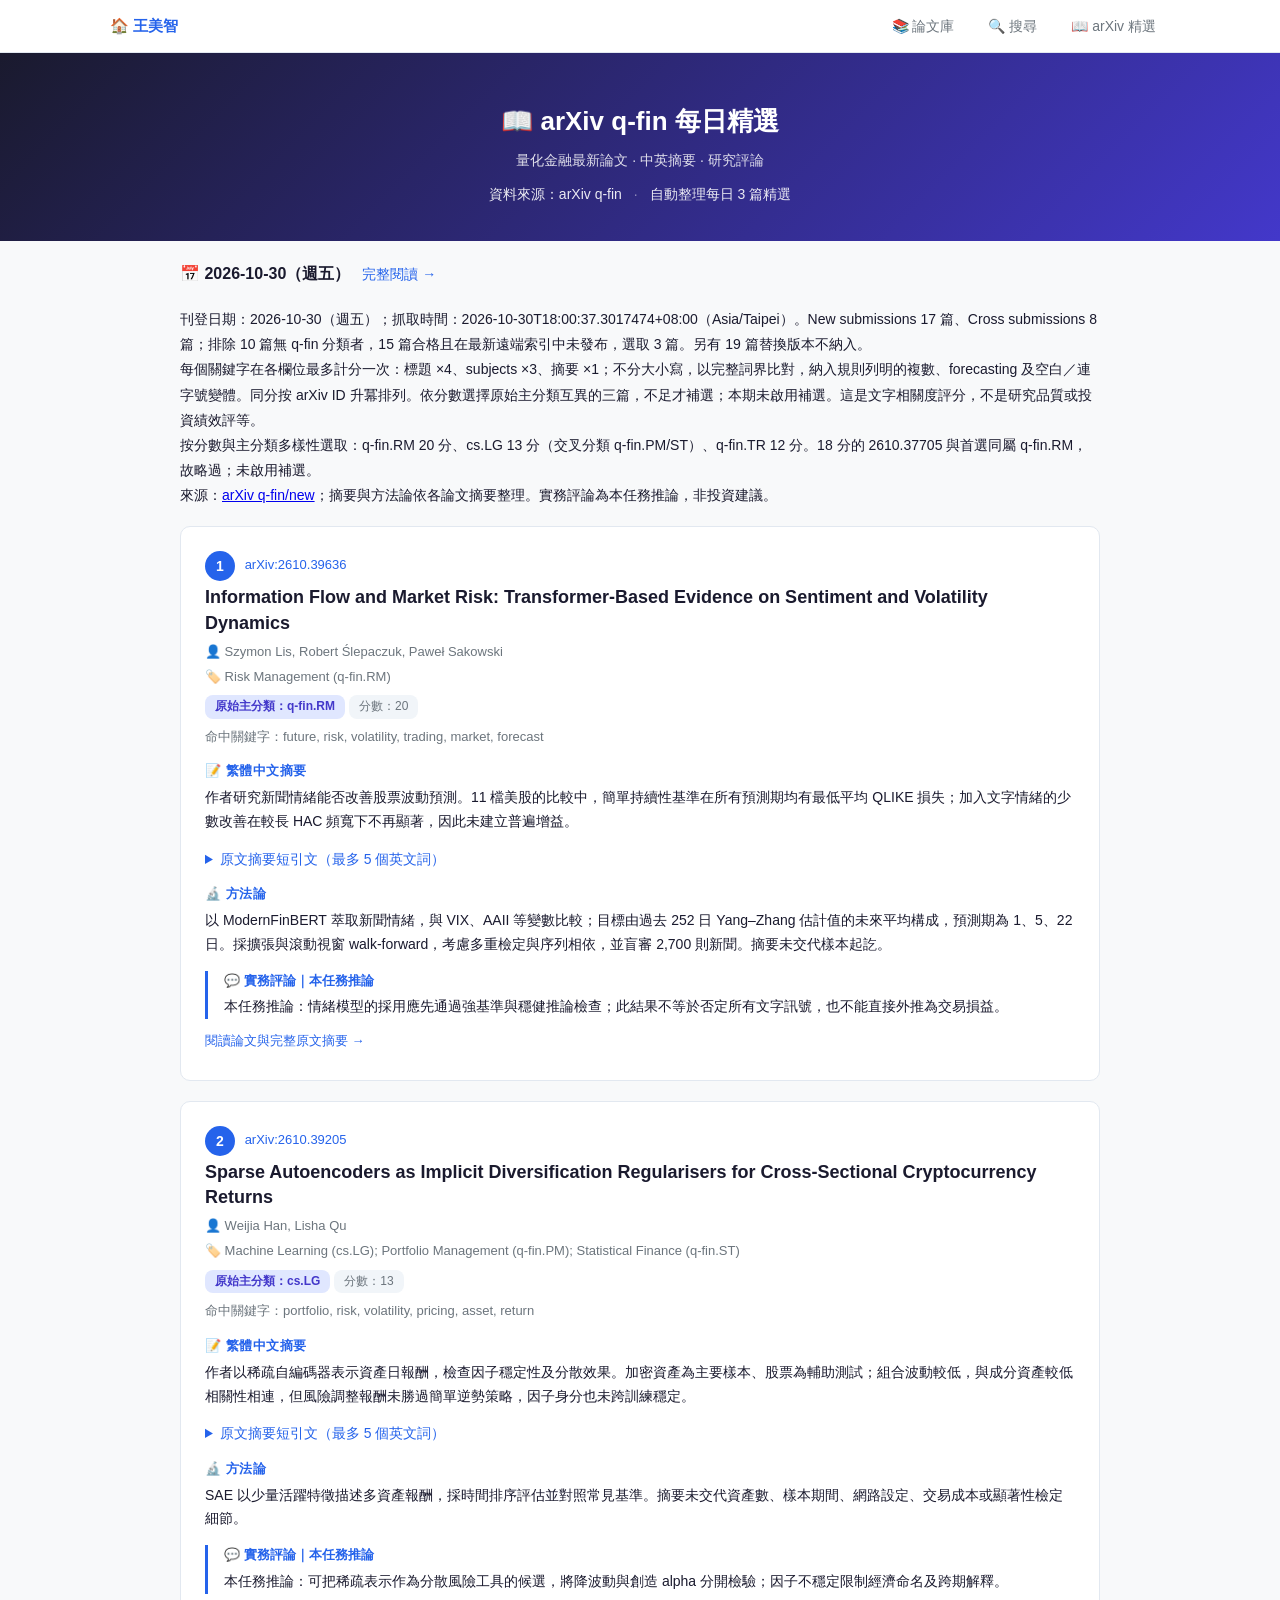
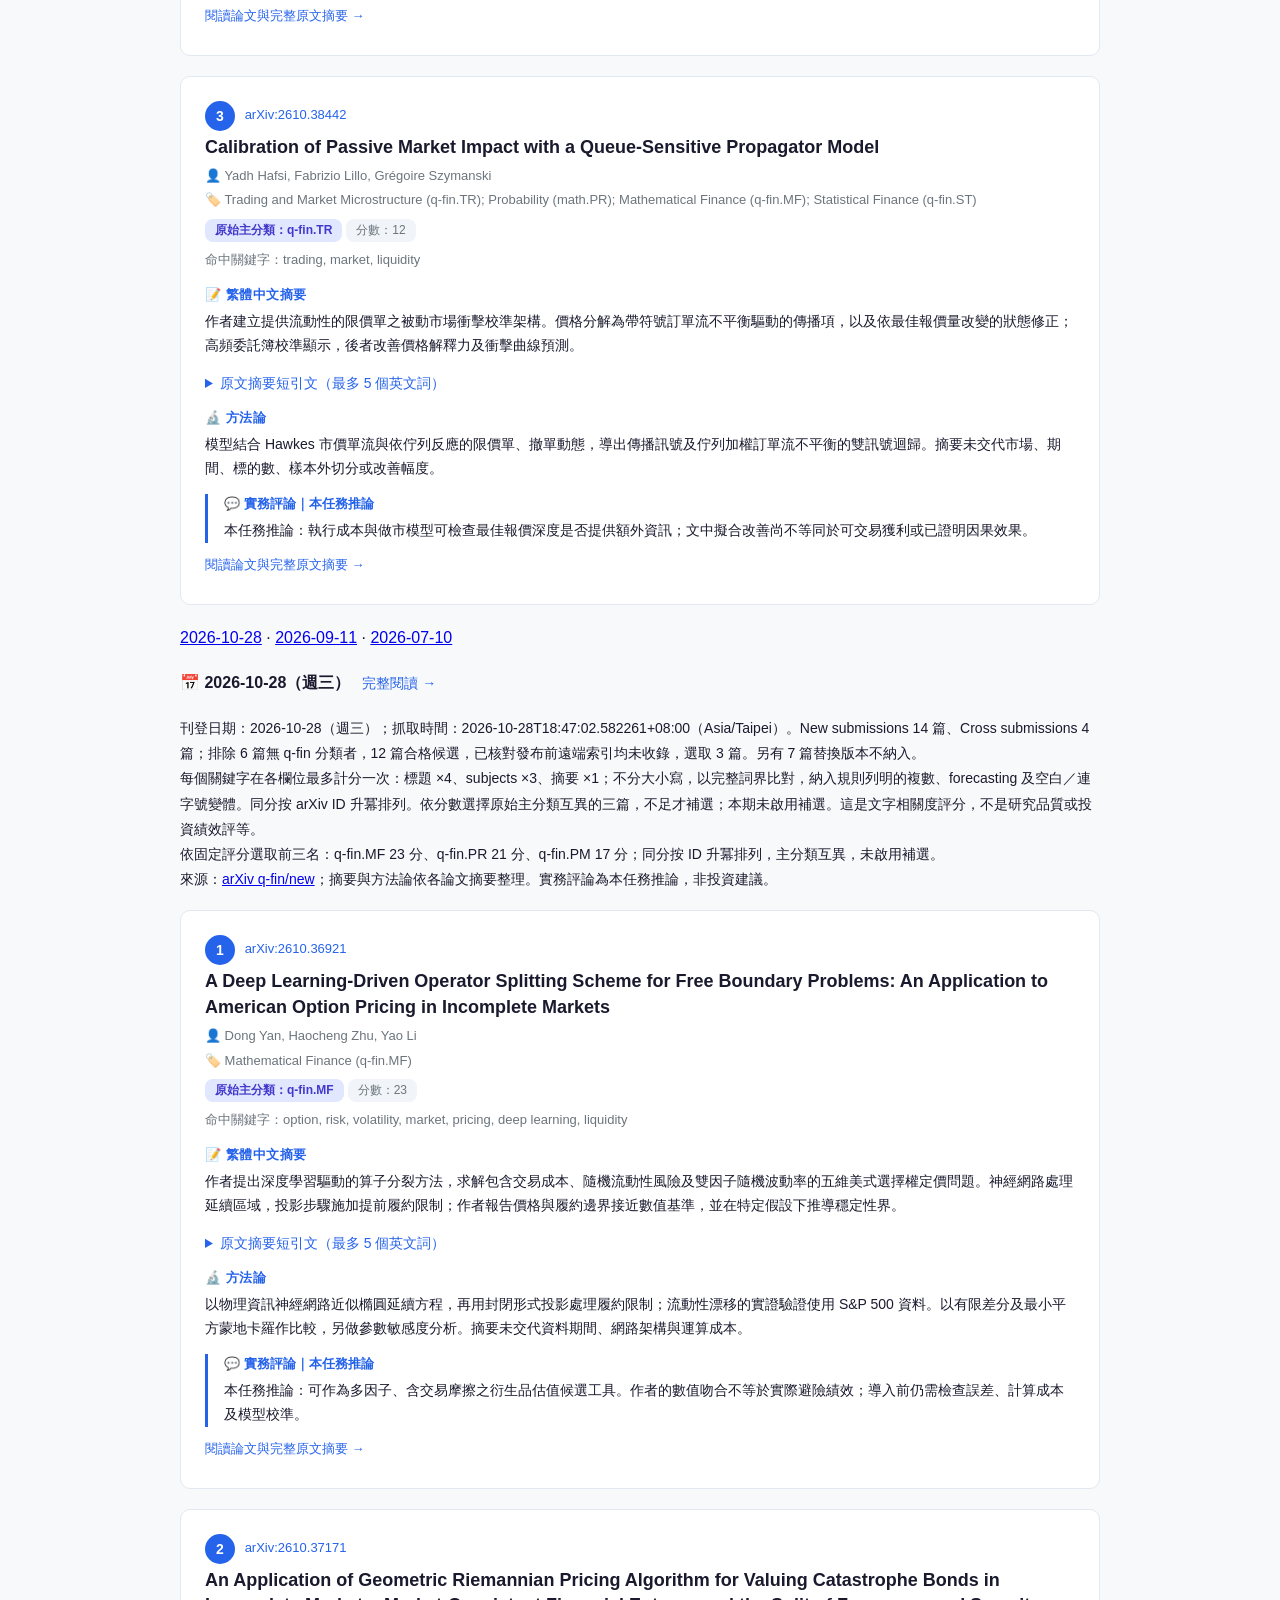
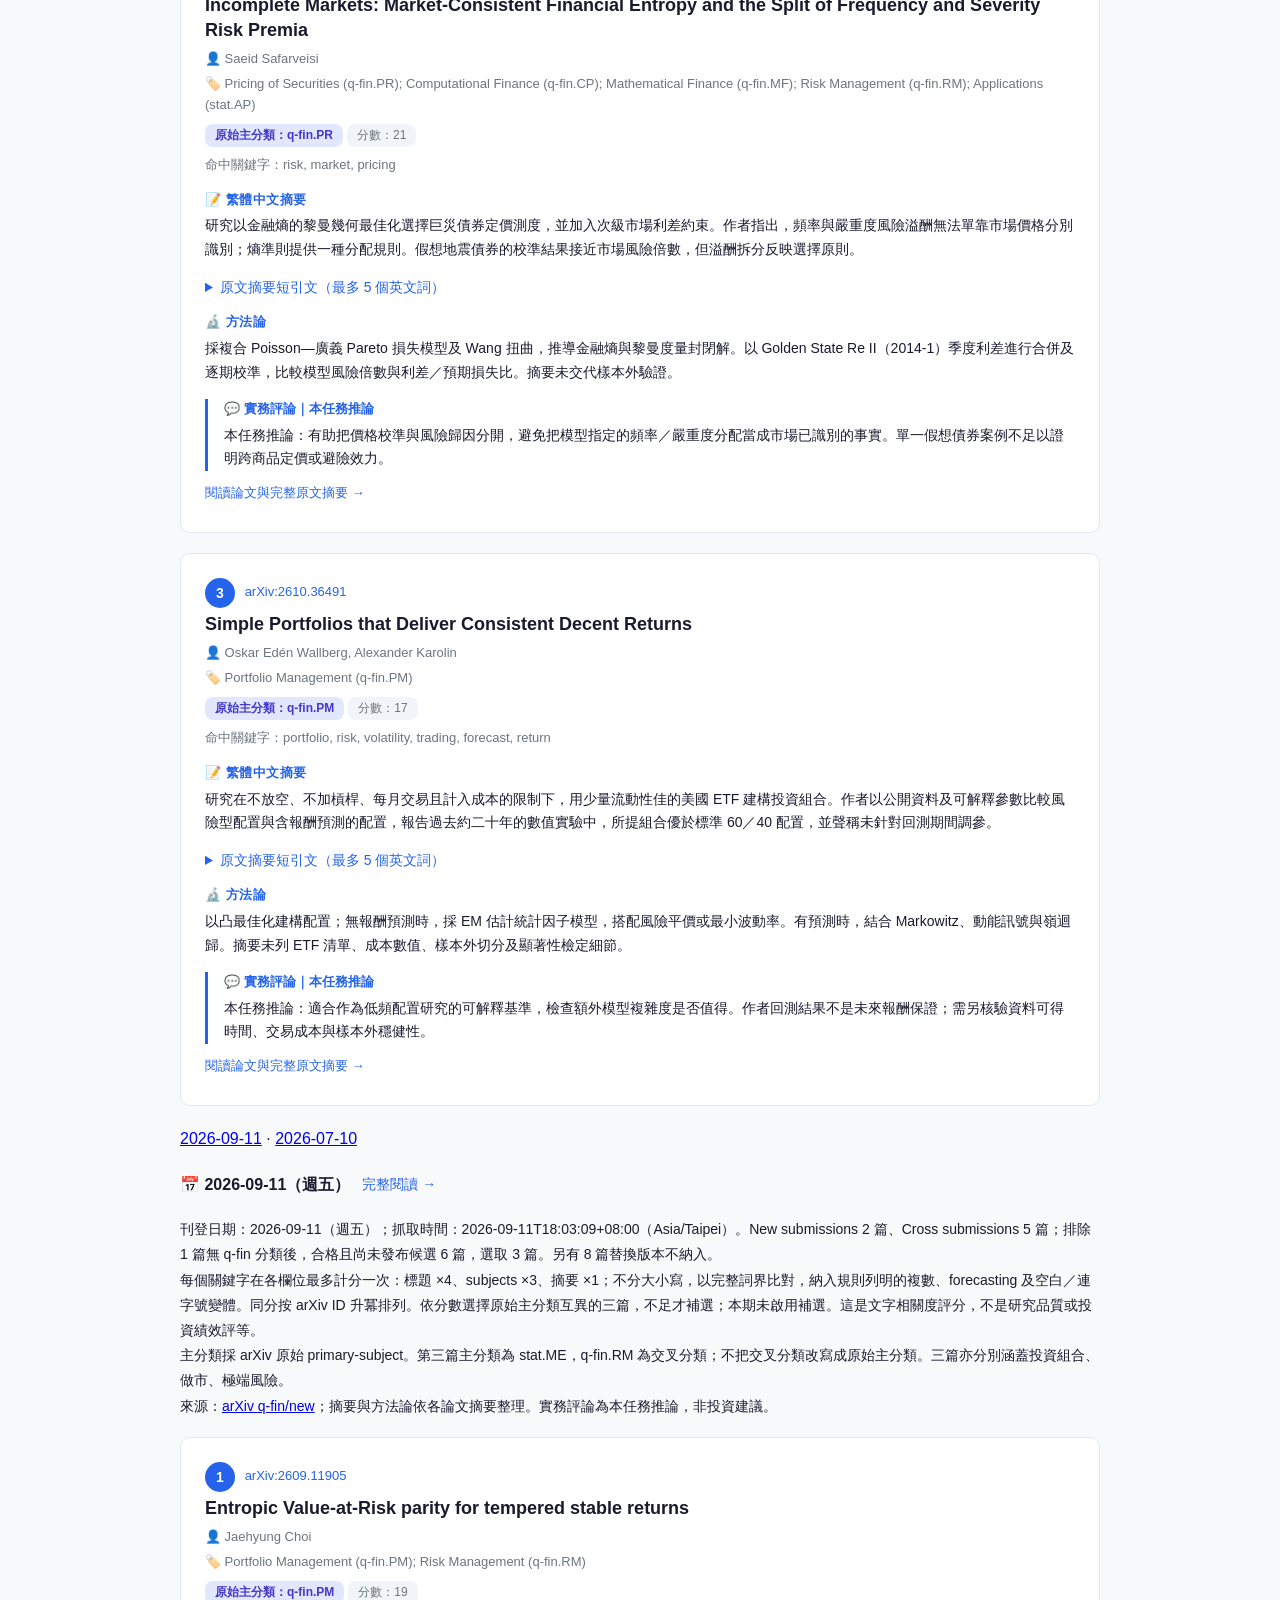
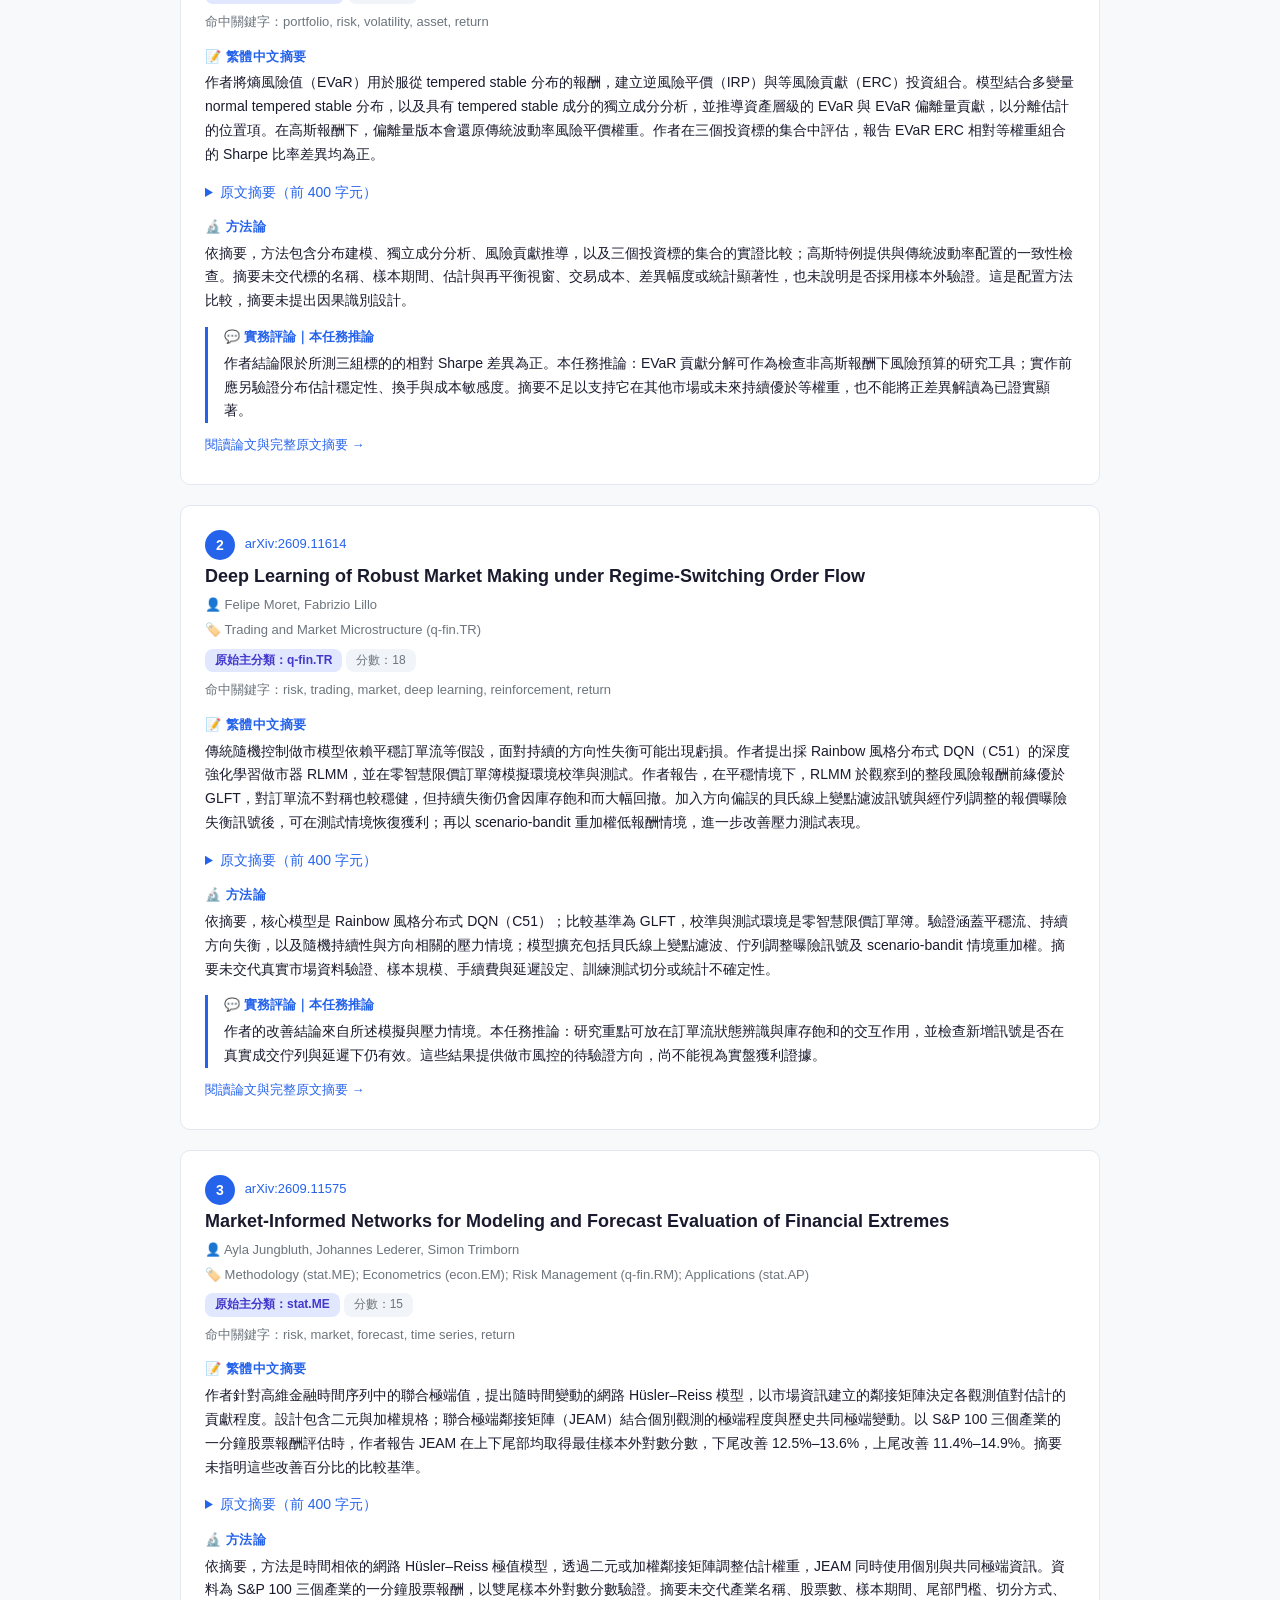
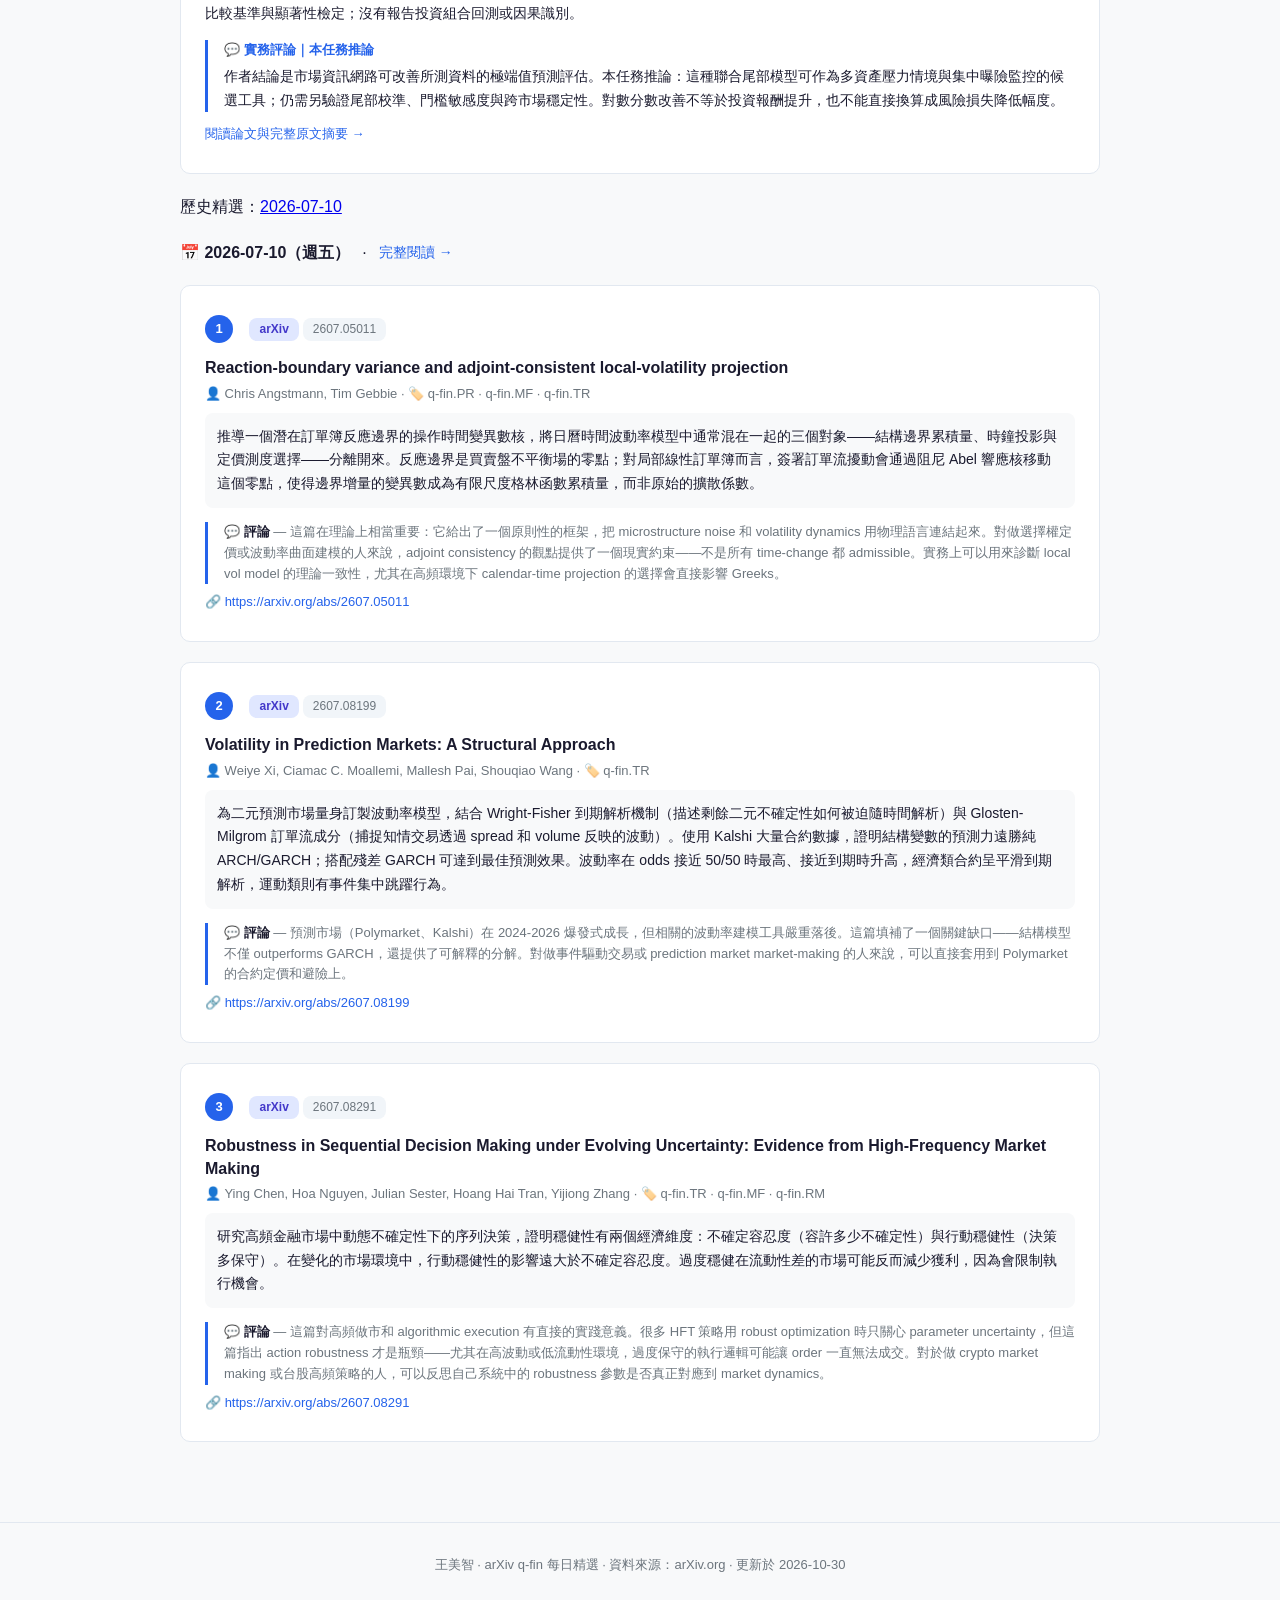
<file: arxiv/index.html>
<!DOCTYPE html>
<html lang="zh-Hant">
<head>
<meta charset="UTF-8">
<meta name="viewport" content="width=device-width, initial-scale=1.0">
<meta name="color-scheme" content="light only">
<title>arXiv q-fin 每日精選 — 王美智</title>
<link rel="stylesheet" href="../style.css">
<style>
/* arXiv 專用樣式 */
.arxiv-hero {
  background: linear-gradient(135deg, #1a1a2e 0%, #4338ca 100%);
  color: #fff; padding: 48px 20px 36px; text-align: center;
}
.arxiv-hero h1 { font-size: 28px; margin-bottom: 6px; }
.arxiv-hero .subtitle { font-size: 15px; opacity: .85; margin-bottom: 12px; }
.arxiv-hero .hero-stats { font-size: 14px; opacity: .9; }
.arxiv-hero .hero-stats .sep { margin: 0 8px; opacity: .5; }

/* 文章卡 */
.arxiv-card {
  background: var(--card-bg); border-radius: var(--radius); padding: 20px 24px;
  border: 1px solid var(--border); margin-bottom: 16px; transition: .15s;
}
.arxiv-card:hover { border-color: var(--accent); box-shadow: 0 2px 8px rgba(37,99,235,.1); }
.arxiv-card .card-num {
  display: inline-block; width: 28px; height: 28px; line-height: 28px;
  text-align: center; border-radius: 50%; background: var(--accent); color: #fff;
  font-size: 13px; font-weight: 700; margin-right: 8px;
}
.arxiv-card h3 { font-size: 16px; font-weight: 600; margin: 8px 0 4px; line-height: 1.4; }
.arxiv-card .meta { font-size: 13px; color: var(--muted); margin-bottom: 4px; }
.arxiv-card .meta a { color: var(--accent); text-decoration: none; }
.arxiv-card .meta a:hover { text-decoration: underline; }
.arxiv-card .tags { display: flex; flex-wrap: wrap; gap: 3px; margin: 6px 0; }
.arxiv-card .tags span {
  padding: 2px 8px; border-radius: 8px; font-size: 11px; font-weight: 500;
  background: var(--tag-bg); color: var(--muted);
}
.arxiv-card .tags .arxiv-tag { background: #e0e7ff; color: #4338ca; }
.arxiv-card .abstract {
  font-size: 14px; line-height: 1.7; color: var(--text); margin: 8px 0;
  padding: 12px; background: var(--bg); border-radius: 8px;
}
.arxiv-card .commentary {
  font-size: 13px; line-height: 1.6; color: var(--muted);
  border-left: 3px solid var(--accent); padding-left: 14px; margin-top: 8px;
}
.arxiv-card .commentary strong { color: var(--text); }

.day-nav { display: flex; align-items: center; gap: 12px; margin-bottom: 20px; }
.day-nav a { color: var(--accent); text-decoration: none; font-size: 14px; }
.day-nav a:hover { text-decoration: underline; }
.day-nav .current { font-weight: 600; color: var(--text); }

.arxiv-hero {
  background: linear-gradient(135deg, #1a1a2e 0%, #4338ca 100%);
  color: #fff; padding: 48px 20px 36px; text-align: center;
}
.arxiv-hero h1 { font-size: 26px; margin-bottom: 6px; }
.arxiv-hero .subtitle { font-size: 14px; opacity: .85; }
.arxiv-card {
  background: var(--card-bg); border-radius: var(--radius); padding: 24px;
  border: 1px solid var(--border); margin-bottom: 20px;
}
.arxiv-card h2 { font-size: 18px; margin: 0 0 6px; line-height: 1.4; }
.arxiv-card .num-badge {
  display: inline-block; width: 30px; height: 30px; line-height: 30px;
  text-align: center; border-radius: 50%; background: var(--accent); color: #fff;
  font-size: 14px; font-weight: 700; margin-right: 6px; vertical-align: middle;
}
.arxiv-card .meta { font-size: 13px; color: var(--muted); margin-bottom: 4px; }
.arxiv-card .meta a { color: var(--accent); }
.arxiv-card .tags { display: flex; flex-wrap: wrap; gap: 4px; margin: 8px 0; }
.arxiv-card .tags span {
  padding: 2px 10px; border-radius: 8px; font-size: 12px;
  background: var(--tag-bg); color: var(--muted);
}
.arxiv-card .tags .arxiv-tag { background: #e0e7ff; color: #4338ca; font-weight: 600; }
.arxiv-card .section { margin-top: 14px; }
.arxiv-card .section h4 {
  font-size: 13px; font-weight: 700; color: var(--accent);
  text-transform: uppercase; letter-spacing: .5px; margin-bottom: 4px;
}
.arxiv-card .section p { font-size: 14px; line-height: 1.7; margin: 0; }
.arxiv-card .commentary {
  border-left: 3px solid var(--accent); padding-left: 16px; margin-top: 14px;
}
.arxiv-card .commentary p { font-size: 14px; line-height: 1.7; color: var(--text); margin: 0; }
.back-link { display: inline-block; margin-bottom: 20px; color: var(--accent); text-decoration: none; font-size: 14px; }
.back-link:hover { text-decoration: underline; }

.arxiv-card { overflow-wrap: anywhere; }
.section summary { cursor: pointer; color: var(--accent); font-size: 14px; }
.section p { margin-top: 6px; }
.commentary h4 { font-size: 13px; color: var(--accent); margin-bottom: 4px; }
.selection-note { font-size: 14px; line-height: 1.8; margin: 18px 0; }
.day-nav { flex-wrap: wrap; }
.archive-links { margin: 20px 0; }
@media (max-width: 600px) {
  .nav-inner { height: auto; min-height: 52px; flex-wrap: wrap; padding: 10px 16px; gap: 6px; }
  .nav-links { flex-wrap: wrap; }
  .nav-links a { padding: 5px 8px; font-size: 12px; }
  .arxiv-card { padding: 18px 16px; }
  .arxiv-hero h1 { font-size: 24px; }
  .container { padding: 16px; }
}
</style>
</head>
<body>

<!-- 導覽列 -->
<nav class="topnav"><div class="nav-inner"><a href="../index.html" class="nav-brand">🏠 王美智</a><div class="nav-links"><a href="../index.html">📚 論文庫</a><a href="../search.html">🔍 搜尋</a><a href="index.html">📖 arXiv 精選</a></div></div></nav>

<!-- Hero -->
<div class="arxiv-hero">
  <h1>📖 arXiv q-fin 每日精選</h1>
  <p class="subtitle">量化金融最新論文 · 中英摘要 · 研究評論</p>
  <div class="hero-stats">
    <span>資料來源：arXiv q-fin</span>
    <span class="sep">·</span>
    <span>自動整理每日 3 篇精選</span>
  </div>
</div>

<main class="container">
<section aria-label="最新一期"><div class="day-nav"><span class="current">📅 2026-10-30（週五）</span><a href="2026-10-30.html">完整閱讀 →</a></div><aside class="selection-note"><p>刊登日期：2026-10-30（週五）；抓取時間：2026-10-30T18:00:37.3017474+08:00（Asia/Taipei）。New submissions 17 篇、Cross submissions 8 篇；排除 10 篇無 q-fin 分類者，15 篇合格且在最新遠端索引中未發布，選取 3 篇。另有 19 篇替換版本不納入。</p><p>每個關鍵字在各欄位最多計分一次：標題 ×4、subjects ×3、摘要 ×1；不分大小寫，以完整詞界比對，納入規則列明的複數、forecasting 及空白／連字號變體。同分按 arXiv ID 升冪排列。依分數選擇原始主分類互異的三篇，不足才補選；本期未啟用補選。這是文字相關度評分，不是研究品質或投資績效評等。</p><p>按分數與主分類多樣性選取：q-fin.RM 20 分、cs.LG 13 分（交叉分類 q-fin.PM/ST）、q-fin.TR 12 分。18 分的 2610.37705 與首選同屬 q-fin.RM，故略過；未啟用補選。</p><p>來源：<a href="https://arxiv.org/list/q-fin/new">arXiv q-fin/new</a>；摘要與方法論依各論文摘要整理。實務評論為本任務推論，非投資建議。</p></aside><article class="arxiv-card" id="paper-2610.39636">
<div class="meta"><span class="num-badge">1</span> <a href="https://arxiv.org/abs/2610.39636">arXiv:2610.39636</a></div>
<h2>Information Flow and Market Risk: Transformer-Based Evidence on Sentiment and Volatility Dynamics</h2>
<p class="meta authors">👤 Szymon Lis, Robert Ślepaczuk, Paweł Sakowski</p>
<p class="meta subjects">🏷️ Risk Management (q-fin.RM)</p>
<div class="tags"><span class="arxiv-tag">原始主分類：q-fin.RM</span><span>分數：20</span></div>
<p class="meta">命中關鍵字：future, risk, volatility, trading, market, forecast</p>
<div class="section"><h4>📝 繁體中文摘要</h4><p>作者研究新聞情緒能否改善股票波動預測。11 檔美股的比較中，簡單持續性基準在所有預測期均有最低平均 QLIKE 損失；加入文字情緒的少數改善在較長 HAC 頻寬下不再顯著，因此未建立普遍增益。</p></div>
<details class="section"><summary>原文摘要短引文（最多 5 個英文詞）</summary><p lang="en">This study examines whether transformer-based…</p></details>
<div class="section"><h4>🔬 方法論</h4><p>以 ModernFinBERT 萃取新聞情緒，與 VIX、AAII 等變數比較；目標由過去 252 日 Yang–Zhang 估計值的未來平均構成，預測期為 1、5、22 日。採擴張與滾動視窗 walk-forward，考慮多重檢定與序列相依，並盲審 2,700 則新聞。摘要未交代樣本起訖。</p></div>
<div class="commentary"><h4>💬 實務評論｜本任務推論</h4><p>本任務推論：情緒模型的採用應先通過強基準與穩健推論檢查；此結果不等於否定所有文字訊號，也不能直接外推為交易損益。</p></div>
<p class="meta" style="margin-top:12px"><a href="https://arxiv.org/abs/2610.39636">閱讀論文與完整原文摘要 →</a></p>
</article>
<article class="arxiv-card" id="paper-2610.39205">
<div class="meta"><span class="num-badge">2</span> <a href="https://arxiv.org/abs/2610.39205">arXiv:2610.39205</a></div>
<h2>Sparse Autoencoders as Implicit Diversification Regularisers for Cross-Sectional Cryptocurrency Returns</h2>
<p class="meta authors">👤 Weijia Han, Lisha Qu</p>
<p class="meta subjects">🏷️ Machine Learning (cs.LG); Portfolio Management (q-fin.PM); Statistical Finance (q-fin.ST)</p>
<div class="tags"><span class="arxiv-tag">原始主分類：cs.LG</span><span>分數：13</span></div>
<p class="meta">命中關鍵字：portfolio, risk, volatility, pricing, asset, return</p>
<div class="section"><h4>📝 繁體中文摘要</h4><p>作者以稀疏自編碼器表示資產日報酬，檢查因子穩定性及分散效果。加密資產為主要樣本、股票為輔助測試；組合波動較低，與成分資產較低相關性相連，但風險調整報酬未勝過簡單逆勢策略，因子身分也未跨訓練穩定。</p></div>
<details class="section"><summary>原文摘要短引文（最多 5 個英文詞）</summary><p lang="en">Factor models are central to…</p></details>
<div class="section"><h4>🔬 方法論</h4><p>SAE 以少量活躍特徵描述多資產報酬，採時間排序評估並對照常見基準。摘要未交代資產數、樣本期間、網路設定、交易成本或顯著性檢定細節。</p></div>
<div class="commentary"><h4>💬 實務評論｜本任務推論</h4><p>本任務推論：可把稀疏表示作為分散風險工具的候選，將降波動與創造 alpha 分開檢驗；因子不穩定限制經濟命名及跨期解釋。</p></div>
<p class="meta" style="margin-top:12px"><a href="https://arxiv.org/abs/2610.39205">閱讀論文與完整原文摘要 →</a></p>
</article>
<article class="arxiv-card" id="paper-2610.38442">
<div class="meta"><span class="num-badge">3</span> <a href="https://arxiv.org/abs/2610.38442">arXiv:2610.38442</a></div>
<h2>Calibration of Passive Market Impact with a Queue-Sensitive Propagator Model</h2>
<p class="meta authors">👤 Yadh Hafsi, Fabrizio Lillo, Grégoire Szymanski</p>
<p class="meta subjects">🏷️ Trading and Market Microstructure (q-fin.TR); Probability (math.PR); Mathematical Finance (q-fin.MF); Statistical Finance (q-fin.ST)</p>
<div class="tags"><span class="arxiv-tag">原始主分類：q-fin.TR</span><span>分數：12</span></div>
<p class="meta">命中關鍵字：trading, market, liquidity</p>
<div class="section"><h4>📝 繁體中文摘要</h4><p>作者建立提供流動性的限價單之被動市場衝擊校準架構。價格分解為帶符號訂單流不平衡驅動的傳播項，以及依最佳報價量改變的狀態修正；高頻委託簿校準顯示，後者改善價格解釋力及衝擊曲線預測。</p></div>
<details class="section"><summary>原文摘要短引文（最多 5 個英文詞）</summary><p lang="en">We develop a framework for…</p></details>
<div class="section"><h4>🔬 方法論</h4><p>模型結合 Hawkes 市價單流與依佇列反應的限價單、撤單動態，導出傳播訊號及佇列加權訂單流不平衡的雙訊號迴歸。摘要未交代市場、期間、標的數、樣本外切分或改善幅度。</p></div>
<div class="commentary"><h4>💬 實務評論｜本任務推論</h4><p>本任務推論：執行成本與做市模型可檢查最佳報價深度是否提供額外資訊；文中擬合改善尚不等同於可交易獲利或已證明因果效果。</p></div>
<p class="meta" style="margin-top:12px"><a href="https://arxiv.org/abs/2610.38442">閱讀論文與完整原文摘要 →</a></p>
</article></section>
<nav class="archive-links" aria-label="往期入口"><a href="2026-10-28.html">2026-10-28</a> · <a href="2026-09-11.html">2026-09-11</a> · <a href="2026-07-10.html">2026-07-10</a></nav>

<section aria-label="歷史一期 2026-10-28"><div class="day-nav"><span class="current">📅 2026-10-28（週三）</span><a href="2026-10-28.html">完整閱讀 →</a></div><aside class="selection-note"><p>刊登日期：2026-10-28（週三）；抓取時間：2026-10-28T18:47:02.582261+08:00（Asia/Taipei）。New submissions 14 篇、Cross submissions 4 篇；排除 6 篇無 q-fin 分類者，12 篇合格候選，已核對發布前遠端索引均未收錄，選取 3 篇。另有 7 篇替換版本不納入。</p><p>每個關鍵字在各欄位最多計分一次：標題 ×4、subjects ×3、摘要 ×1；不分大小寫，以完整詞界比對，納入規則列明的複數、forecasting 及空白／連字號變體。同分按 arXiv ID 升冪排列。依分數選擇原始主分類互異的三篇，不足才補選；本期未啟用補選。這是文字相關度評分，不是研究品質或投資績效評等。</p><p>依固定評分選取前三名：q-fin.MF 23 分、q-fin.PR 21 分、q-fin.PM 17 分；同分按 ID 升冪排列，主分類互異，未啟用補選。</p><p>來源：<a href="https://arxiv.org/list/q-fin/new">arXiv q-fin/new</a>；摘要與方法論依各論文摘要整理。實務評論為本任務推論，非投資建議。</p></aside><article class="arxiv-card" id="paper-2610.36921">
<div class="meta"><span class="num-badge">1</span> <a href="https://arxiv.org/abs/2610.36921">arXiv:2610.36921</a></div>
<h2>A Deep Learning-Driven Operator Splitting Scheme for Free Boundary Problems: An Application to American Option Pricing in Incomplete Markets</h2>
<p class="meta authors">👤 Dong Yan, Haocheng Zhu, Yao Li</p>
<p class="meta subjects">🏷️ Mathematical Finance (q-fin.MF)</p>
<div class="tags"><span class="arxiv-tag">原始主分類：q-fin.MF</span><span>分數：23</span></div>
<p class="meta">命中關鍵字：option, risk, volatility, market, pricing, deep learning, liquidity</p>
<div class="section"><h4>📝 繁體中文摘要</h4><p>作者提出深度學習驅動的算子分裂方法，求解包含交易成本、隨機流動性風險及雙因子隨機波動率的五維美式選擇權定價問題。神經網路處理延續區域，投影步驟施加提前履約限制；作者報告價格與履約邊界接近數值基準，並在特定假設下推導穩定性界。</p></div>
<details class="section"><summary>原文摘要短引文（最多 5 個英文詞）</summary><p lang="en">This paper proposes a deep…</p></details>
<div class="section"><h4>🔬 方法論</h4><p>以物理資訊神經網路近似橢圓延續方程，再用封閉形式投影處理履約限制；流動性漂移的實證驗證使用 S&amp;P 500 資料。以有限差分及最小平方蒙地卡羅作比較，另做參數敏感度分析。摘要未交代資料期間、網路架構與運算成本。</p></div>
<div class="commentary"><h4>💬 實務評論｜本任務推論</h4><p>本任務推論：可作為多因子、含交易摩擦之衍生品估值候選工具。作者的數值吻合不等於實際避險績效；導入前仍需檢查誤差、計算成本及模型校準。</p></div>
<p class="meta" style="margin-top:12px"><a href="https://arxiv.org/abs/2610.36921">閱讀論文與完整原文摘要 →</a></p>
</article>
<article class="arxiv-card" id="paper-2610.37171">
<div class="meta"><span class="num-badge">2</span> <a href="https://arxiv.org/abs/2610.37171">arXiv:2610.37171</a></div>
<h2>An Application of Geometric Riemannian Pricing Algorithm for Valuing Catastrophe Bonds in Incomplete Markets: Market-Consistent Financial Entropy and the Split of Frequency and Severity Risk Premia</h2>
<p class="meta authors">👤 Saeid Safarveisi</p>
<p class="meta subjects">🏷️ Pricing of Securities (q-fin.PR); Computational Finance (q-fin.CP); Mathematical Finance (q-fin.MF); Risk Management (q-fin.RM); Applications (stat.AP)</p>
<div class="tags"><span class="arxiv-tag">原始主分類：q-fin.PR</span><span>分數：21</span></div>
<p class="meta">命中關鍵字：risk, market, pricing</p>
<div class="section"><h4>📝 繁體中文摘要</h4><p>研究以金融熵的黎曼幾何最佳化選擇巨災債券定價測度，並加入次級市場利差約束。作者指出，頻率與嚴重度風險溢酬無法單靠市場價格分別識別；熵準則提供一種分配規則。假想地震債券的校準結果接近市場風險倍數，但溢酬拆分反映選擇原則。</p></div>
<details class="section"><summary>原文摘要短引文（最多 5 個英文詞）</summary><p lang="en">This paper presents a framework…</p></details>
<div class="section"><h4>🔬 方法論</h4><p>採複合 Poisson—廣義 Pareto 損失模型及 Wang 扭曲，推導金融熵與黎曼度量封閉解。以 Golden State Re II（2014-1）季度利差進行合併及逐期校準，比較模型風險倍數與利差／預期損失比。摘要未交代樣本外驗證。</p></div>
<div class="commentary"><h4>💬 實務評論｜本任務推論</h4><p>本任務推論：有助把價格校準與風險歸因分開，避免把模型指定的頻率／嚴重度分配當成市場已識別的事實。單一假想債券案例不足以證明跨商品定價或避險效力。</p></div>
<p class="meta" style="margin-top:12px"><a href="https://arxiv.org/abs/2610.37171">閱讀論文與完整原文摘要 →</a></p>
</article>
<article class="arxiv-card" id="paper-2610.36491">
<div class="meta"><span class="num-badge">3</span> <a href="https://arxiv.org/abs/2610.36491">arXiv:2610.36491</a></div>
<h2>Simple Portfolios that Deliver Consistent Decent Returns</h2>
<p class="meta authors">👤 Oskar Edén Wallberg, Alexander Karolin</p>
<p class="meta subjects">🏷️ Portfolio Management (q-fin.PM)</p>
<div class="tags"><span class="arxiv-tag">原始主分類：q-fin.PM</span><span>分數：17</span></div>
<p class="meta">命中關鍵字：portfolio, risk, volatility, trading, forecast, return</p>
<div class="section"><h4>📝 繁體中文摘要</h4><p>研究在不放空、不加槓桿、每月交易且計入成本的限制下，用少量流動性佳的美國 ETF 建構投資組合。作者以公開資料及可解釋參數比較風險型配置與含報酬預測的配置，報告過去約二十年的數值實驗中，所提組合優於標準 60／40 配置，並聲稱未針對回測期間調參。</p></div>
<details class="section"><summary>原文摘要短引文（最多 5 個英文詞）</summary><p lang="en">Portfolio construction has been studied…</p></details>
<div class="section"><h4>🔬 方法論</h4><p>以凸最佳化建構配置；無報酬預測時，採 EM 估計統計因子模型，搭配風險平價或最小波動率。有預測時，結合 Markowitz、動能訊號與嶺迴歸。摘要未列 ETF 清單、成本數值、樣本外切分及顯著性檢定細節。</p></div>
<div class="commentary"><h4>💬 實務評論｜本任務推論</h4><p>本任務推論：適合作為低頻配置研究的可解釋基準，檢查額外模型複雜度是否值得。作者回測結果不是未來報酬保證；需另核驗資料可得時間、交易成本與樣本外穩健性。</p></div>
<p class="meta" style="margin-top:12px"><a href="https://arxiv.org/abs/2610.36491">閱讀論文與完整原文摘要 →</a></p>
</article></section>
<nav class="archive-links" aria-label="往期入口"><a href="2026-09-11.html">2026-09-11</a> · <a href="2026-07-10.html">2026-07-10</a></nav>

<section aria-label="歷史一期 2026-09-11"><div class="day-nav"><span class="current">📅 2026-09-11（週五）</span><a href="2026-09-11.html">完整閱讀 →</a></div><aside class="selection-note"><p>刊登日期：2026-09-11（週五）；抓取時間：2026-09-11T18:03:09+08:00（Asia/Taipei）。New submissions 2 篇、Cross submissions 5 篇；排除 1 篇無 q-fin 分類後，合格且尚未發布候選 6 篇，選取 3 篇。另有 8 篇替換版本不納入。</p><p>每個關鍵字在各欄位最多計分一次：標題 ×4、subjects ×3、摘要 ×1；不分大小寫，以完整詞界比對，納入規則列明的複數、forecasting 及空白／連字號變體。同分按 arXiv ID 升冪排列。依分數選擇原始主分類互異的三篇，不足才補選；本期未啟用補選。這是文字相關度評分，不是研究品質或投資績效評等。</p><p>主分類採 arXiv 原始 primary-subject。第三篇主分類為 stat.ME，q-fin.RM 為交叉分類；不把交叉分類改寫成原始主分類。三篇亦分別涵蓋投資組合、做市、極端風險。</p><p>來源：<a href="https://arxiv.org/list/q-fin/new">arXiv q-fin/new</a>；摘要與方法論依各論文摘要整理。實務評論為本任務推論，非投資建議。</p></aside><article class="arxiv-card" id="paper-2609.11905">
<div class="meta"><span class="num-badge">1</span> <a href="https://arxiv.org/abs/2609.11905">arXiv:2609.11905</a></div>
<h2>Entropic Value-at-Risk parity for tempered stable returns</h2>
<p class="meta authors">👤 Jaehyung Choi</p>
<p class="meta subjects">🏷️ Portfolio Management (q-fin.PM); Risk Management (q-fin.RM)</p>
<div class="tags"><span class="arxiv-tag">原始主分類：q-fin.PM</span><span>分數：19</span></div>
<p class="meta">命中關鍵字：portfolio, risk, volatility, asset, return</p>
<div class="section"><h4>📝 繁體中文摘要</h4><p>作者將熵風險值（EVaR）用於服從 tempered stable 分布的報酬，建立逆風險平價（IRP）與等風險貢獻（ERC）投資組合。模型結合多變量 normal tempered stable 分布，以及具有 tempered stable 成分的獨立成分分析，並推導資產層級的 EVaR 與 EVaR 偏離量貢獻，以分離估計的位置項。在高斯報酬下，偏離量版本會還原傳統波動率風險平價權重。作者在三個投資標的集合中評估，報告 EVaR ERC 相對等權重組合的 Sharpe 比率差異均為正。</p></div>
<details class="section"><summary>原文摘要（前 400 字元）</summary><p lang="en">We develop Entropic Value-at-Risk (EVaR) parity for tempered stable returns. EVaR-based inverse risk parity (IRP) and equal risk contribution (ERC) portfolios are constructed using multivariate normal tempered stable models and independent component analysis with tempered stable components. We derive the corresponding asset-level EVaR and EVaR-deviation contributions and use the latter to separate…</p></details>
<div class="section"><h4>🔬 方法論</h4><p>依摘要，方法包含分布建模、獨立成分分析、風險貢獻推導，以及三個投資標的集合的實證比較；高斯特例提供與傳統波動率配置的一致性檢查。摘要未交代標的名稱、樣本期間、估計與再平衡視窗、交易成本、差異幅度或統計顯著性，也未說明是否採用樣本外驗證。這是配置方法比較，摘要未提出因果識別設計。</p></div>
<div class="commentary"><h4>💬 實務評論｜本任務推論</h4><p>作者結論限於所測三組標的的相對 Sharpe 差異為正。本任務推論：EVaR 貢獻分解可作為檢查非高斯報酬下風險預算的研究工具；實作前應另驗證分布估計穩定性、換手與成本敏感度。摘要不足以支持它在其他市場或未來持續優於等權重，也不能將正差異解讀為已證實顯著。</p></div>
<p class="meta" style="margin-top:12px"><a href="https://arxiv.org/abs/2609.11905">閱讀論文與完整原文摘要 →</a></p>
</article>

<article class="arxiv-card" id="paper-2609.11614">
<div class="meta"><span class="num-badge">2</span> <a href="https://arxiv.org/abs/2609.11614">arXiv:2609.11614</a></div>
<h2>Deep Learning of Robust Market Making under Regime-Switching Order Flow</h2>
<p class="meta authors">👤 Felipe Moret, Fabrizio Lillo</p>
<p class="meta subjects">🏷️ Trading and Market Microstructure (q-fin.TR)</p>
<div class="tags"><span class="arxiv-tag">原始主分類：q-fin.TR</span><span>分數：18</span></div>
<p class="meta">命中關鍵字：risk, trading, market, deep learning, reinforcement, return</p>
<div class="section"><h4>📝 繁體中文摘要</h4><p>傳統隨機控制做市模型依賴平穩訂單流等假設，面對持續的方向性失衡可能出現虧損。作者提出採 Rainbow 風格分布式 DQN（C51）的深度強化學習做市器 RLMM，並在零智慧限價訂單簿模擬環境校準與測試。作者報告，在平穩情境下，RLMM 於觀察到的整段風險報酬前緣優於 GLFT，對訂單流不對稱也較穩健，但持續失衡仍會因庫存飽和而大幅回撤。加入方向偏誤的貝氏線上變點濾波訊號與經佇列調整的報價曝險失衡訊號後，可在測試情境恢復獲利；再以 scenario-bandit 重加權低報酬情境，進一步改善壓力測試表現。</p></div>
<details class="section"><summary>原文摘要（前 400 字元）</summary><p lang="en">Classical market-making strategies based on stochastic control, such as the Avellaneda-Stoikov and the Guéant-Lehalle-Fernandez-Tapia (GLFT) extension, provide closed-form quoting rules, but rest on assumptions that break down at realistic microstructure timescales. One of them is that order flow is stationary, while empirical evidence points to the existence of regimes, possibly associated with a…</p></details>
<div class="section"><h4>🔬 方法論</h4><p>依摘要，核心模型是 Rainbow 風格分布式 DQN（C51）；比較基準為 GLFT，校準與測試環境是零智慧限價訂單簿。驗證涵蓋平穩流、持續方向失衡，以及隨機持續性與方向相關的壓力情境；模型擴充包括貝氏線上變點濾波、佇列調整曝險訊號及 scenario-bandit 情境重加權。摘要未交代真實市場資料驗證、樣本規模、手續費與延遲設定、訓練測試切分或統計不確定性。</p></div>
<div class="commentary"><h4>💬 實務評論｜本任務推論</h4><p>作者的改善結論來自所述模擬與壓力情境。本任務推論：研究重點可放在訂單流狀態辨識與庫存飽和的交互作用，並檢查新增訊號是否在真實成交佇列與延遲下仍有效。這些結果提供做市風控的待驗證方向，尚不能視為實盤獲利證據。</p></div>
<p class="meta" style="margin-top:12px"><a href="https://arxiv.org/abs/2609.11614">閱讀論文與完整原文摘要 →</a></p>
</article>

<article class="arxiv-card" id="paper-2609.11575">
<div class="meta"><span class="num-badge">3</span> <a href="https://arxiv.org/abs/2609.11575">arXiv:2609.11575</a></div>
<h2>Market-Informed Networks for Modeling and Forecast Evaluation of Financial Extremes</h2>
<p class="meta authors">👤 Ayla Jungbluth, Johannes Lederer, Simon Trimborn</p>
<p class="meta subjects">🏷️ Methodology (stat.ME); Econometrics (econ.EM); Risk Management (q-fin.RM); Applications (stat.AP)</p>
<div class="tags"><span class="arxiv-tag">原始主分類：stat.ME</span><span>分數：15</span></div>
<p class="meta">命中關鍵字：risk, market, forecast, time series, return</p>
<div class="section"><h4>📝 繁體中文摘要</h4><p>作者針對高維金融時間序列中的聯合極端值，提出隨時間變動的網路 Hüsler–Reiss 模型，以市場資訊建立的鄰接矩陣決定各觀測值對估計的貢獻程度。設計包含二元與加權規格；聯合極端鄰接矩陣（JEAM）結合個別觀測的極端程度與歷史共同極端變動。以 S&amp;P 100 三個產業的一分鐘股票報酬評估時，作者報告 JEAM 在上下尾部均取得最佳樣本外對數分數，下尾改善 12.5%–13.6%，上尾改善 11.4%–14.9%。摘要未指明這些改善百分比的比較基準。</p></div>
<details class="section"><summary>原文摘要（前 400 字元）</summary><p lang="en">Modeling the joint distribution of extreme values in high-dimensional financial time series is challenging because extremes are sparse and locally extreme observations are not necessarily extreme relative to their full marginal distribution. To address this, we introduce a time-dependent network Hüsler-Reiss model in which market-informed adjacency matrices determine how strongly observations cont…</p></details>
<div class="section"><h4>🔬 方法論</h4><p>依摘要，方法是時間相依的網路 Hüsler–Reiss 極值模型，透過二元或加權鄰接矩陣調整估計權重，JEAM 同時使用個別與共同極端資訊。資料為 S&amp;P 100 三個產業的一分鐘股票報酬，以雙尾樣本外對數分數驗證。摘要未交代產業名稱、股票數、樣本期間、尾部門檻、切分方式、比較基準與顯著性檢定；沒有報告投資組合回測或因果識別。</p></div>
<div class="commentary"><h4>💬 實務評論｜本任務推論</h4><p>作者結論是市場資訊網路可改善所測資料的極端值預測評估。本任務推論：這種聯合尾部模型可作為多資產壓力情境與集中曝險監控的候選工具；仍需另驗證尾部校準、門檻敏感度與跨市場穩定性。對數分數改善不等於投資報酬提升，也不能直接換算成風險損失降低幅度。</p></div>
<p class="meta" style="margin-top:12px"><a href="https://arxiv.org/abs/2609.11575">閱讀論文與完整原文摘要 →</a></p>
</article></section>
<nav class="archive-links" aria-label="歷史精選">歷史精選：<a href="2026-07-10.html">2026-07-10</a></nav>


<div class="day-nav">
  <span class="current">📅 2026-07-10（週五）</span>
  <span class="sep">·</span>
  <a href="2026-07-10.html">完整閱讀 →</a>
</div>

<!-- 精選 1 -->
<div class="arxiv-card">
  <div>
    <span class="card-num">1</span>
    <span class="tags" style="display:inline-flex;margin-left:4px;">
      <span class="arxiv-tag">arXiv</span>
      <span>2607.05011</span>
    </span>
  </div>
  <h3>Reaction-boundary variance and adjoint-consistent local-volatility projection</h3>
  <div class="meta">👤 Chris Angstmann, Tim Gebbie · 🏷️ q-fin.PR · q-fin.MF · q-fin.TR</div>
  <div class="abstract">
    推導一個潛在訂單簿反應邊界的操作時間變異數核，將日曆時間波動率模型中通常混在一起的三個對象——結構邊界累積量、時鐘投影與定價測度選擇——分離開來。反應邊界是買賣盤不平衡場的零點；對局部線性訂單簿而言，簽署訂單流擾動會通過阻尼 Abel 響應核移動這個零點，使得邊界增量的變異數成為有限尺度格林函數累積量，而非原始的擴散係數。
  </div>
  <div class="commentary">
    <strong>💬 評論</strong> — 這篇在理論上相當重要：它給出了一個原則性的框架，把 microstructure noise 和 volatility dynamics 用物理語言連結起來。對做選擇權定價或波動率曲面建模的人來說，adjoint consistency 的觀點提供了一個現實約束——不是所有 time-change 都 admissible。實務上可以用來診斷 local vol model 的理論一致性，尤其在高頻環境下 calendar-time projection 的選擇會直接影響 Greeks。
  </div>
  <div class="meta" style="margin-top:8px;">
    🔗 <a href="https://arxiv.org/abs/2607.05011" target="_blank">https://arxiv.org/abs/2607.05011</a>
  </div>
</div>

<!-- 精選 2 -->
<div class="arxiv-card">
  <div>
    <span class="card-num">2</span>
    <span class="tags" style="display:inline-flex;margin-left:4px;">
      <span class="arxiv-tag">arXiv</span>
      <span>2607.08199</span>
    </span>
  </div>
  <h3>Volatility in Prediction Markets: A Structural Approach</h3>
  <div class="meta">👤 Weiye Xi, Ciamac C. Moallemi, Mallesh Pai, Shouqiao Wang · 🏷️ q-fin.TR</div>
  <div class="abstract">
    為二元預測市場量身訂製波動率模型，結合 Wright-Fisher 到期解析機制（描述剩餘二元不確定性如何被迫隨時間解析）與 Glosten-Milgrom 訂單流成分（捕捉知情交易透過 spread 和 volume 反映的波動）。使用 Kalshi 大量合約數據，證明結構變數的預測力遠勝純 ARCH/GARCH；搭配殘差 GARCH 可達到最佳預測效果。波動率在 odds 接近 50/50 時最高、接近到期時升高，經濟類合約呈平滑到期解析，運動類則有事件集中跳躍行為。
  </div>
  <div class="commentary">
    <strong>💬 評論</strong> — 預測市場（Polymarket、Kalshi）在 2024-2026 爆發式成長，但相關的波動率建模工具嚴重落後。這篇填補了一個關鍵缺口——結構模型不僅 outperforms GARCH，還提供了可解釋的分解。對做事件驅動交易或 prediction market market-making 的人來說，可以直接套用到 Polymarket 的合約定價和避險上。
  </div>
  <div class="meta" style="margin-top:8px;">
    🔗 <a href="https://arxiv.org/abs/2607.08199" target="_blank">https://arxiv.org/abs/2607.08199</a>
  </div>
</div>

<!-- 精選 3 -->
<div class="arxiv-card">
  <div>
    <span class="card-num">3</span>
    <span class="tags" style="display:inline-flex;margin-left:4px;">
      <span class="arxiv-tag">arXiv</span>
      <span>2607.08291</span>
    </span>
  </div>
  <h3>Robustness in Sequential Decision Making under Evolving Uncertainty: Evidence from High-Frequency Market Making</h3>
  <div class="meta">👤 Ying Chen, Hoa Nguyen, Julian Sester, Hoang Hai Tran, Yijiong Zhang · 🏷️ q-fin.TR · q-fin.MF · q-fin.RM</div>
  <div class="abstract">
    研究高頻金融市場中動態不確定性下的序列決策，證明穩健性有兩個經濟維度：不確定容忍度（容許多少不確定性）與行動穩健性（決策多保守）。在變化的市場環境中，行動穩健性的影響遠大於不確定容忍度。過度穩健在流動性差的市場可能反而減少獲利，因為會限制執行機會。
  </div>
  <div class="commentary">
    <strong>💬 評論</strong> — 這篇對高頻做市和 algorithmic execution 有直接的實踐意義。很多 HFT 策略用 robust optimization 時只關心 parameter uncertainty，但這篇指出 action robustness 才是瓶頸——尤其在高波動或低流動性環境，過度保守的執行邏輯可能讓 order 一直無法成交。對於做 crypto market making 或台股高頻策略的人，可以反思自己系統中的 robustness 參數是否真正對應到 market dynamics。
  </div>
  <div class="meta" style="margin-top:8px;">
    🔗 <a href="https://arxiv.org/abs/2607.08291" target="_blank">https://arxiv.org/abs/2607.08291</a>
  </div>
</div>

</main>

<footer>
  <p>王美智 · arXiv q-fin 每日精選 · 資料來源：arXiv.org · 更新於 2026-10-30</p>
</footer>

</body>
</html>
</file>
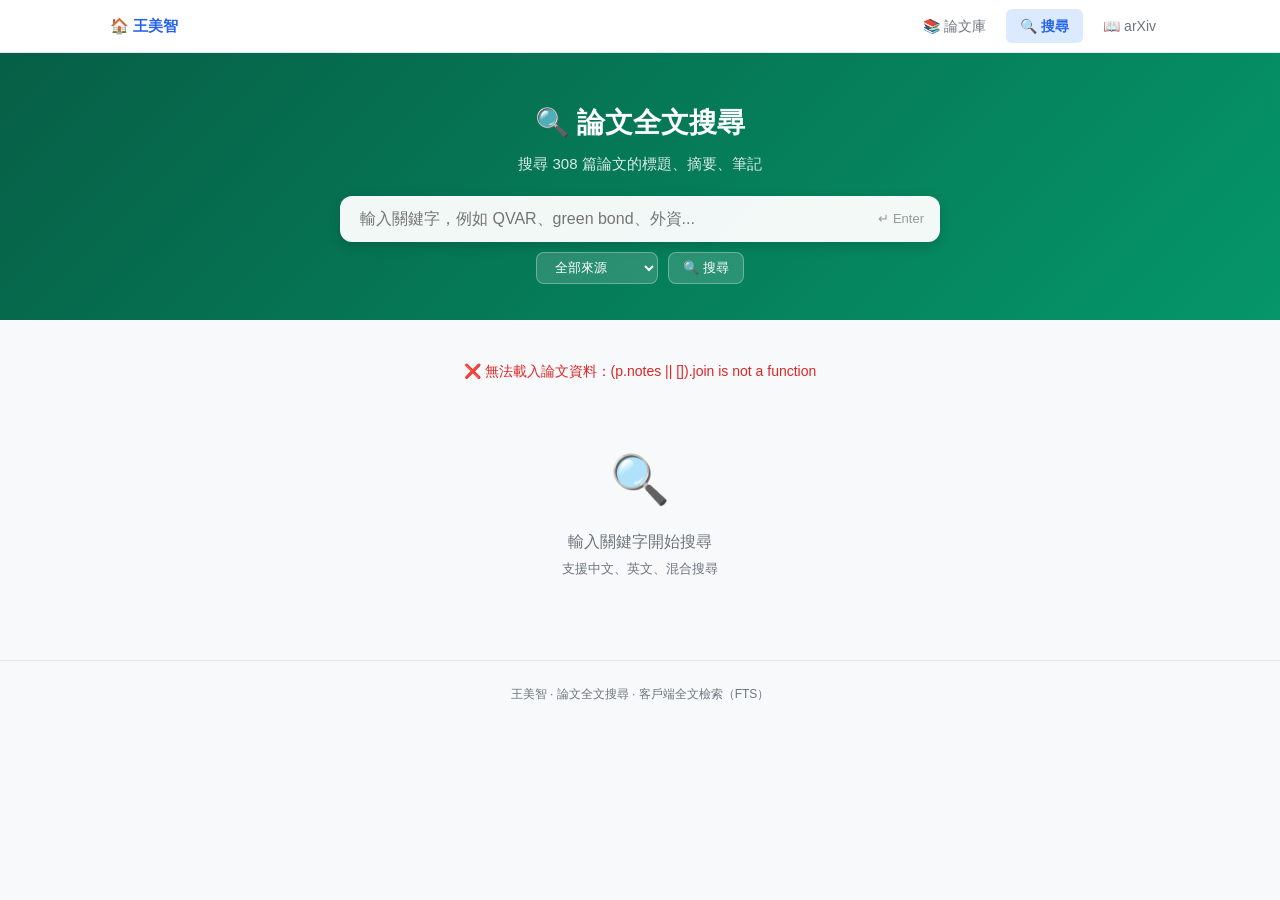
<file: search.html>
<!DOCTYPE html>
<html lang="zh-Hant">
<head>
<meta charset="UTF-8">
<meta name="viewport" content="width=device-width, initial-scale=1.0">
<meta name="color-scheme" content="light only">
<title>🔍 論文全文搜尋 — 王美智</title>
<style>
/* ===== 基礎樣式（獨立，不依賴外部 CSS）===== */
:root {
  --bg: #f8f9fa;
  --card-bg: #ffffff;
  --text: #1a1a2e;
  --muted: #6c757d;
  --accent: #2563eb;
  --accent-light: #dbeafe;
  --border: #e2e8f0;
  --tag-bg: #f1f5f9;
  --shadow: 0 1px 3px rgba(0,0,0,.08);
  --radius: 10px;
}
* { margin: 0; padding: 0; box-sizing: border-box; }
body { font-family: -apple-system, BlinkMacSystemFont, "Segoe UI", Roboto, "Noto Sans TC", sans-serif; background: var(--bg); color: var(--text); line-height: 1.6; }

/* 導覽列 */
.topnav { background: var(--card-bg); border-bottom: 1px solid var(--border); position: sticky; top: 0; z-index: 100; }
.nav-inner { max-width: 1100px; margin: 0 auto; display: flex; align-items: center; justify-content: space-between; padding: 0 20px; height: 52px; flex-wrap: wrap; }
.nav-brand { font-weight: 700; color: var(--accent); text-decoration: none; font-size: 15px; }
.nav-links { display: flex; gap: 6px; flex-wrap: wrap; }
.nav-links a { padding: 6px 14px; border-radius: 6px; font-size: 14px; color: var(--muted); text-decoration: none; transition: .15s; }
.nav-links a:hover { background: var(--tag-bg); color: var(--text); }
.nav-links a.active { background: var(--accent-light); color: var(--accent); font-weight: 600; }

/* 搜尋區 */
.search-hero { background: linear-gradient(135deg, #065f46 0%, #059669 100%); color: #fff; padding: 48px 20px 36px; text-align: center; }
.search-hero h1 { font-size: 28px; margin-bottom: 6px; }
.search-hero .subtitle { font-size: 15px; opacity: .85; }
.search-box-big { max-width: 600px; margin: 20px auto 0; position: relative; }
.search-box-big input { width: 100%; padding: 14px 20px; border: none; border-radius: 12px; font-size: 16px; background: rgba(255,255,255,.95); box-shadow: 0 4px 12px rgba(0,0,0,.15); transition: .2s; color: #333; }
.search-box-big input:focus { outline: none; box-shadow: 0 4px 20px rgba(0,0,0,.25); }
.search-box-big .hint { position: absolute; right: 16px; top: 50%; transform: translateY(-50%); font-size: 13px; color: #999; pointer-events: none; }
.search-options { display: flex; gap: 10px; justify-content: center; margin-top: 10px; flex-wrap: wrap; }
.search-options select, .search-options button { padding: 6px 14px; border-radius: 8px; border: 1px solid rgba(255,255,255,.3); background: rgba(255,255,255,.15); color: #fff; font-size: 13px; cursor: pointer; }
.search-options option { color: #333; }
.search-options button:hover { background: rgba(255,255,255,.25); }

/* 容器 */
.container { max-width: 860px; margin: 0 auto; padding: 20px; }

/* 結果區 */
#results { margin-top: 0; }
#status { text-align: center; padding: 20px; font-size: 14px; color: var(--muted); }
.result-count { font-size: 14px; color: var(--muted); margin-bottom: 12px; padding: 8px 0; }
.result-card { background: var(--card-bg); border-radius: var(--radius); padding: 16px 20px; border: 1px solid var(--border); margin-bottom: 10px; transition: .15s; cursor: pointer; }
.result-card:hover { border-color: var(--accent); box-shadow: 0 2px 8px rgba(37,99,235,.1); }
.result-card h3 { font-size: 15px; font-weight: 600; margin-bottom: 3px; color: var(--text); }
.result-card .meta { font-size: 13px; color: var(--muted); margin-bottom: 3px; }
.result-card .snippet { font-size: 13px; line-height: 1.6; color: #555; margin-top: 4px; }
.result-card .snippet mark { background: #fef3c7; padding: 0 2px; border-radius: 2px; }
.result-card .badge { display: inline-block; padding: 2px 8px; border-radius: 10px; font-size: 11px; font-weight: 600; margin-right: 4px; }
.badge-arxiv { background: #e0e7ff; color: #4338ca; }
.badge-upload { background: #d1fae5; color: #059669; }
.badge-search { background: #f1f5f9; color: #64748b; }

.loading { text-align: center; padding: 40px; color: var(--muted); }
.error { text-align: center; padding: 20px; color: #dc2626; background: #fef2f2; border-radius: var(--radius); margin-top: 10px; }
.empty { text-align: center; padding: 40px; color: var(--muted); }
.empty .big-icon { font-size: 48px; margin-bottom: 10px; }

/* Modal */
.modal { display: none; position: fixed; inset: 0; background: rgba(0,0,0,.5); z-index: 999; overflow-y: auto; padding: 20px; }
.modal.open { display: flex; align-items: flex-start; justify-content: center; }
.modal-content { background: #fff; border-radius: 12px; padding: 28px 32px; max-width: 750px; width: 100%; margin: 40px auto; box-shadow: 0 8px 32px rgba(0,0,0,.2); position: relative; }
.modal-close { position: absolute; top: 12px; right: 16px; background: none; border: none; font-size: 22px; cursor: pointer; color: var(--muted); line-height: 1; }
.modal-close:hover { color: var(--text); }
#modalBody h2 { font-size: 20px; margin-bottom: 12px; color: var(--text); }
#modalBody .meta-line { font-size: 13px; color: var(--muted); margin-bottom: 4px; }
#modalBody .meta-line strong { color: var(--text); }
#modalBody .section { margin-top: 16px; padding-top: 12px; border-top: 1px solid var(--border); }
#modalBody .section h4 { font-size: 14px; margin-bottom: 6px; color: var(--accent); }
#modalBody .section p { font-size: 14px; line-height: 1.7; }
#modalBody .section a { color: var(--accent); }
#modalBody .tags { margin-top: 8px; display: flex; flex-wrap: wrap; gap: 4px; }
#modalBody .tags span { padding: 3px 10px; border-radius: 10px; font-size: 12px; background: var(--tag-bg); color: var(--muted); }
#modalBody .topic-tag { background: var(--accent-light) !important; color: var(--accent) !important; }
#modalBody .note-item { padding: 8px 12px; background: var(--bg); border-radius: 6px; margin-bottom: 6px; font-size: 13px; line-height: 1.6; }
#modalBody .note-item .note-label { font-size: 11px; font-weight: 700; color: var(--accent); text-transform: uppercase; letter-spacing: .5px; }

/* Footer */
footer { text-align: center; padding: 24px 20px; font-size: 12px; color: var(--muted); border-top: 1px solid var(--border); margin-top: 20px; }
footer a { color: var(--accent); }

@media (max-width: 600px) {
  .search-hero h1 { font-size: 22px; }
  .nav-links a { font-size: 12px; padding: 4px 10px; }
  .modal-content { padding: 20px 16px; margin: 20px 0; }
}
</style>
</head>
<body>

<nav class="topnav">
  <div class="nav-inner">
    <a href="index.html" class="nav-brand">🏠 王美智</a>
    <div class="nav-links">
      <a href="index.html">📚 論文庫</a>
      <a href="search.html" class="active">🔍 搜尋</a>
      <a href="arxiv/">📖 arXiv</a>
    </div>
  </div>
</nav>

<div class="search-hero">
  <h1>🔍 論文全文搜尋</h1>
  <p class="subtitle">搜尋 <span id="paperCount">—</span> 篇論文的標題、摘要、筆記</p>
  <div class="search-box-big">
    <input type="text" id="q" placeholder="輸入關鍵字，例如 QVAR、green bond、外資..." autocomplete="off">
    <span class="hint">↵ Enter</span>
  </div>
  <div class="search-options">
    <select id="source">
      <option value="all">全部來源</option>
      <option value="arxiv">📖 arXiv</option>
      <option value="search">🔬 學術搜尋</option>
      <option value="upload">📁 上傳</option>
    </select>
    <button onclick="doSearch()">🔍 搜尋</button>
  </div>
</div>

<main class="container">
  <div id="status">⏳ 正在載入論文資料庫…</div>
  <div id="results">
    <div class="empty">
      <div class="big-icon">🔍</div>
      <p>輸入關鍵字開始搜尋<br><span style="font-size:13px;color:var(--muted);">支援中文、英文、混合搜尋</span></p>
    </div>
  </div>
</main>

<footer>
  <p>王美智 · 論文全文搜尋 · 客戶端全文檢索（FTS）</p>
</footer>

<div id="paperModal" class="modal" onclick="if(event.target===this)closeModal()">
  <div class="modal-content" onclick="event.stopPropagation()">
    <button class="modal-close" onclick="closeModal()">✕</button>
    <div id="modalBody"></div>
  </div>
</div>

<script>
// ===== 狀態 =====
let papers = [];
let searchIndex = [];
let DATA_LOADED = false;
let DATA_ERROR = null;

// ===== 載入資料 =====
const statusEl = document.getElementById('status');
const resultsEl = document.getElementById('results');

function setStatus(msg, isError) {
  statusEl.innerHTML = msg;
  statusEl.style.color = isError ? '#dc2626' : 'var(--muted)';
}

fetch('papers.json?_=' + Date.now())
  .then(function(r) {
    if (!r.ok) throw new Error('HTTP ' + r.status);
    return r.json();
  })
  .then(function(d) {
    papers = d.papers || [];
    document.getElementById('paperCount').textContent = papers.length;
    setStatus('✅ 已載入 <strong>' + papers.length + '</strong> 篇論文，可以開始搜尋');
    buildIndex();
    DATA_LOADED = true;
  })
  .catch(function(e) {
    DATA_ERROR = e.message;
    setStatus('❌ 無法載入論文資料：' + e.message, true);
    console.error('papers.json load error:', e);
  });

function buildIndex() {
  searchIndex = papers.map(function(p) {
    var text = [
      p.title || '',
      p.abstract || '',
      (p.notes || []).join(' '),
      p.authors || '',
      (p.tags || []).join(' '),
      p.journal || ''
    ].join(' ').toLowerCase();
    return { id: p.id, text: text };
  });
}

// ===== 搜尋 =====
function doSearch() {
  var q = document.getElementById('q').value.trim();
  var source = document.getElementById('source').value;

  if (!DATA_LOADED) {
    if (DATA_ERROR) {
      resultsEl.innerHTML = '<div class="error">❌ 資料庫未載入：' + DATA_ERROR + '<br><small>請重整頁面再試</small></div>';
    } else {
      resultsEl.innerHTML = '<div class="loading">⏳ 資料庫仍在載入中，請稍候再搜尋…</div>';
    }
    return;
  }

  if (!q) {
    resultsEl.innerHTML = '<div class="empty"><div class="big-icon">🔍</div><p>請輸入關鍵字開始搜尋</p></div>';
    return;
  }

  resultsEl.innerHTML = '<div class="loading">⏳ 搜尋中…</div>';

  // 稍延遲讓 loading 顯示
  setTimeout(function() { runSearch(q, source); }, 50);
}

function runSearch(q, source) {
  var terms = q.toLowerCase().split(/[\s,，、]+/).filter(function(t) { return t.length > 0; });
  if (terms.length === 0) {
    resultsEl.innerHTML = '<div class="empty"><div class="big-icon">🔍</div><p>請輸入有效的關鍵字</p></div>';
    return;
  }

  var isChinese = /[\u4e00-\u9fff]/.test(q);
  var qChars = isChinese ? q.replace(/\s/g, '').split('') : null;

  // 篩選
  var filtered = papers;
  if (source !== 'all') {
    filtered = filtered.filter(function(p) { return p.type === source; });
  }

  // 評分
  var scored = [];
  for (var i = 0; i < filtered.length; i++) {
    var p = filtered[i];
    var text = [
      p.title || '',
      p.abstract || '',
      (p.notes || []).join(' '),
      p.authors || '',
      (p.tags || []).join(' '),
      p.journal || ''
    ].join(' ').toLowerCase();

    var matches = false;
    if (isChinese) {
      // 逐字依序匹配
      var ti = 0;
      for (var ci = 0; ci < text.length && ti < qChars.length; ci++) {
        if (text[ci] === qChars[ti]) ti++;
      }
      matches = (ti === qChars.length);
    } else {
      matches = true;
      for (var j = 0; j < terms.length; j++) {
        if (text.indexOf(terms[j]) === -1) { matches = false; break; }
      }
    }

    if (!matches) continue;

    var score = 0;
    for (var k = 0; k < terms.length; k++) {
      var term = terms[k];
      if (text.indexOf(term) !== -1) {
        score += 1;
        if ((p.title || '').toLowerCase().indexOf(term) !== -1) score += 3;
        if (text.indexOf(term + ' ') !== -1) score += 1;
      }
    }
    if (p.year) score += (parseInt(p.year) - 2020) * 0.1;
    if (score > 0) scored.push({ paper: p, score: score });
  }

  scored.sort(function(a, b) { return b.score - a.score; });

  if (scored.length === 0) {
    resultsEl.innerHTML = '<div class="empty"><div class="big-icon">🔍</div><p>找不到與「<strong>' + escapeHtml(q) + '</strong>」相關的文獻</p><p style="font-size:13px;color:var(--muted);">試試其他關鍵字，或搜尋英文詞彙</p></div>';
    return;
  }

  var html = '<div class="result-count">找到 <strong>' + scored.length + '</strong> 篇與「' + escapeHtml(q) + '」相關的文獻</div>';
  var showPapers = scored.slice(0, 50);

  for (var k = 0; k < showPapers.length; k++) {
    var item = showPapers[k];
    var p = item.paper;
    var badgeClass = p.type === 'arxiv' ? 'badge-arxiv' : p.type === 'upload' ? 'badge-upload' : 'badge-search';
    var badgeLabel = p.type === 'arxiv' ? '📖 arXiv' : p.type === 'upload' ? '📁 上傳' : '🔬 學術';

    // snippet
    var snippet = '';
    if (p.abstract) {
      var idx = p.abstract.toLowerCase().indexOf(terms[0]);
      if (idx >= 0) {
        var start = Math.max(0, idx - 60);
        var end = Math.min(p.abstract.length, idx + 140);
        var s = p.abstract.substring(start, end);
        if (start > 0) s = '…' + s;
        if (end < p.abstract.length) s = s + '…';
        for (var ti = 0; ti < terms.length; ti++) {
          var re = new RegExp(terms[ti].replace(/[.*+?^${}()|[\]\\]/g, '\\$&'), 'gi');
          s = s.replace(re, '<mark>$&</mark>');
        }
        snippet = s;
      }
    }

    var paperId = String(p.id).replace(/'/g, "\\'");
    html += '<div class="result-card" onclick="showDetail(\'' + paperId + '\')">' +
      '<div>' +
        '<span class="badge ' + badgeClass + '">' + badgeLabel + '</span>' +
        '<span style="font-size:12px;color:var(--muted);">' + (p.search_date || p.year || '') + '</span>' +
      '</div>' +
      '<h3>' + escapeHtml(p.title) + '</h3>' +
      '<div class="meta">' + escapeHtml(p.authors || '') + '</div>' +
      (snippet ? '<div class="snippet">' + snippet + '</div>' : '') +
    '</div>';
  }

  if (scored.length > 50) {
    html += '<p style="text-align:center;color:var(--muted);font-size:13px;">…還有 ' + (scored.length - 50) + ' 篇，請輸入更精確的關鍵字</p>';
  }

  resultsEl.innerHTML = html;
}

// Enter 觸發搜尋
document.getElementById('q').addEventListener('keydown', function(e) {
  if (e.key === 'Enter') doSearch();
});

// ===== Modal =====
function showDetail(id) {
  var p = null;
  for (var i = 0; i < papers.length; i++) {
    if (papers[i].id === id) { p = papers[i]; break; }
  }
  if (!p) return;

  var modal = document.getElementById('paperModal');
  var body = document.getElementById('modalBody');

  var notesHtml = '';
  if (p.notes && p.notes.length > 0) {
    notesHtml = '<div class="section"><h4>📝 研究筆記</h4>';
    for (var ni = 0; ni < p.notes.length; ni++) {
      var n = p.notes[ni];
      if (typeof n === 'string') {
        notesHtml += '<div class="note-item">' + escapeHtml(n) + '</div>';
      } else if (typeof n === 'object' && n.content) {
        notesHtml += '<div class="note-item"><div class="note-label">' + escapeHtml(n.type || '摘要重點') + '</div>' + escapeHtml(n.content) + (n.page_ref ? '<br><span style="font-size:12px;color:#999;">p. ' + escapeHtml(n.page_ref) + '</span>' : '') + '</div>';
      }
    }
    notesHtml += '</div>';
  }

  body.innerHTML =
    '<h2>' + escapeHtml(p.title) + '</h2>' +
    (p.authors ? '<div class="meta-line"><strong>👤 作者：</strong>' + escapeHtml(p.authors) + '</div>' : '') +
    (p.year ? '<div class="meta-line"><strong>📅 年份：</strong>' + escapeHtml(p.year) + '</div>' : '') +
    (p.journal ? '<div class="meta-line"><strong>📰 期刊：</strong>' + escapeHtml(p.journal) + '</div>' : '') +
    (p.doi ? '<div class="meta-line"><strong>🔗 DOI：</strong><a href="' + escapeHtml(p.doi) + '" target="_blank" rel="noopener">' + escapeHtml(p.doi) + '</a></div>' : '') +
    (p.openalex_url ? '<div class="meta-line"><strong>🌐 OpenAlex：</strong><a href="' + escapeHtml(p.openalex_url) + '" target="_blank" rel="noopener">' + escapeHtml(p.openalex_url) + '</a></div>' : '') +
    (p.citations ? '<div class="meta-line"><strong>📊 引用數：</strong>' + escapeHtml(String(p.citations)) + '</div>' : '') +
    (p.tags && p.tags.length ? '<div class="section"><h4>🏷️ 標籤</h4><div class="tags">' + p.tags.map(function(t) { return '<span>' + escapeHtml(t) + '</span>'; }).join('') + '</div></div>' : '') +
    (p.topics && p.topics.length ? '<div class="section"><h4>📂 主題</h4><div class="tags">' + p.topics.map(function(t) { return '<span class="topic-tag">' + escapeHtml(t) + '</span>'; }).join('') + '</div></div>' : '') +
    (p.abstract ? '<div class="section"><h4>📝 摘要</h4><p>' + escapeHtml(p.abstract) + '</p></div>' : '') +
    notesHtml;

  modal.classList.add('open');
}

function closeModal() {
  document.getElementById('paperModal').classList.remove('open');
}

function escapeHtml(s) {
  if (!s) return '';
  s = String(s);
  var d = document.createElement('div');
  d.textContent = s;
  return d.innerHTML;
}
</script>
</body>
</html>
</file>
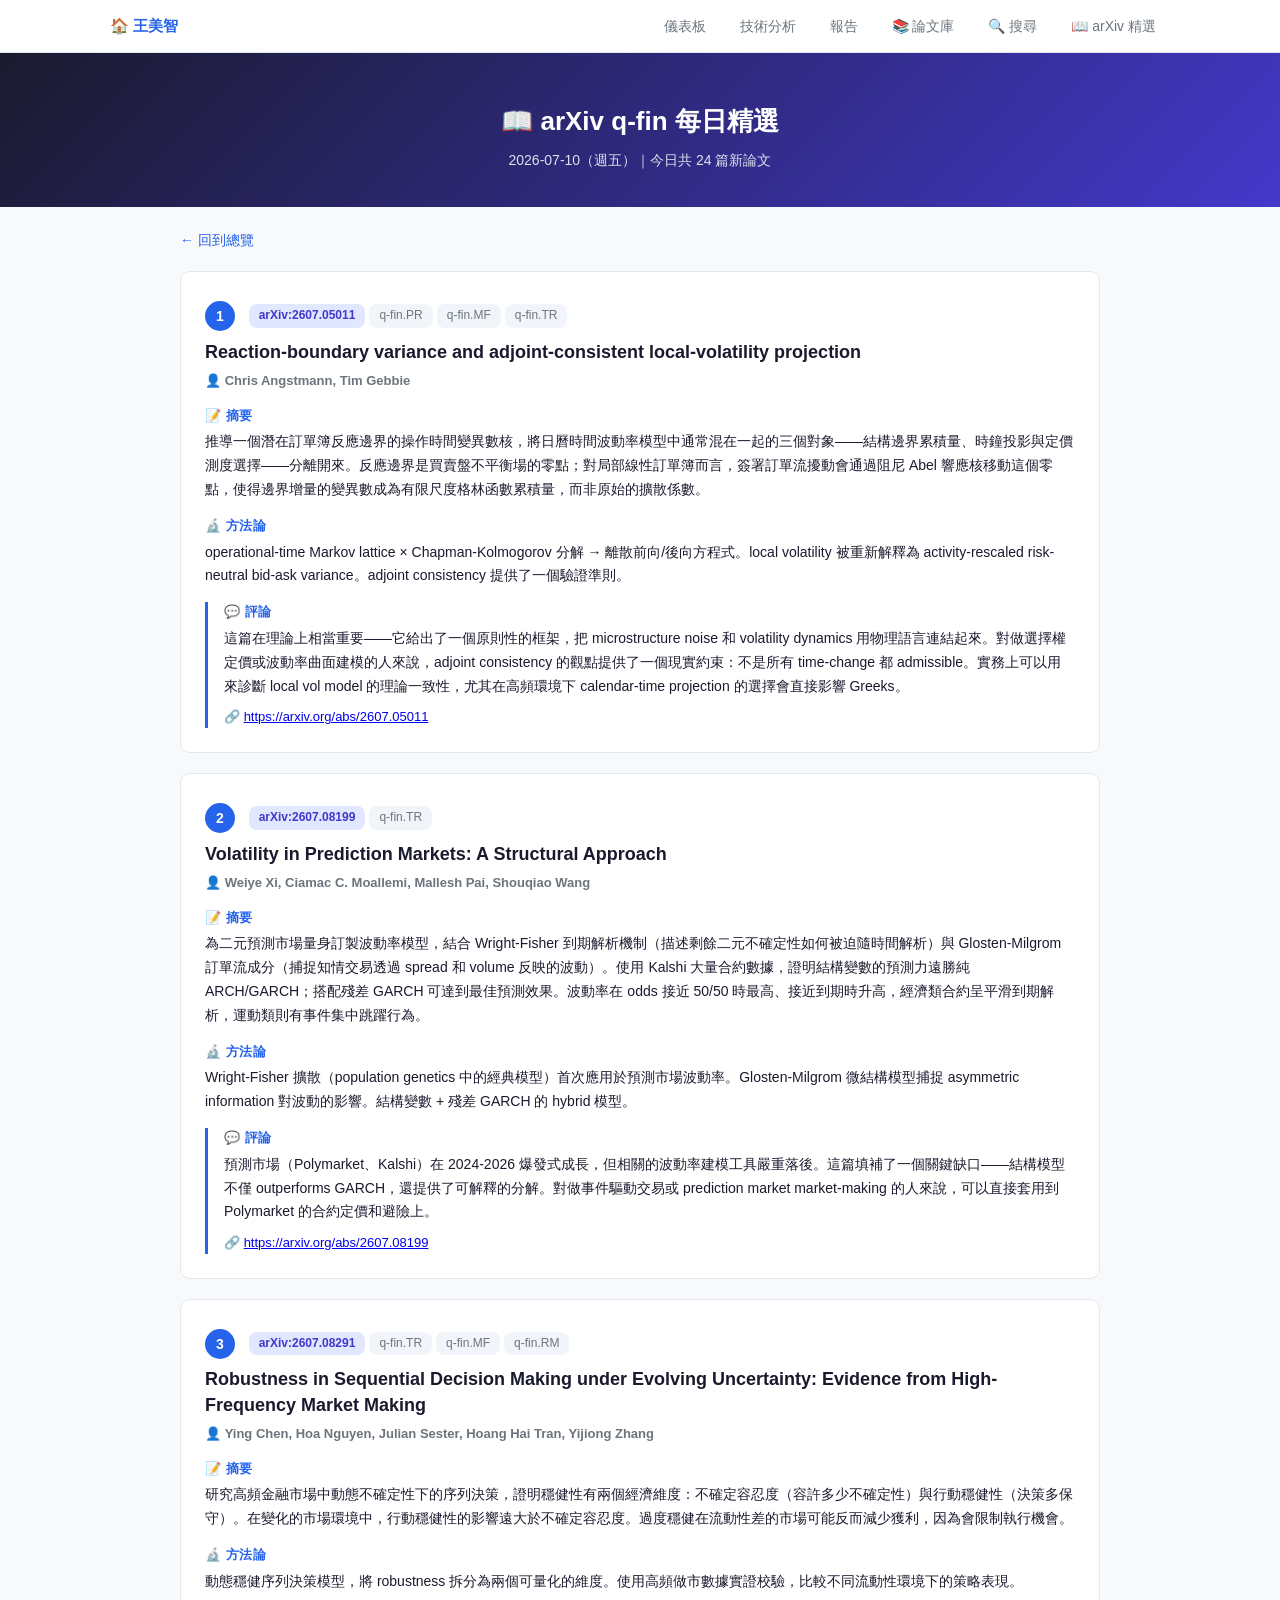
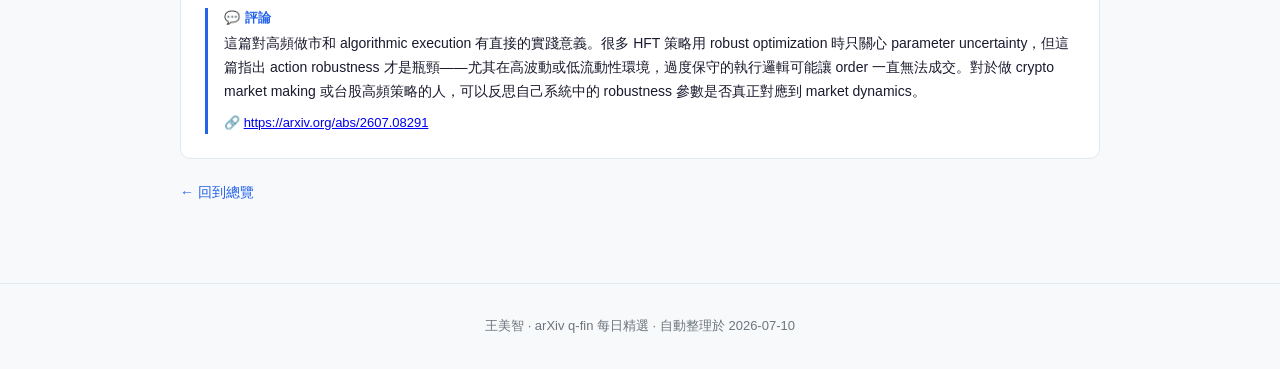
<file: arxiv/2026-07-10.html>
<!DOCTYPE html>
<html lang="zh-Hant">
<head>
<meta charset="UTF-8">
<meta name="viewport" content="width=device-width, initial-scale=1.0">
<meta name="color-scheme" content="light only">
<title>arXiv q-fin 精選 2026-07-10 — 王美智</title>
<link rel="stylesheet" href="../style.css">
<style>
.arxiv-hero {
  background: linear-gradient(135deg, #1a1a2e 0%, #4338ca 100%);
  color: #fff; padding: 48px 20px 36px; text-align: center;
}
.arxiv-hero h1 { font-size: 26px; margin-bottom: 6px; }
.arxiv-hero .subtitle { font-size: 14px; opacity: .85; }
.arxiv-card {
  background: var(--card-bg); border-radius: var(--radius); padding: 24px;
  border: 1px solid var(--border); margin-bottom: 20px;
}
.arxiv-card h2 { font-size: 18px; margin: 0 0 6px; line-height: 1.4; }
.arxiv-card .num-badge {
  display: inline-block; width: 30px; height: 30px; line-height: 30px;
  text-align: center; border-radius: 50%; background: var(--accent); color: #fff;
  font-size: 14px; font-weight: 700; margin-right: 6px; vertical-align: middle;
}
.arxiv-card .meta { font-size: 13px; color: var(--muted); margin-bottom: 4px; }
.arxiv-card .meta a { color: var(--accent); }
.arxiv-card .tags { display: flex; flex-wrap: wrap; gap: 4px; margin: 8px 0; }
.arxiv-card .tags span {
  padding: 2px 10px; border-radius: 8px; font-size: 12px;
  background: var(--tag-bg); color: var(--muted);
}
.arxiv-card .tags .arxiv-tag { background: #e0e7ff; color: #4338ca; font-weight: 600; }
.arxiv-card .section { margin-top: 14px; }
.arxiv-card .section h4 {
  font-size: 13px; font-weight: 700; color: var(--accent);
  text-transform: uppercase; letter-spacing: .5px; margin-bottom: 4px;
}
.arxiv-card .section p { font-size: 14px; line-height: 1.7; margin: 0; }
.arxiv-card .commentary {
  border-left: 3px solid var(--accent); padding-left: 16px; margin-top: 14px;
}
.arxiv-card .commentary p { font-size: 14px; line-height: 1.7; color: var(--text); margin: 0; }
.back-link { display: inline-block; margin-bottom: 20px; color: var(--accent); text-decoration: none; font-size: 14px; }
.back-link:hover { text-decoration: underline; }
</style>
</head>
<body>

<nav class="topnav">
  <div class="nav-inner">
    <a href="../index.html" class="nav-brand">🏠 王美智</a>
    <div class="nav-links">
      <a href="../dashboard/">儀表板</a>
      <a href="../stock-viewer/">技術分析</a>
      <a href="../report.html">報告</a>
      <a href="../papers/">📚 論文庫</a>
      <a href="../search.html">🔍 搜尋</a>
      <a href="index.html">📖 arXiv 精選</a>
    </div>
  </div>
</nav>

<div class="arxiv-hero">
  <h1>📖 arXiv q-fin 每日精選</h1>
  <p class="subtitle">2026-07-10（週五）｜今日共 24 篇新論文</p>
</div>

<main class="container">

<a href="index.html" class="back-link">← 回到總覽</a>

<!-- Paper 1 -->
<div class="arxiv-card">
  <div class="meta">
    <span class="num-badge">1</span>
    <span class="tags" style="display:inline-flex;margin-left:4px;">
      <span class="arxiv-tag">arXiv:2607.05011</span>
      <span>q-fin.PR</span>
      <span>q-fin.MF</span>
      <span>q-fin.TR</span>
    </span>
  </div>
  <h2>Reaction-boundary variance and adjoint-consistent local-volatility projection</h2>
  <p class="meta">👤 <strong>Chris Angstmann, Tim Gebbie</strong></p>

  <div class="section">
    <h4>📝 摘要</h4>
    <p>推導一個潛在訂單簿反應邊界的操作時間變異數核，將日曆時間波動率模型中通常混在一起的三個對象——結構邊界累積量、時鐘投影與定價測度選擇——分離開來。反應邊界是買賣盤不平衡場的零點；對局部線性訂單簿而言，簽署訂單流擾動會通過阻尼 Abel 響應核移動這個零點，使得邊界增量的變異數成為有限尺度格林函數累積量，而非原始的擴散係數。</p>
  </div>

  <div class="section">
    <h4>🔬 方法論</h4>
    <p>operational-time Markov lattice × Chapman-Kolmogorov 分解 → 離散前向/後向方程式。local volatility 被重新解釋為 activity-rescaled risk-neutral bid-ask variance。adjoint consistency 提供了一個驗證準則。</p>
  </div>

  <div class="commentary">
    <h4 style="text-transform:uppercase;letter-spacing:.5px;font-size:13px;font-weight:700;color:var(--accent);margin-bottom:4px;">💬 評論</h4>
    <p>這篇在理論上相當重要——它給出了一個原則性的框架，把 microstructure noise 和 volatility dynamics 用物理語言連結起來。對做選擇權定價或波動率曲面建模的人來說，adjoint consistency 的觀點提供了一個現實約束：不是所有 time-change 都 admissible。實務上可以用來診斷 local vol model 的理論一致性，尤其在高頻環境下 calendar-time projection 的選擇會直接影響 Greeks。</p>
    <p style="margin-top:8px;font-size:13px;color:var(--muted);">🔗 <a href="https://arxiv.org/abs/2607.05011">https://arxiv.org/abs/2607.05011</a></p>
  </div>
</div>

<!-- Paper 2 -->
<div class="arxiv-card">
  <div class="meta">
    <span class="num-badge">2</span>
    <span class="tags" style="display:inline-flex;margin-left:4px;">
      <span class="arxiv-tag">arXiv:2607.08199</span>
      <span>q-fin.TR</span>
    </span>
  </div>
  <h2>Volatility in Prediction Markets: A Structural Approach</h2>
  <p class="meta">👤 <strong>Weiye Xi, Ciamac C. Moallemi, Mallesh Pai, Shouqiao Wang</strong></p>

  <div class="section">
    <h4>📝 摘要</h4>
    <p>為二元預測市場量身訂製波動率模型，結合 Wright-Fisher 到期解析機制（描述剩餘二元不確定性如何被迫隨時間解析）與 Glosten-Milgrom 訂單流成分（捕捉知情交易透過 spread 和 volume 反映的波動）。使用 Kalshi 大量合約數據，證明結構變數的預測力遠勝純 ARCH/GARCH；搭配殘差 GARCH 可達到最佳預測效果。波動率在 odds 接近 50/50 時最高、接近到期時升高，經濟類合約呈平滑到期解析，運動類則有事件集中跳躍行為。</p>
  </div>

  <div class="section">
    <h4>🔬 方法論</h4>
    <p>Wright-Fisher 擴散（population genetics 中的經典模型）首次應用於預測市場波動率。Glosten-Milgrom 微結構模型捕捉 asymmetric information 對波動的影響。結構變數 + 殘差 GARCH 的 hybrid 模型。</p>
  </div>

  <div class="commentary">
    <h4 style="text-transform:uppercase;letter-spacing:.5px;font-size:13px;font-weight:700;color:var(--accent);margin-bottom:4px;">💬 評論</h4>
    <p>預測市場（Polymarket、Kalshi）在 2024-2026 爆發式成長，但相關的波動率建模工具嚴重落後。這篇填補了一個關鍵缺口——結構模型不僅 outperforms GARCH，還提供了可解釋的分解。對做事件驅動交易或 prediction market market-making 的人來說，可以直接套用到 Polymarket 的合約定價和避險上。</p>
    <p style="margin-top:8px;font-size:13px;color:var(--muted);">🔗 <a href="https://arxiv.org/abs/2607.08199">https://arxiv.org/abs/2607.08199</a></p>
  </div>
</div>

<!-- Paper 3 -->
<div class="arxiv-card">
  <div class="meta">
    <span class="num-badge">3</span>
    <span class="tags" style="display:inline-flex;margin-left:4px;">
      <span class="arxiv-tag">arXiv:2607.08291</span>
      <span>q-fin.TR</span>
      <span>q-fin.MF</span>
      <span>q-fin.RM</span>
    </span>
  </div>
  <h2>Robustness in Sequential Decision Making under Evolving Uncertainty: Evidence from High-Frequency Market Making</h2>
  <p class="meta">👤 <strong>Ying Chen, Hoa Nguyen, Julian Sester, Hoang Hai Tran, Yijiong Zhang</strong></p>

  <div class="section">
    <h4>📝 摘要</h4>
    <p>研究高頻金融市場中動態不確定性下的序列決策，證明穩健性有兩個經濟維度：不確定容忍度（容許多少不確定性）與行動穩健性（決策多保守）。在變化的市場環境中，行動穩健性的影響遠大於不確定容忍度。過度穩健在流動性差的市場可能反而減少獲利，因為會限制執行機會。</p>
  </div>

  <div class="section">
    <h4>🔬 方法論</h4>
    <p>動態穩健序列決策模型，將 robustness 拆分為兩個可量化的維度。使用高頻做市數據實證校驗，比較不同流動性環境下的策略表現。</p>
  </div>

  <div class="commentary">
    <h4 style="text-transform:uppercase;letter-spacing:.5px;font-size:13px;font-weight:700;color:var(--accent);margin-bottom:4px;">💬 評論</h4>
    <p>這篇對高頻做市和 algorithmic execution 有直接的實踐意義。很多 HFT 策略用 robust optimization 時只關心 parameter uncertainty，但這篇指出 action robustness 才是瓶頸——尤其在高波動或低流動性環境，過度保守的執行邏輯可能讓 order 一直無法成交。對於做 crypto market making 或台股高頻策略的人，可以反思自己系統中的 robustness 參數是否真正對應到 market dynamics。</p>
    <p style="margin-top:8px;font-size:13px;color:var(--muted);">🔗 <a href="https://arxiv.org/abs/2607.08291">https://arxiv.org/abs/2607.08291</a></p>
  </div>
</div>

<a href="index.html" class="back-link">← 回到總覽</a>

</main>

<footer>
  <p>王美智 · arXiv q-fin 每日精選 · 自動整理於 2026-07-10</p>
</footer>

</body>
</html>
</file>
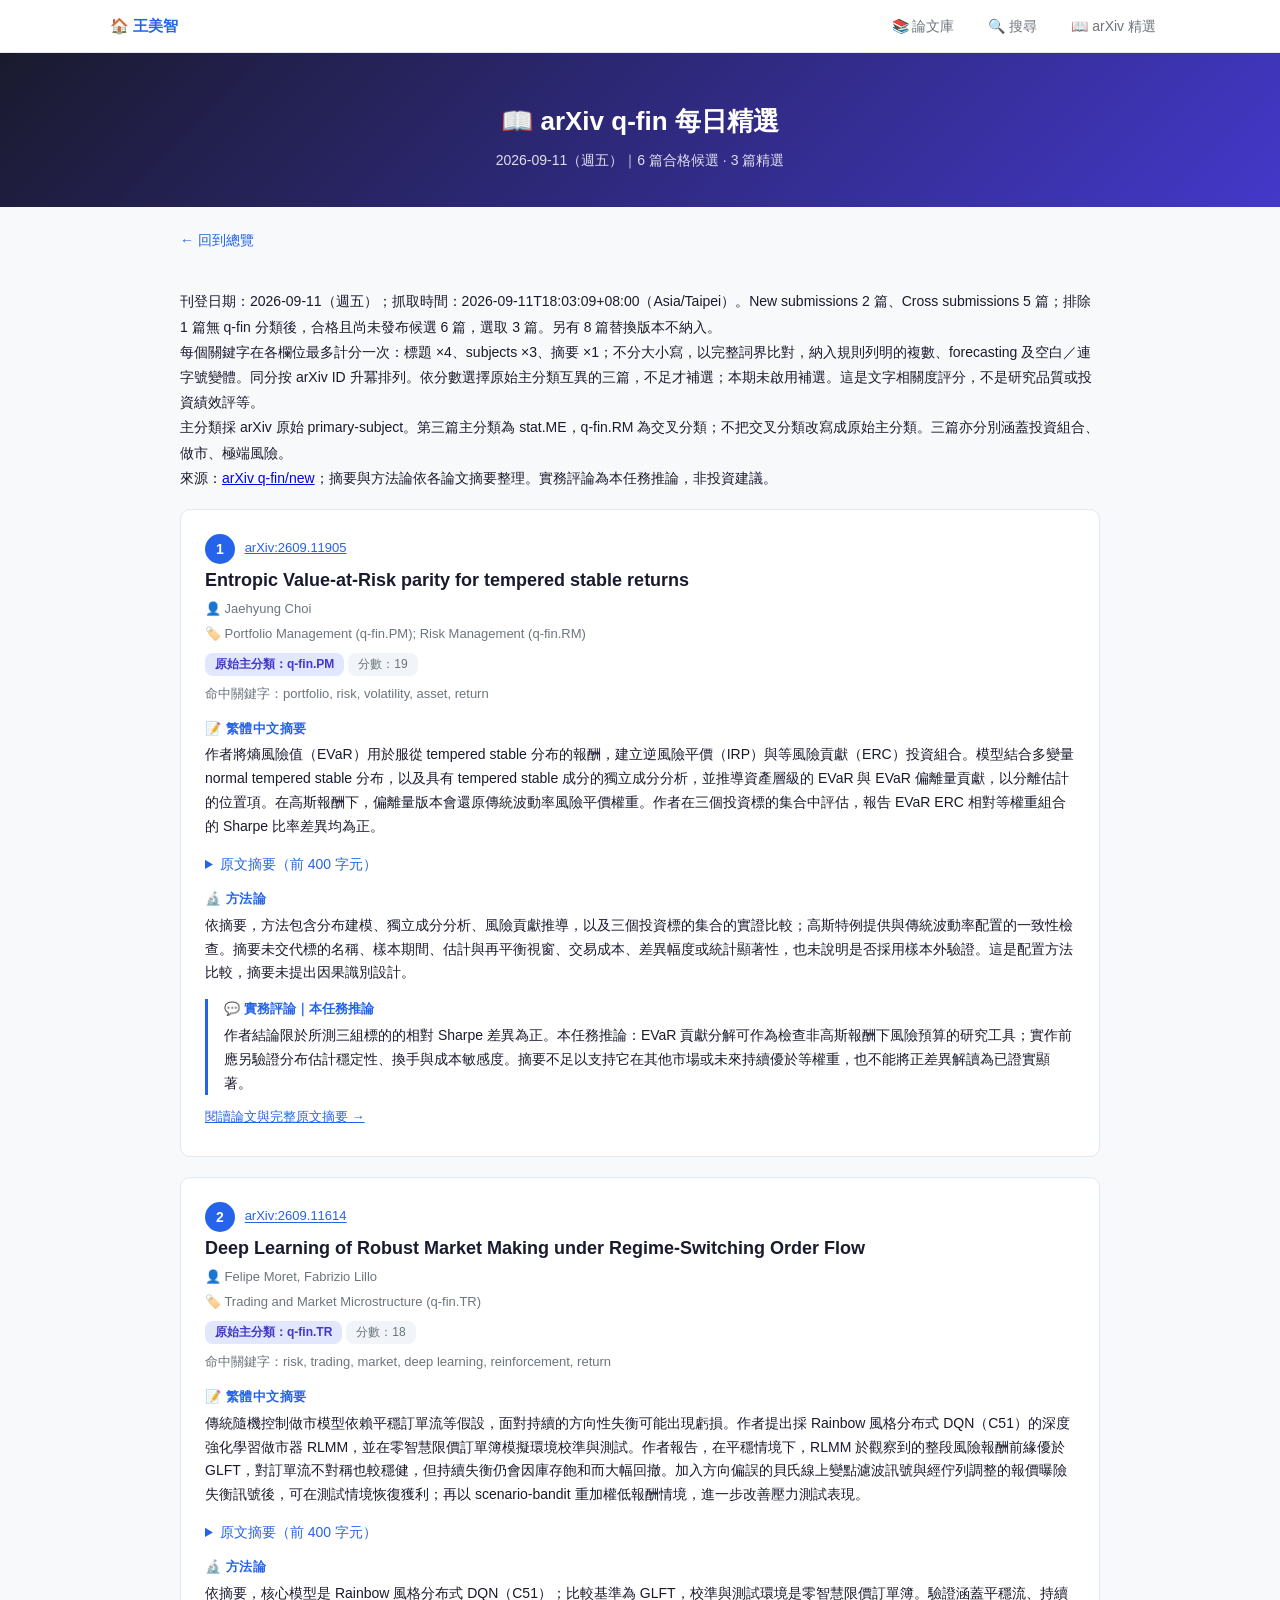
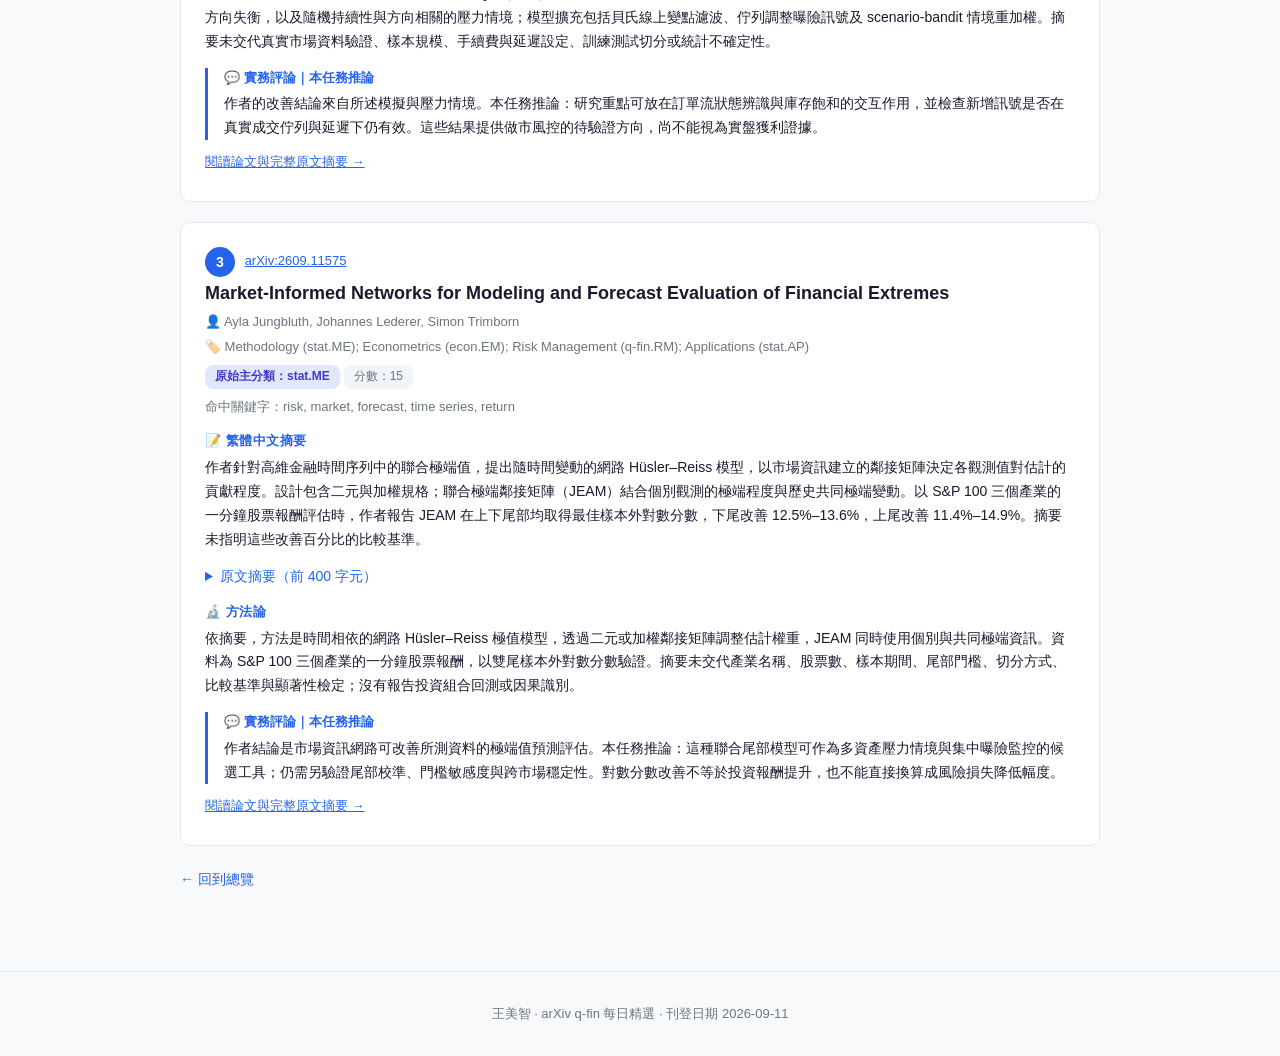
<file: arxiv/2026-09-11.html>
<!DOCTYPE html>
<html lang="zh-Hant">
<head>
<meta charset="UTF-8">
<meta name="viewport" content="width=device-width, initial-scale=1.0">
<meta name="color-scheme" content="light only">
<title>arXiv q-fin 精選 2026-09-11 — 王美智</title>
<link rel="stylesheet" href="../style.css">
<style>
.arxiv-hero {
  background: linear-gradient(135deg, #1a1a2e 0%, #4338ca 100%);
  color: #fff; padding: 48px 20px 36px; text-align: center;
}
.arxiv-hero h1 { font-size: 26px; margin-bottom: 6px; }
.arxiv-hero .subtitle { font-size: 14px; opacity: .85; }
.arxiv-card {
  background: var(--card-bg); border-radius: var(--radius); padding: 24px;
  border: 1px solid var(--border); margin-bottom: 20px;
}
.arxiv-card h2 { font-size: 18px; margin: 0 0 6px; line-height: 1.4; }
.arxiv-card .num-badge {
  display: inline-block; width: 30px; height: 30px; line-height: 30px;
  text-align: center; border-radius: 50%; background: var(--accent); color: #fff;
  font-size: 14px; font-weight: 700; margin-right: 6px; vertical-align: middle;
}
.arxiv-card .meta { font-size: 13px; color: var(--muted); margin-bottom: 4px; }
.arxiv-card .meta a { color: var(--accent); }
.arxiv-card .tags { display: flex; flex-wrap: wrap; gap: 4px; margin: 8px 0; }
.arxiv-card .tags span {
  padding: 2px 10px; border-radius: 8px; font-size: 12px;
  background: var(--tag-bg); color: var(--muted);
}
.arxiv-card .tags .arxiv-tag { background: #e0e7ff; color: #4338ca; font-weight: 600; }
.arxiv-card .section { margin-top: 14px; }
.arxiv-card .section h4 {
  font-size: 13px; font-weight: 700; color: var(--accent);
  text-transform: uppercase; letter-spacing: .5px; margin-bottom: 4px;
}
.arxiv-card .section p { font-size: 14px; line-height: 1.7; margin: 0; }
.arxiv-card .commentary {
  border-left: 3px solid var(--accent); padding-left: 16px; margin-top: 14px;
}
.arxiv-card .commentary p { font-size: 14px; line-height: 1.7; color: var(--text); margin: 0; }
.back-link { display: inline-block; margin-bottom: 20px; color: var(--accent); text-decoration: none; font-size: 14px; }
.back-link:hover { text-decoration: underline; }

.arxiv-card { overflow-wrap: anywhere; }
.section summary { cursor: pointer; color: var(--accent); font-size: 14px; }
.section p { margin-top: 6px; }
.commentary h4 { font-size: 13px; color: var(--accent); margin-bottom: 4px; }
.selection-note { font-size: 14px; line-height: 1.8; margin: 18px 0; }
.day-nav { flex-wrap: wrap; }
.archive-links { margin: 20px 0; }
@media (max-width: 600px) {
  .nav-inner { height: auto; min-height: 52px; flex-wrap: wrap; padding: 10px 16px; gap: 6px; }
  .nav-links { flex-wrap: wrap; }
  .nav-links a { padding: 5px 8px; font-size: 12px; }
  .arxiv-card { padding: 18px 16px; }
  .arxiv-hero h1 { font-size: 24px; }
  .container { padding: 16px; }
}
</style>
</head>
<body>
<nav class="topnav"><div class="nav-inner"><a href="../index.html" class="nav-brand">🏠 王美智</a><div class="nav-links"><a href="../index.html">📚 論文庫</a><a href="../search.html">🔍 搜尋</a><a href="index.html">📖 arXiv 精選</a></div></div></nav>
<div class="arxiv-hero"><h1>📖 arXiv q-fin 每日精選</h1><p class="subtitle">2026-09-11（週五）｜6 篇合格候選 · 3 篇精選</p></div>
<main class="container"><a href="index.html" class="back-link">← 回到總覽</a><aside class="selection-note"><p>刊登日期：2026-09-11（週五）；抓取時間：2026-09-11T18:03:09+08:00（Asia/Taipei）。New submissions 2 篇、Cross submissions 5 篇；排除 1 篇無 q-fin 分類後，合格且尚未發布候選 6 篇，選取 3 篇。另有 8 篇替換版本不納入。</p><p>每個關鍵字在各欄位最多計分一次：標題 ×4、subjects ×3、摘要 ×1；不分大小寫，以完整詞界比對，納入規則列明的複數、forecasting 及空白／連字號變體。同分按 arXiv ID 升冪排列。依分數選擇原始主分類互異的三篇，不足才補選；本期未啟用補選。這是文字相關度評分，不是研究品質或投資績效評等。</p><p>主分類採 arXiv 原始 primary-subject。第三篇主分類為 stat.ME，q-fin.RM 為交叉分類；不把交叉分類改寫成原始主分類。三篇亦分別涵蓋投資組合、做市、極端風險。</p><p>來源：<a href="https://arxiv.org/list/q-fin/new">arXiv q-fin/new</a>；摘要與方法論依各論文摘要整理。實務評論為本任務推論，非投資建議。</p></aside><article class="arxiv-card" id="paper-2609.11905">
<div class="meta"><span class="num-badge">1</span> <a href="https://arxiv.org/abs/2609.11905">arXiv:2609.11905</a></div>
<h2>Entropic Value-at-Risk parity for tempered stable returns</h2>
<p class="meta authors">👤 Jaehyung Choi</p>
<p class="meta subjects">🏷️ Portfolio Management (q-fin.PM); Risk Management (q-fin.RM)</p>
<div class="tags"><span class="arxiv-tag">原始主分類：q-fin.PM</span><span>分數：19</span></div>
<p class="meta">命中關鍵字：portfolio, risk, volatility, asset, return</p>
<div class="section"><h4>📝 繁體中文摘要</h4><p>作者將熵風險值（EVaR）用於服從 tempered stable 分布的報酬，建立逆風險平價（IRP）與等風險貢獻（ERC）投資組合。模型結合多變量 normal tempered stable 分布，以及具有 tempered stable 成分的獨立成分分析，並推導資產層級的 EVaR 與 EVaR 偏離量貢獻，以分離估計的位置項。在高斯報酬下，偏離量版本會還原傳統波動率風險平價權重。作者在三個投資標的集合中評估，報告 EVaR ERC 相對等權重組合的 Sharpe 比率差異均為正。</p></div>
<details class="section"><summary>原文摘要（前 400 字元）</summary><p lang="en">We develop Entropic Value-at-Risk (EVaR) parity for tempered stable returns. EVaR-based inverse risk parity (IRP) and equal risk contribution (ERC) portfolios are constructed using multivariate normal tempered stable models and independent component analysis with tempered stable components. We derive the corresponding asset-level EVaR and EVaR-deviation contributions and use the latter to separate…</p></details>
<div class="section"><h4>🔬 方法論</h4><p>依摘要，方法包含分布建模、獨立成分分析、風險貢獻推導，以及三個投資標的集合的實證比較；高斯特例提供與傳統波動率配置的一致性檢查。摘要未交代標的名稱、樣本期間、估計與再平衡視窗、交易成本、差異幅度或統計顯著性，也未說明是否採用樣本外驗證。這是配置方法比較，摘要未提出因果識別設計。</p></div>
<div class="commentary"><h4>💬 實務評論｜本任務推論</h4><p>作者結論限於所測三組標的的相對 Sharpe 差異為正。本任務推論：EVaR 貢獻分解可作為檢查非高斯報酬下風險預算的研究工具；實作前應另驗證分布估計穩定性、換手與成本敏感度。摘要不足以支持它在其他市場或未來持續優於等權重，也不能將正差異解讀為已證實顯著。</p></div>
<p class="meta" style="margin-top:12px"><a href="https://arxiv.org/abs/2609.11905">閱讀論文與完整原文摘要 →</a></p>
</article>

<article class="arxiv-card" id="paper-2609.11614">
<div class="meta"><span class="num-badge">2</span> <a href="https://arxiv.org/abs/2609.11614">arXiv:2609.11614</a></div>
<h2>Deep Learning of Robust Market Making under Regime-Switching Order Flow</h2>
<p class="meta authors">👤 Felipe Moret, Fabrizio Lillo</p>
<p class="meta subjects">🏷️ Trading and Market Microstructure (q-fin.TR)</p>
<div class="tags"><span class="arxiv-tag">原始主分類：q-fin.TR</span><span>分數：18</span></div>
<p class="meta">命中關鍵字：risk, trading, market, deep learning, reinforcement, return</p>
<div class="section"><h4>📝 繁體中文摘要</h4><p>傳統隨機控制做市模型依賴平穩訂單流等假設，面對持續的方向性失衡可能出現虧損。作者提出採 Rainbow 風格分布式 DQN（C51）的深度強化學習做市器 RLMM，並在零智慧限價訂單簿模擬環境校準與測試。作者報告，在平穩情境下，RLMM 於觀察到的整段風險報酬前緣優於 GLFT，對訂單流不對稱也較穩健，但持續失衡仍會因庫存飽和而大幅回撤。加入方向偏誤的貝氏線上變點濾波訊號與經佇列調整的報價曝險失衡訊號後，可在測試情境恢復獲利；再以 scenario-bandit 重加權低報酬情境，進一步改善壓力測試表現。</p></div>
<details class="section"><summary>原文摘要（前 400 字元）</summary><p lang="en">Classical market-making strategies based on stochastic control, such as the Avellaneda-Stoikov and the Guéant-Lehalle-Fernandez-Tapia (GLFT) extension, provide closed-form quoting rules, but rest on assumptions that break down at realistic microstructure timescales. One of them is that order flow is stationary, while empirical evidence points to the existence of regimes, possibly associated with a…</p></details>
<div class="section"><h4>🔬 方法論</h4><p>依摘要，核心模型是 Rainbow 風格分布式 DQN（C51）；比較基準為 GLFT，校準與測試環境是零智慧限價訂單簿。驗證涵蓋平穩流、持續方向失衡，以及隨機持續性與方向相關的壓力情境；模型擴充包括貝氏線上變點濾波、佇列調整曝險訊號及 scenario-bandit 情境重加權。摘要未交代真實市場資料驗證、樣本規模、手續費與延遲設定、訓練測試切分或統計不確定性。</p></div>
<div class="commentary"><h4>💬 實務評論｜本任務推論</h4><p>作者的改善結論來自所述模擬與壓力情境。本任務推論：研究重點可放在訂單流狀態辨識與庫存飽和的交互作用，並檢查新增訊號是否在真實成交佇列與延遲下仍有效。這些結果提供做市風控的待驗證方向，尚不能視為實盤獲利證據。</p></div>
<p class="meta" style="margin-top:12px"><a href="https://arxiv.org/abs/2609.11614">閱讀論文與完整原文摘要 →</a></p>
</article>

<article class="arxiv-card" id="paper-2609.11575">
<div class="meta"><span class="num-badge">3</span> <a href="https://arxiv.org/abs/2609.11575">arXiv:2609.11575</a></div>
<h2>Market-Informed Networks for Modeling and Forecast Evaluation of Financial Extremes</h2>
<p class="meta authors">👤 Ayla Jungbluth, Johannes Lederer, Simon Trimborn</p>
<p class="meta subjects">🏷️ Methodology (stat.ME); Econometrics (econ.EM); Risk Management (q-fin.RM); Applications (stat.AP)</p>
<div class="tags"><span class="arxiv-tag">原始主分類：stat.ME</span><span>分數：15</span></div>
<p class="meta">命中關鍵字：risk, market, forecast, time series, return</p>
<div class="section"><h4>📝 繁體中文摘要</h4><p>作者針對高維金融時間序列中的聯合極端值，提出隨時間變動的網路 Hüsler–Reiss 模型，以市場資訊建立的鄰接矩陣決定各觀測值對估計的貢獻程度。設計包含二元與加權規格；聯合極端鄰接矩陣（JEAM）結合個別觀測的極端程度與歷史共同極端變動。以 S&amp;P 100 三個產業的一分鐘股票報酬評估時，作者報告 JEAM 在上下尾部均取得最佳樣本外對數分數，下尾改善 12.5%–13.6%，上尾改善 11.4%–14.9%。摘要未指明這些改善百分比的比較基準。</p></div>
<details class="section"><summary>原文摘要（前 400 字元）</summary><p lang="en">Modeling the joint distribution of extreme values in high-dimensional financial time series is challenging because extremes are sparse and locally extreme observations are not necessarily extreme relative to their full marginal distribution. To address this, we introduce a time-dependent network Hüsler-Reiss model in which market-informed adjacency matrices determine how strongly observations cont…</p></details>
<div class="section"><h4>🔬 方法論</h4><p>依摘要，方法是時間相依的網路 Hüsler–Reiss 極值模型，透過二元或加權鄰接矩陣調整估計權重，JEAM 同時使用個別與共同極端資訊。資料為 S&amp;P 100 三個產業的一分鐘股票報酬，以雙尾樣本外對數分數驗證。摘要未交代產業名稱、股票數、樣本期間、尾部門檻、切分方式、比較基準與顯著性檢定；沒有報告投資組合回測或因果識別。</p></div>
<div class="commentary"><h4>💬 實務評論｜本任務推論</h4><p>作者結論是市場資訊網路可改善所測資料的極端值預測評估。本任務推論：這種聯合尾部模型可作為多資產壓力情境與集中曝險監控的候選工具；仍需另驗證尾部校準、門檻敏感度與跨市場穩定性。對數分數改善不等於投資報酬提升，也不能直接換算成風險損失降低幅度。</p></div>
<p class="meta" style="margin-top:12px"><a href="https://arxiv.org/abs/2609.11575">閱讀論文與完整原文摘要 →</a></p>
</article><a href="index.html" class="back-link">← 回到總覽</a></main><script type="application/json" id="paper-data">{"listing_date": "2026-09-11", "fetched_at": "2026-09-11T18:03:09+08:00", "selected": [{"id": "2609.11905", "title": "Entropic Value-at-Risk parity for tempered stable returns", "authors": ["Jaehyung Choi"], "subjects": "Portfolio Management (q-fin.PM); Risk Management (q-fin.RM)", "subject_codes": ["q-fin.PM", "q-fin.RM"], "primary_category": "q-fin.PM", "qfin_categories": ["q-fin.PM", "q-fin.RM"], "url": "https://arxiv.org/abs/2609.11905", "score": 19, "keywords": ["portfolio", "risk", "volatility", "asset", "return"], "hits_by_field": {"title": ["risk", "return"], "subjects": ["portfolio", "risk"], "abstract": ["portfolio", "risk", "volatility", "asset", "return"]}, "summary_zh": "作者將熵風險值（EVaR）用於服從 tempered stable 分布的報酬，建立逆風險平價（IRP）與等風險貢獻（ERC）投資組合。模型結合多變量 normal tempered stable 分布，以及具有 tempered stable 成分的獨立成分分析，並推導資產層級的 EVaR 與 EVaR 偏離量貢獻，以分離估計的位置項。在高斯報酬下，偏離量版本會還原傳統波動率風險平價權重。作者在三個投資標的集合中評估，報告 EVaR ERC 相對等權重組合的 Sharpe 比率差異均為正。", "methodology": "依摘要，方法包含分布建模、獨立成分分析、風險貢獻推導，以及三個投資標的集合的實證比較；高斯特例提供與傳統波動率配置的一致性檢查。摘要未交代標的名稱、樣本期間、估計與再平衡視窗、交易成本、差異幅度或統計顯著性，也未說明是否採用樣本外驗證。這是配置方法比較，摘要未提出因果識別設計。", "commentary": "作者結論限於所測三組標的的相對 Sharpe 差異為正。本任務推論：EVaR 貢獻分解可作為檢查非高斯報酬下風險預算的研究工具；實作前應另驗證分布估計穩定性、換手與成本敏感度。摘要不足以支持它在其他市場或未來持續優於等權重，也不能將正差異解讀為已證實顯著。"}, {"id": "2609.11614", "title": "Deep Learning of Robust Market Making under Regime-Switching Order Flow", "authors": ["Felipe Moret", "Fabrizio Lillo"], "subjects": "Trading and Market Microstructure (q-fin.TR)", "subject_codes": ["q-fin.TR"], "primary_category": "q-fin.TR", "qfin_categories": ["q-fin.TR"], "url": "https://arxiv.org/abs/2609.11614", "score": 18, "keywords": ["risk", "trading", "market", "deep learning", "reinforcement", "return"], "hits_by_field": {"title": ["market", "deep learning"], "subjects": ["trading", "market"], "abstract": ["risk", "market", "reinforcement", "return"]}, "summary_zh": "傳統隨機控制做市模型依賴平穩訂單流等假設，面對持續的方向性失衡可能出現虧損。作者提出採 Rainbow 風格分布式 DQN（C51）的深度強化學習做市器 RLMM，並在零智慧限價訂單簿模擬環境校準與測試。作者報告，在平穩情境下，RLMM 於觀察到的整段風險報酬前緣優於 GLFT，對訂單流不對稱也較穩健，但持續失衡仍會因庫存飽和而大幅回撤。加入方向偏誤的貝氏線上變點濾波訊號與經佇列調整的報價曝險失衡訊號後，可在測試情境恢復獲利；再以 scenario-bandit 重加權低報酬情境，進一步改善壓力測試表現。", "methodology": "依摘要，核心模型是 Rainbow 風格分布式 DQN（C51）；比較基準為 GLFT，校準與測試環境是零智慧限價訂單簿。驗證涵蓋平穩流、持續方向失衡，以及隨機持續性與方向相關的壓力情境；模型擴充包括貝氏線上變點濾波、佇列調整曝險訊號及 scenario-bandit 情境重加權。摘要未交代真實市場資料驗證、樣本規模、手續費與延遲設定、訓練測試切分或統計不確定性。", "commentary": "作者的改善結論來自所述模擬與壓力情境。本任務推論：研究重點可放在訂單流狀態辨識與庫存飽和的交互作用，並檢查新增訊號是否在真實成交佇列與延遲下仍有效。這些結果提供做市風控的待驗證方向，尚不能視為實盤獲利證據。"}, {"id": "2609.11575", "title": "Market-Informed Networks for Modeling and Forecast Evaluation of Financial Extremes", "authors": ["Ayla Jungbluth", "Johannes Lederer", "Simon Trimborn"], "subjects": "Methodology (stat.ME); Econometrics (econ.EM); Risk Management (q-fin.RM); Applications (stat.AP)", "subject_codes": ["stat.ME", "econ.EM", "q-fin.RM", "stat.AP"], "primary_category": "stat.ME", "qfin_categories": ["q-fin.RM"], "url": "https://arxiv.org/abs/2609.11575", "score": 15, "keywords": ["risk", "market", "forecast", "time series", "return"], "hits_by_field": {"title": ["market", "forecast"], "subjects": ["risk"], "abstract": ["market", "forecast", "time series", "return"]}, "summary_zh": "作者針對高維金融時間序列中的聯合極端值，提出隨時間變動的網路 Hüsler–Reiss 模型，以市場資訊建立的鄰接矩陣決定各觀測值對估計的貢獻程度。設計包含二元與加權規格；聯合極端鄰接矩陣（JEAM）結合個別觀測的極端程度與歷史共同極端變動。以 S&P 100 三個產業的一分鐘股票報酬評估時，作者報告 JEAM 在上下尾部均取得最佳樣本外對數分數，下尾改善 12.5%–13.6%，上尾改善 11.4%–14.9%。摘要未指明這些改善百分比的比較基準。", "methodology": "依摘要，方法是時間相依的網路 Hüsler–Reiss 極值模型，透過二元或加權鄰接矩陣調整估計權重，JEAM 同時使用個別與共同極端資訊。資料為 S&P 100 三個產業的一分鐘股票報酬，以雙尾樣本外對數分數驗證。摘要未交代產業名稱、股票數、樣本期間、尾部門檻、切分方式、比較基準與顯著性檢定；沒有報告投資組合回測或因果識別。", "commentary": "作者結論是市場資訊網路可改善所測資料的極端值預測評估。本任務推論：這種聯合尾部模型可作為多資產壓力情境與集中曝險監控的候選工具；仍需另驗證尾部校準、門檻敏感度與跨市場穩定性。對數分數改善不等於投資報酬提升，也不能直接換算成風險損失降低幅度。"}]}</script><footer><p>王美智 · arXiv q-fin 每日精選 · 刊登日期 2026-09-11</p></footer>
</body>
</html>
</file>
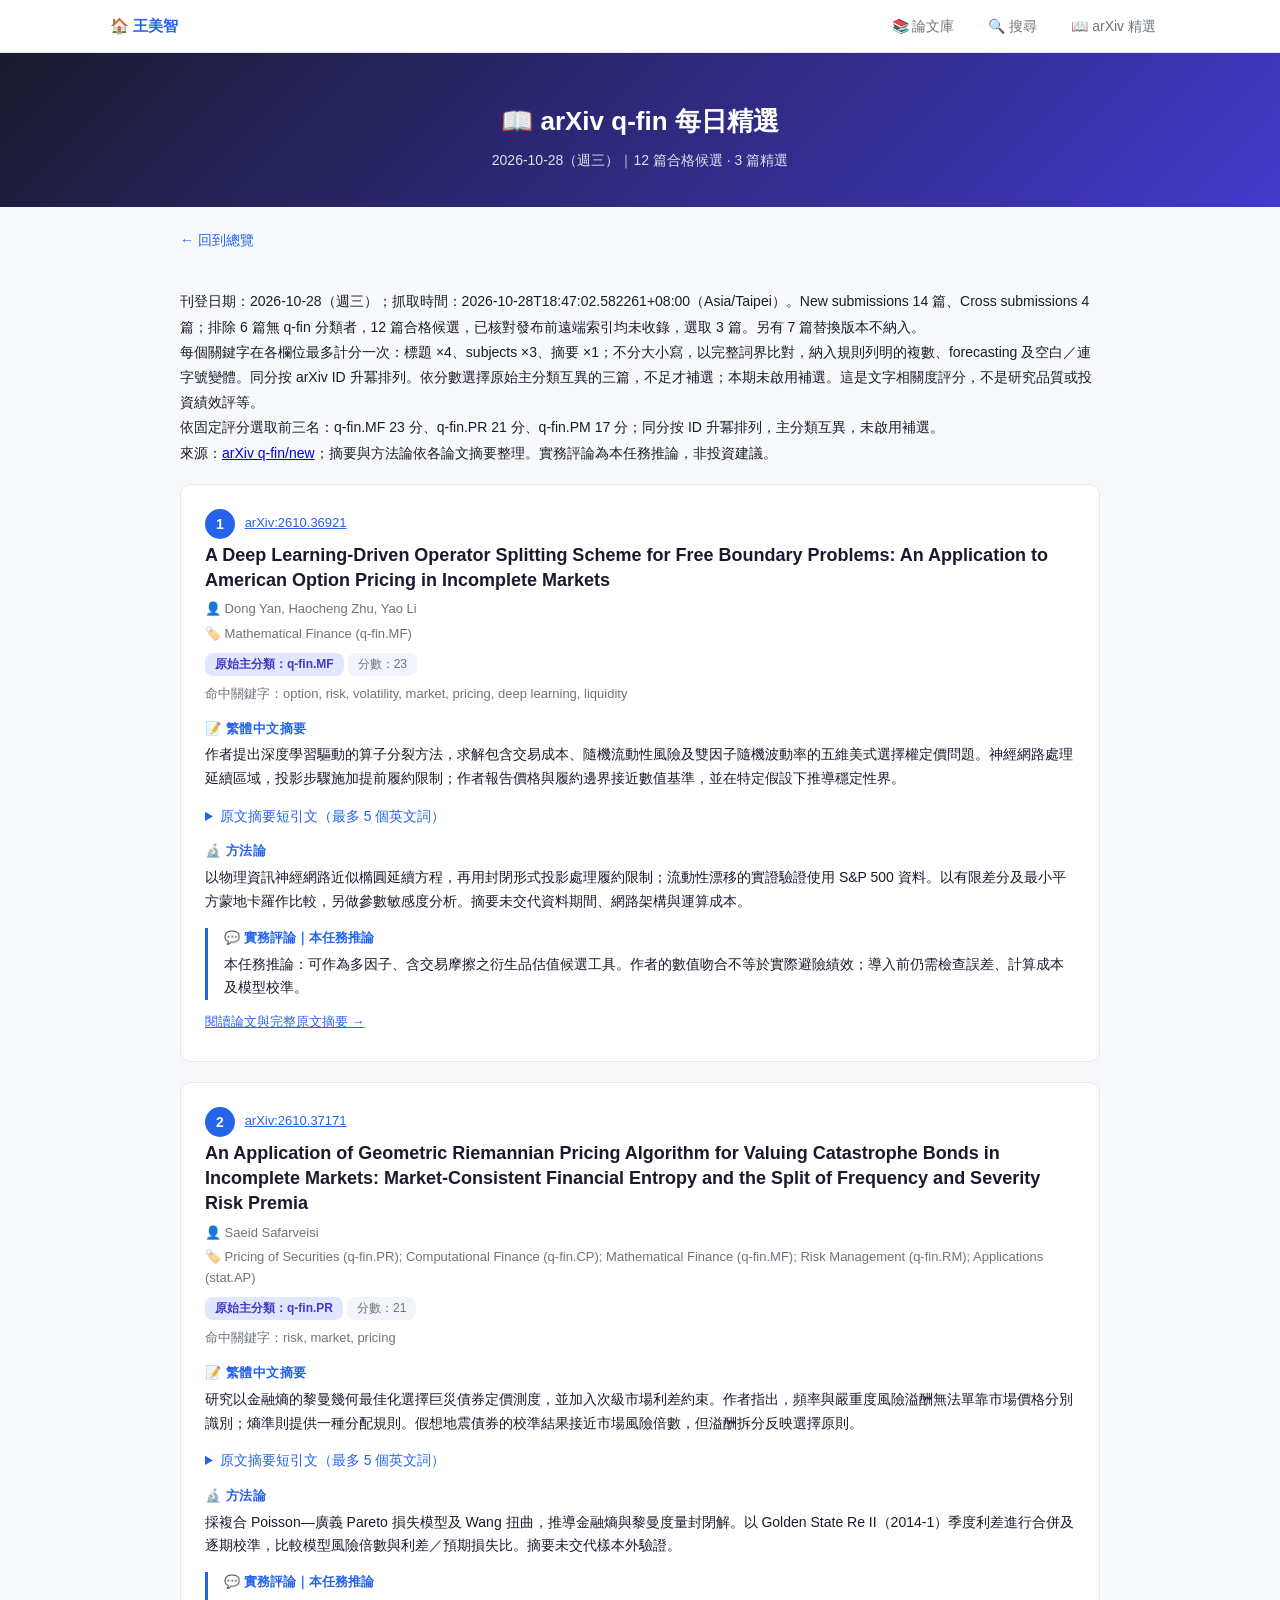
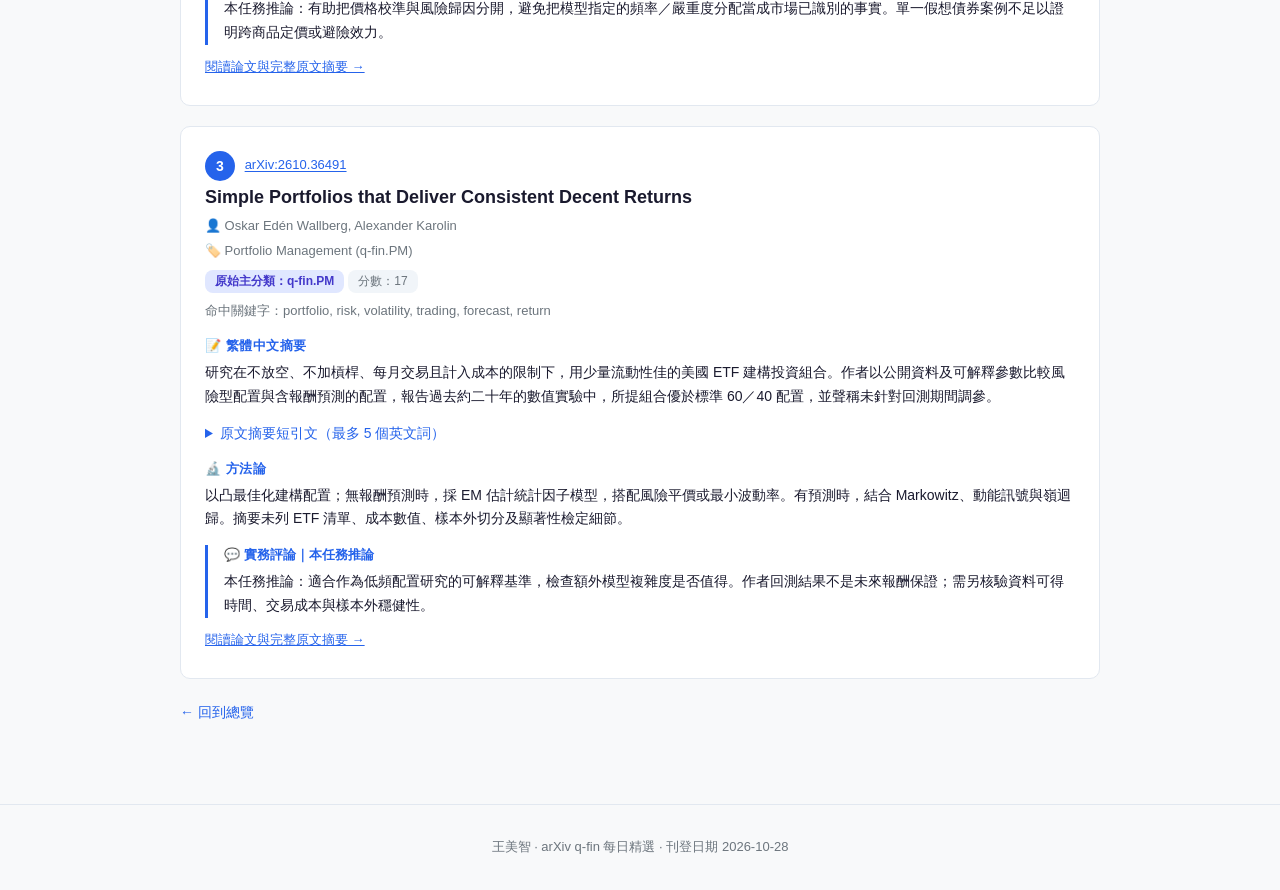
<file: arxiv/2026-10-28.html>
<!DOCTYPE html>
<html lang="zh-Hant">
<head>
<meta charset="UTF-8">
<meta name="viewport" content="width=device-width, initial-scale=1.0">
<meta name="color-scheme" content="light only">
<title>arXiv q-fin 精選 2026-10-28 — 王美智</title>
<link rel="stylesheet" href="../style.css">
<style>
.arxiv-hero {
  background: linear-gradient(135deg, #1a1a2e 0%, #4338ca 100%);
  color: #fff; padding: 48px 20px 36px; text-align: center;
}
.arxiv-hero h1 { font-size: 26px; margin-bottom: 6px; }
.arxiv-hero .subtitle { font-size: 14px; opacity: .85; }
.arxiv-card {
  background: var(--card-bg); border-radius: var(--radius); padding: 24px;
  border: 1px solid var(--border); margin-bottom: 20px;
}
.arxiv-card h2 { font-size: 18px; margin: 0 0 6px; line-height: 1.4; }
.arxiv-card .num-badge {
  display: inline-block; width: 30px; height: 30px; line-height: 30px;
  text-align: center; border-radius: 50%; background: var(--accent); color: #fff;
  font-size: 14px; font-weight: 700; margin-right: 6px; vertical-align: middle;
}
.arxiv-card .meta { font-size: 13px; color: var(--muted); margin-bottom: 4px; }
.arxiv-card .meta a { color: var(--accent); }
.arxiv-card .tags { display: flex; flex-wrap: wrap; gap: 4px; margin: 8px 0; }
.arxiv-card .tags span {
  padding: 2px 10px; border-radius: 8px; font-size: 12px;
  background: var(--tag-bg); color: var(--muted);
}
.arxiv-card .tags .arxiv-tag { background: #e0e7ff; color: #4338ca; font-weight: 600; }
.arxiv-card .section { margin-top: 14px; }
.arxiv-card .section h4 {
  font-size: 13px; font-weight: 700; color: var(--accent);
  text-transform: uppercase; letter-spacing: .5px; margin-bottom: 4px;
}
.arxiv-card .section p { font-size: 14px; line-height: 1.7; margin: 0; }
.arxiv-card .commentary {
  border-left: 3px solid var(--accent); padding-left: 16px; margin-top: 14px;
}
.arxiv-card .commentary p { font-size: 14px; line-height: 1.7; color: var(--text); margin: 0; }
.back-link { display: inline-block; margin-bottom: 20px; color: var(--accent); text-decoration: none; font-size: 14px; }
.back-link:hover { text-decoration: underline; }

.arxiv-card { overflow-wrap: anywhere; }
.section summary { cursor: pointer; color: var(--accent); font-size: 14px; }
.section p { margin-top: 6px; }
.commentary h4 { font-size: 13px; color: var(--accent); margin-bottom: 4px; }
.selection-note { font-size: 14px; line-height: 1.8; margin: 18px 0; }
.day-nav { flex-wrap: wrap; }
.archive-links { margin: 20px 0; }
@media (max-width: 600px) {
  .nav-inner { height: auto; min-height: 52px; flex-wrap: wrap; padding: 10px 16px; gap: 6px; }
  .nav-links { flex-wrap: wrap; }
  .nav-links a { padding: 5px 8px; font-size: 12px; }
  .arxiv-card { padding: 18px 16px; }
  .arxiv-hero h1 { font-size: 24px; }
  .container { padding: 16px; }
}
</style>
</head>
<body>
<nav class="topnav"><div class="nav-inner"><a href="../index.html" class="nav-brand">🏠 王美智</a><div class="nav-links"><a href="../index.html">📚 論文庫</a><a href="../search.html">🔍 搜尋</a><a href="index.html">📖 arXiv 精選</a></div></div></nav>
<div class="arxiv-hero"><h1>📖 arXiv q-fin 每日精選</h1><p class="subtitle">2026-10-28（週三）｜12 篇合格候選 · 3 篇精選</p></div>
<main class="container"><a href="index.html" class="back-link">← 回到總覽</a><aside class="selection-note"><p>刊登日期：2026-10-28（週三）；抓取時間：2026-10-28T18:47:02.582261+08:00（Asia/Taipei）。New submissions 14 篇、Cross submissions 4 篇；排除 6 篇無 q-fin 分類者，12 篇合格候選，已核對發布前遠端索引均未收錄，選取 3 篇。另有 7 篇替換版本不納入。</p><p>每個關鍵字在各欄位最多計分一次：標題 ×4、subjects ×3、摘要 ×1；不分大小寫，以完整詞界比對，納入規則列明的複數、forecasting 及空白／連字號變體。同分按 arXiv ID 升冪排列。依分數選擇原始主分類互異的三篇，不足才補選；本期未啟用補選。這是文字相關度評分，不是研究品質或投資績效評等。</p><p>依固定評分選取前三名：q-fin.MF 23 分、q-fin.PR 21 分、q-fin.PM 17 分；同分按 ID 升冪排列，主分類互異，未啟用補選。</p><p>來源：<a href="https://arxiv.org/list/q-fin/new">arXiv q-fin/new</a>；摘要與方法論依各論文摘要整理。實務評論為本任務推論，非投資建議。</p></aside><article class="arxiv-card" id="paper-2610.36921">
<div class="meta"><span class="num-badge">1</span> <a href="https://arxiv.org/abs/2610.36921">arXiv:2610.36921</a></div>
<h2>A Deep Learning-Driven Operator Splitting Scheme for Free Boundary Problems: An Application to American Option Pricing in Incomplete Markets</h2>
<p class="meta authors">👤 Dong Yan, Haocheng Zhu, Yao Li</p>
<p class="meta subjects">🏷️ Mathematical Finance (q-fin.MF)</p>
<div class="tags"><span class="arxiv-tag">原始主分類：q-fin.MF</span><span>分數：23</span></div>
<p class="meta">命中關鍵字：option, risk, volatility, market, pricing, deep learning, liquidity</p>
<div class="section"><h4>📝 繁體中文摘要</h4><p>作者提出深度學習驅動的算子分裂方法，求解包含交易成本、隨機流動性風險及雙因子隨機波動率的五維美式選擇權定價問題。神經網路處理延續區域，投影步驟施加提前履約限制；作者報告價格與履約邊界接近數值基準，並在特定假設下推導穩定性界。</p></div>
<details class="section"><summary>原文摘要短引文（最多 5 個英文詞）</summary><p lang="en">This paper proposes a deep…</p></details>
<div class="section"><h4>🔬 方法論</h4><p>以物理資訊神經網路近似橢圓延續方程，再用封閉形式投影處理履約限制；流動性漂移的實證驗證使用 S&amp;P 500 資料。以有限差分及最小平方蒙地卡羅作比較，另做參數敏感度分析。摘要未交代資料期間、網路架構與運算成本。</p></div>
<div class="commentary"><h4>💬 實務評論｜本任務推論</h4><p>本任務推論：可作為多因子、含交易摩擦之衍生品估值候選工具。作者的數值吻合不等於實際避險績效；導入前仍需檢查誤差、計算成本及模型校準。</p></div>
<p class="meta" style="margin-top:12px"><a href="https://arxiv.org/abs/2610.36921">閱讀論文與完整原文摘要 →</a></p>
</article>

<article class="arxiv-card" id="paper-2610.37171">
<div class="meta"><span class="num-badge">2</span> <a href="https://arxiv.org/abs/2610.37171">arXiv:2610.37171</a></div>
<h2>An Application of Geometric Riemannian Pricing Algorithm for Valuing Catastrophe Bonds in Incomplete Markets: Market-Consistent Financial Entropy and the Split of Frequency and Severity Risk Premia</h2>
<p class="meta authors">👤 Saeid Safarveisi</p>
<p class="meta subjects">🏷️ Pricing of Securities (q-fin.PR); Computational Finance (q-fin.CP); Mathematical Finance (q-fin.MF); Risk Management (q-fin.RM); Applications (stat.AP)</p>
<div class="tags"><span class="arxiv-tag">原始主分類：q-fin.PR</span><span>分數：21</span></div>
<p class="meta">命中關鍵字：risk, market, pricing</p>
<div class="section"><h4>📝 繁體中文摘要</h4><p>研究以金融熵的黎曼幾何最佳化選擇巨災債券定價測度，並加入次級市場利差約束。作者指出，頻率與嚴重度風險溢酬無法單靠市場價格分別識別；熵準則提供一種分配規則。假想地震債券的校準結果接近市場風險倍數，但溢酬拆分反映選擇原則。</p></div>
<details class="section"><summary>原文摘要短引文（最多 5 個英文詞）</summary><p lang="en">This paper presents a framework…</p></details>
<div class="section"><h4>🔬 方法論</h4><p>採複合 Poisson—廣義 Pareto 損失模型及 Wang 扭曲，推導金融熵與黎曼度量封閉解。以 Golden State Re II（2014-1）季度利差進行合併及逐期校準，比較模型風險倍數與利差／預期損失比。摘要未交代樣本外驗證。</p></div>
<div class="commentary"><h4>💬 實務評論｜本任務推論</h4><p>本任務推論：有助把價格校準與風險歸因分開，避免把模型指定的頻率／嚴重度分配當成市場已識別的事實。單一假想債券案例不足以證明跨商品定價或避險效力。</p></div>
<p class="meta" style="margin-top:12px"><a href="https://arxiv.org/abs/2610.37171">閱讀論文與完整原文摘要 →</a></p>
</article>

<article class="arxiv-card" id="paper-2610.36491">
<div class="meta"><span class="num-badge">3</span> <a href="https://arxiv.org/abs/2610.36491">arXiv:2610.36491</a></div>
<h2>Simple Portfolios that Deliver Consistent Decent Returns</h2>
<p class="meta authors">👤 Oskar Edén Wallberg, Alexander Karolin</p>
<p class="meta subjects">🏷️ Portfolio Management (q-fin.PM)</p>
<div class="tags"><span class="arxiv-tag">原始主分類：q-fin.PM</span><span>分數：17</span></div>
<p class="meta">命中關鍵字：portfolio, risk, volatility, trading, forecast, return</p>
<div class="section"><h4>📝 繁體中文摘要</h4><p>研究在不放空、不加槓桿、每月交易且計入成本的限制下，用少量流動性佳的美國 ETF 建構投資組合。作者以公開資料及可解釋參數比較風險型配置與含報酬預測的配置，報告過去約二十年的數值實驗中，所提組合優於標準 60／40 配置，並聲稱未針對回測期間調參。</p></div>
<details class="section"><summary>原文摘要短引文（最多 5 個英文詞）</summary><p lang="en">Portfolio construction has been studied…</p></details>
<div class="section"><h4>🔬 方法論</h4><p>以凸最佳化建構配置；無報酬預測時，採 EM 估計統計因子模型，搭配風險平價或最小波動率。有預測時，結合 Markowitz、動能訊號與嶺迴歸。摘要未列 ETF 清單、成本數值、樣本外切分及顯著性檢定細節。</p></div>
<div class="commentary"><h4>💬 實務評論｜本任務推論</h4><p>本任務推論：適合作為低頻配置研究的可解釋基準，檢查額外模型複雜度是否值得。作者回測結果不是未來報酬保證；需另核驗資料可得時間、交易成本與樣本外穩健性。</p></div>
<p class="meta" style="margin-top:12px"><a href="https://arxiv.org/abs/2610.36491">閱讀論文與完整原文摘要 →</a></p>
</article><a href="index.html" class="back-link">← 回到總覽</a></main><script type="application/json" id="paper-data">{"listing_date": "2026-10-28", "fetched_at": "2026-10-28T18:47:02.582261+08:00", "selected": [{"id": "2610.36921", "title": "A Deep Learning-Driven Operator Splitting Scheme for Free Boundary Problems: An Application to American Option Pricing in Incomplete Markets", "authors": ["Dong Yan", "Haocheng Zhu", "Yao Li"], "subjects": "Mathematical Finance (q-fin.MF)", "subject_codes": ["q-fin.MF"], "primary_category": "q-fin.MF", "qfin_categories": ["q-fin.MF"], "url": "https://arxiv.org/abs/2610.36921", "score": 23, "keywords": ["option", "risk", "volatility", "market", "pricing", "deep learning", "liquidity"], "hits_by_field": {"title": ["option", "market", "pricing", "deep learning"], "subjects": [], "abstract": ["option", "risk", "volatility", "market", "pricing", "deep learning", "liquidity"]}, "summary_zh": "作者提出深度學習驅動的算子分裂方法，求解包含交易成本、隨機流動性風險及雙因子隨機波動率的五維美式選擇權定價問題。神經網路處理延續區域，投影步驟施加提前履約限制；作者報告價格與履約邊界接近數值基準，並在特定假設下推導穩定性界。", "methodology": "以物理資訊神經網路近似橢圓延續方程，再用封閉形式投影處理履約限制；流動性漂移的實證驗證使用 S&P 500 資料。以有限差分及最小平方蒙地卡羅作比較，另做參數敏感度分析。摘要未交代資料期間、網路架構與運算成本。", "commentary": "本任務推論：可作為多因子、含交易摩擦之衍生品估值候選工具。作者的數值吻合不等於實際避險績效；導入前仍需檢查誤差、計算成本及模型校準。"}, {"id": "2610.37171", "title": "An Application of Geometric Riemannian Pricing Algorithm for Valuing Catastrophe Bonds in Incomplete Markets: Market-Consistent Financial Entropy and the Split of Frequency and Severity Risk Premia", "authors": ["Saeid Safarveisi"], "subjects": "Pricing of Securities (q-fin.PR); Computational Finance (q-fin.CP); Mathematical Finance (q-fin.MF); Risk Management (q-fin.RM); Applications (stat.AP)", "subject_codes": ["q-fin.PR", "q-fin.CP", "q-fin.MF", "q-fin.RM", "stat.AP"], "primary_category": "q-fin.PR", "qfin_categories": ["q-fin.PR", "q-fin.CP", "q-fin.MF", "q-fin.RM"], "url": "https://arxiv.org/abs/2610.37171", "score": 21, "keywords": ["risk", "market", "pricing"], "hits_by_field": {"title": ["risk", "market", "pricing"], "subjects": ["risk", "pricing"], "abstract": ["risk", "market", "pricing"]}, "summary_zh": "研究以金融熵的黎曼幾何最佳化選擇巨災債券定價測度，並加入次級市場利差約束。作者指出，頻率與嚴重度風險溢酬無法單靠市場價格分別識別；熵準則提供一種分配規則。假想地震債券的校準結果接近市場風險倍數，但溢酬拆分反映選擇原則。", "methodology": "採複合 Poisson—廣義 Pareto 損失模型及 Wang 扭曲，推導金融熵與黎曼度量封閉解。以 Golden State Re II（2014-1）季度利差進行合併及逐期校準，比較模型風險倍數與利差／預期損失比。摘要未交代樣本外驗證。", "commentary": "本任務推論：有助把價格校準與風險歸因分開，避免把模型指定的頻率／嚴重度分配當成市場已識別的事實。單一假想債券案例不足以證明跨商品定價或避險效力。"}, {"id": "2610.36491", "title": "Simple Portfolios that Deliver Consistent Decent Returns", "authors": ["Oskar Edén Wallberg", "Alexander Karolin"], "subjects": "Portfolio Management (q-fin.PM)", "subject_codes": ["q-fin.PM"], "primary_category": "q-fin.PM", "qfin_categories": ["q-fin.PM"], "url": "https://arxiv.org/abs/2610.36491", "score": 17, "keywords": ["portfolio", "risk", "volatility", "trading", "forecast", "return"], "hits_by_field": {"title": ["portfolio", "return"], "subjects": ["portfolio"], "abstract": ["portfolio", "risk", "volatility", "trading", "forecast", "return"]}, "summary_zh": "研究在不放空、不加槓桿、每月交易且計入成本的限制下，用少量流動性佳的美國 ETF 建構投資組合。作者以公開資料及可解釋參數比較風險型配置與含報酬預測的配置，報告過去約二十年的數值實驗中，所提組合優於標準 60／40 配置，並聲稱未針對回測期間調參。", "methodology": "以凸最佳化建構配置；無報酬預測時，採 EM 估計統計因子模型，搭配風險平價或最小波動率。有預測時，結合 Markowitz、動能訊號與嶺迴歸。摘要未列 ETF 清單、成本數值、樣本外切分及顯著性檢定細節。", "commentary": "本任務推論：適合作為低頻配置研究的可解釋基準，檢查額外模型複雜度是否值得。作者回測結果不是未來報酬保證；需另核驗資料可得時間、交易成本與樣本外穩健性。"}]}</script><footer><p>王美智 · arXiv q-fin 每日精選 · 刊登日期 2026-10-28</p></footer>
</body>
</html>
</file>
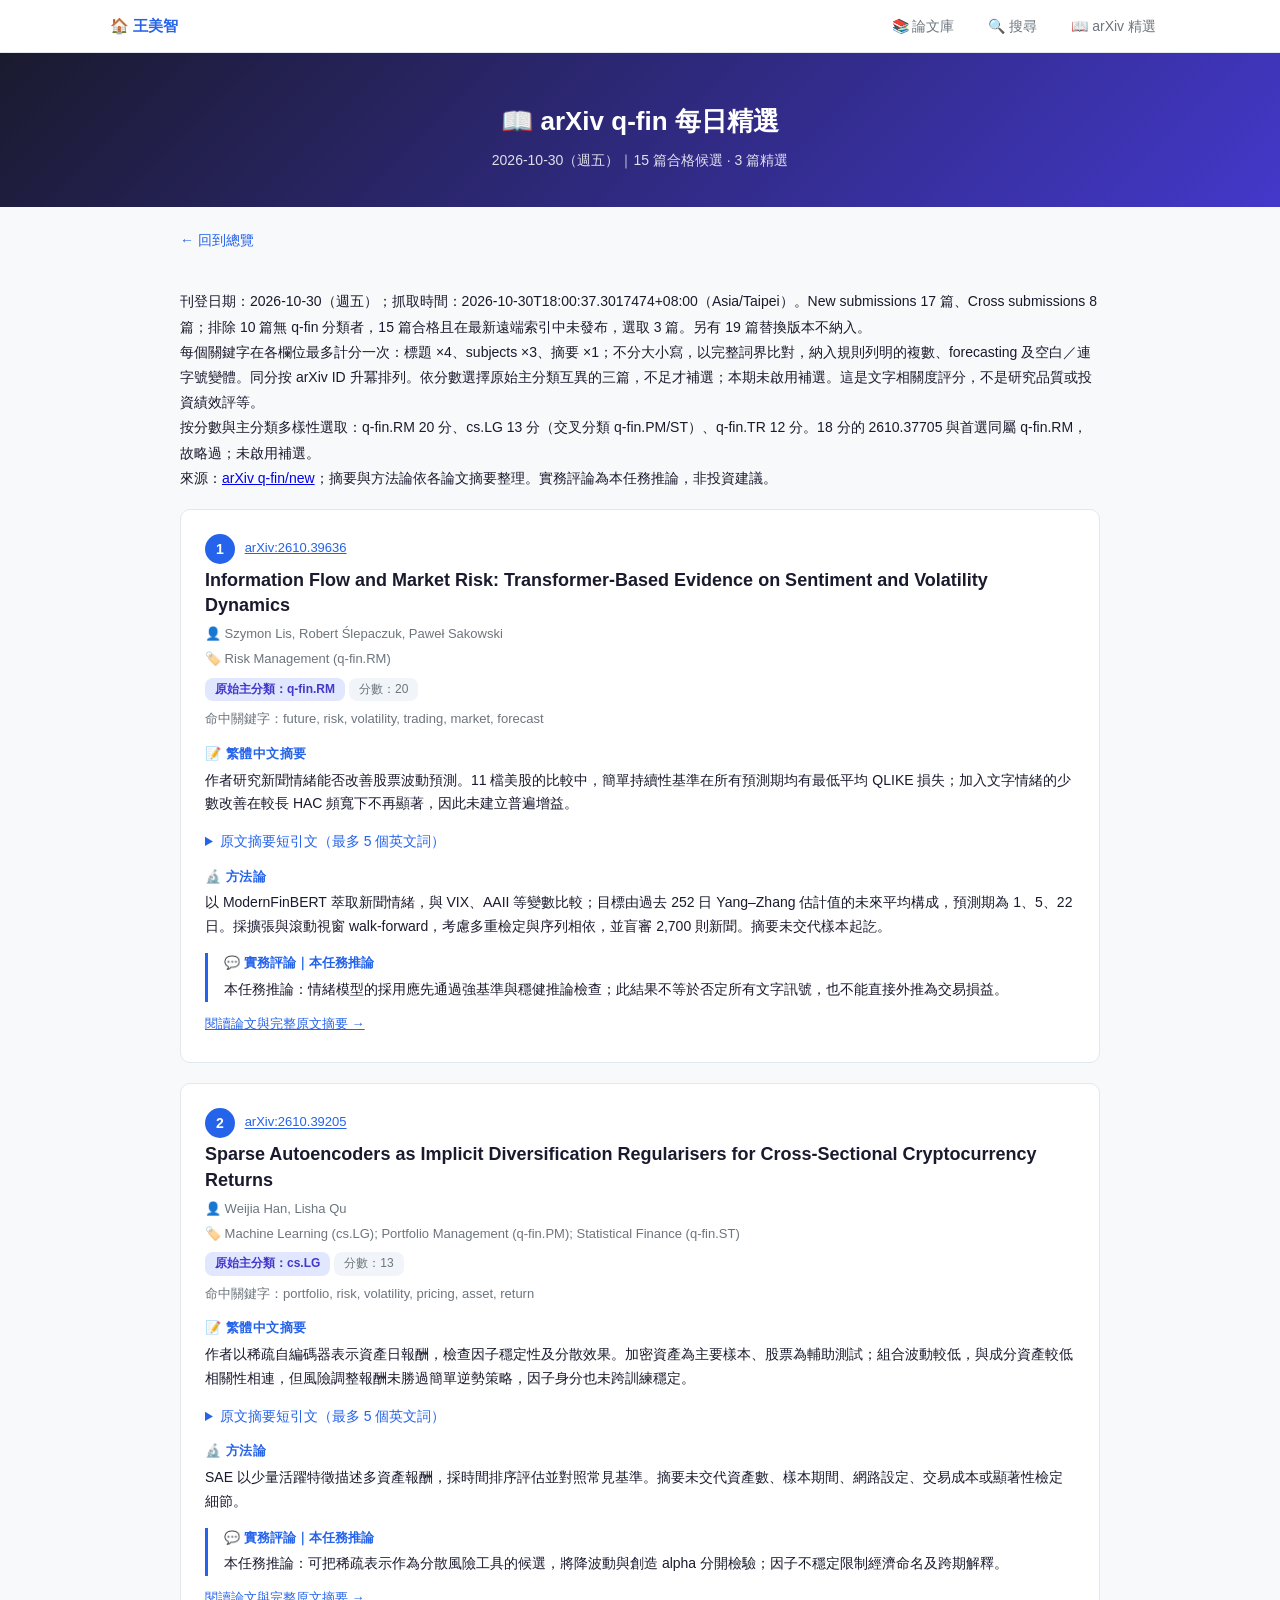
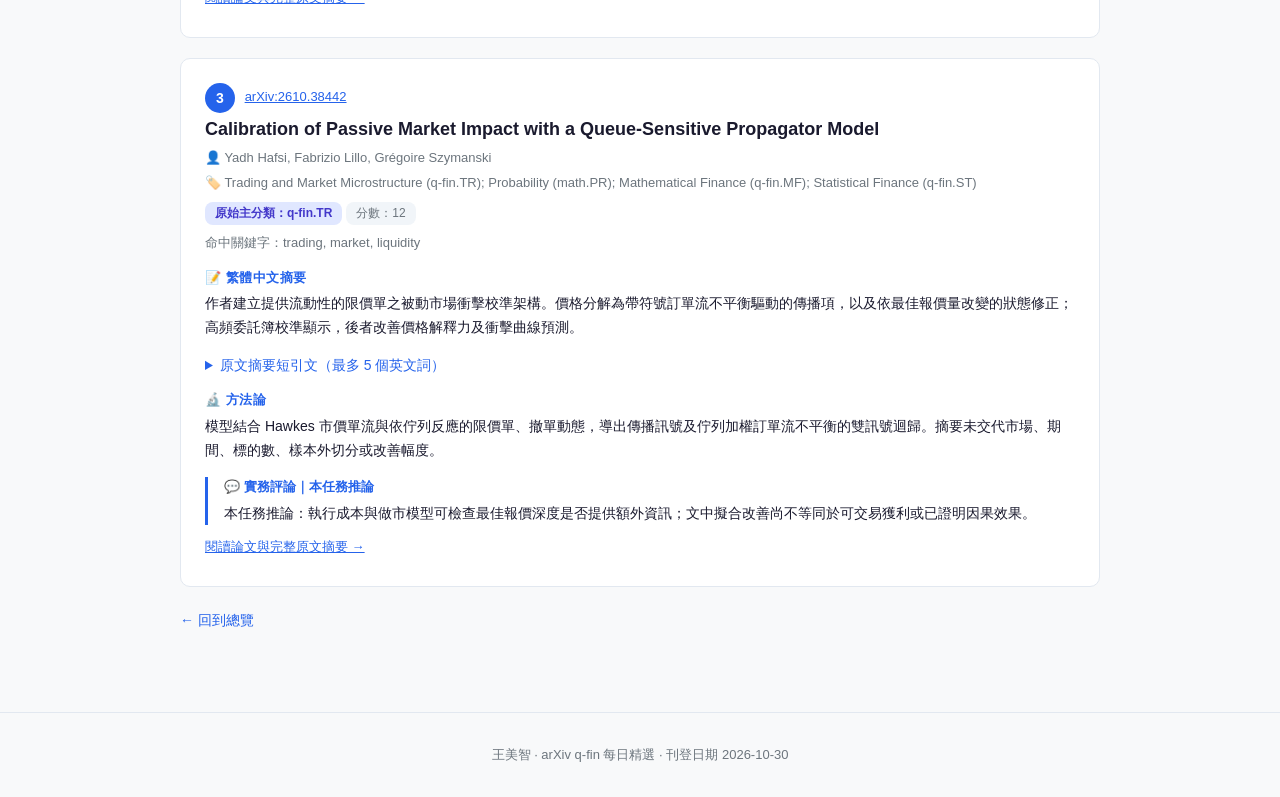
<file: arxiv/2026-10-30.html>
<!DOCTYPE html>
<html lang="zh-Hant">
<head>
<meta charset="UTF-8">
<meta name="viewport" content="width=device-width, initial-scale=1.0">
<meta name="color-scheme" content="light only">
<title>arXiv q-fin 精選 2026-10-30 — 王美智</title>
<link rel="stylesheet" href="../style.css">
<style>
.arxiv-hero {
  background: linear-gradient(135deg, #1a1a2e 0%, #4338ca 100%);
  color: #fff; padding: 48px 20px 36px; text-align: center;
}
.arxiv-hero h1 { font-size: 26px; margin-bottom: 6px; }
.arxiv-hero .subtitle { font-size: 14px; opacity: .85; }
.arxiv-card {
  background: var(--card-bg); border-radius: var(--radius); padding: 24px;
  border: 1px solid var(--border); margin-bottom: 20px;
}
.arxiv-card h2 { font-size: 18px; margin: 0 0 6px; line-height: 1.4; }
.arxiv-card .num-badge {
  display: inline-block; width: 30px; height: 30px; line-height: 30px;
  text-align: center; border-radius: 50%; background: var(--accent); color: #fff;
  font-size: 14px; font-weight: 700; margin-right: 6px; vertical-align: middle;
}
.arxiv-card .meta { font-size: 13px; color: var(--muted); margin-bottom: 4px; }
.arxiv-card .meta a { color: var(--accent); }
.arxiv-card .tags { display: flex; flex-wrap: wrap; gap: 4px; margin: 8px 0; }
.arxiv-card .tags span {
  padding: 2px 10px; border-radius: 8px; font-size: 12px;
  background: var(--tag-bg); color: var(--muted);
}
.arxiv-card .tags .arxiv-tag { background: #e0e7ff; color: #4338ca; font-weight: 600; }
.arxiv-card .section { margin-top: 14px; }
.arxiv-card .section h4 {
  font-size: 13px; font-weight: 700; color: var(--accent);
  text-transform: uppercase; letter-spacing: .5px; margin-bottom: 4px;
}
.arxiv-card .section p { font-size: 14px; line-height: 1.7; margin: 0; }
.arxiv-card .commentary {
  border-left: 3px solid var(--accent); padding-left: 16px; margin-top: 14px;
}
.arxiv-card .commentary p { font-size: 14px; line-height: 1.7; color: var(--text); margin: 0; }
.back-link { display: inline-block; margin-bottom: 20px; color: var(--accent); text-decoration: none; font-size: 14px; }
.back-link:hover { text-decoration: underline; }

.arxiv-card { overflow-wrap: anywhere; }
.section summary { cursor: pointer; color: var(--accent); font-size: 14px; }
.section p { margin-top: 6px; }
.commentary h4 { font-size: 13px; color: var(--accent); margin-bottom: 4px; }
.selection-note { font-size: 14px; line-height: 1.8; margin: 18px 0; }
.day-nav { flex-wrap: wrap; }
.archive-links { margin: 20px 0; }
@media (max-width: 600px) {
  .nav-inner { height: auto; min-height: 52px; flex-wrap: wrap; padding: 10px 16px; gap: 6px; }
  .nav-links { flex-wrap: wrap; }
  .nav-links a { padding: 5px 8px; font-size: 12px; }
  .arxiv-card { padding: 18px 16px; }
  .arxiv-hero h1 { font-size: 24px; }
  .container { padding: 16px; }
}
</style>
</head>
<body>
<nav class="topnav"><div class="nav-inner"><a href="../index.html" class="nav-brand">🏠 王美智</a><div class="nav-links"><a href="../index.html">📚 論文庫</a><a href="../search.html">🔍 搜尋</a><a href="index.html">📖 arXiv 精選</a></div></div></nav>
<div class="arxiv-hero"><h1>📖 arXiv q-fin 每日精選</h1><p class="subtitle">2026-10-30（週五）｜15 篇合格候選 · 3 篇精選</p></div>
<main class="container"><a href="index.html" class="back-link">← 回到總覽</a><aside class="selection-note"><p>刊登日期：2026-10-30（週五）；抓取時間：2026-10-30T18:00:37.3017474+08:00（Asia/Taipei）。New submissions 17 篇、Cross submissions 8 篇；排除 10 篇無 q-fin 分類者，15 篇合格且在最新遠端索引中未發布，選取 3 篇。另有 19 篇替換版本不納入。</p><p>每個關鍵字在各欄位最多計分一次：標題 ×4、subjects ×3、摘要 ×1；不分大小寫，以完整詞界比對，納入規則列明的複數、forecasting 及空白／連字號變體。同分按 arXiv ID 升冪排列。依分數選擇原始主分類互異的三篇，不足才補選；本期未啟用補選。這是文字相關度評分，不是研究品質或投資績效評等。</p><p>按分數與主分類多樣性選取：q-fin.RM 20 分、cs.LG 13 分（交叉分類 q-fin.PM/ST）、q-fin.TR 12 分。18 分的 2610.37705 與首選同屬 q-fin.RM，故略過；未啟用補選。</p><p>來源：<a href="https://arxiv.org/list/q-fin/new">arXiv q-fin/new</a>；摘要與方法論依各論文摘要整理。實務評論為本任務推論，非投資建議。</p></aside><article class="arxiv-card" id="paper-2610.39636">
<div class="meta"><span class="num-badge">1</span> <a href="https://arxiv.org/abs/2610.39636">arXiv:2610.39636</a></div>
<h2>Information Flow and Market Risk: Transformer-Based Evidence on Sentiment and Volatility Dynamics</h2>
<p class="meta authors">👤 Szymon Lis, Robert Ślepaczuk, Paweł Sakowski</p>
<p class="meta subjects">🏷️ Risk Management (q-fin.RM)</p>
<div class="tags"><span class="arxiv-tag">原始主分類：q-fin.RM</span><span>分數：20</span></div>
<p class="meta">命中關鍵字：future, risk, volatility, trading, market, forecast</p>
<div class="section"><h4>📝 繁體中文摘要</h4><p>作者研究新聞情緒能否改善股票波動預測。11 檔美股的比較中，簡單持續性基準在所有預測期均有最低平均 QLIKE 損失；加入文字情緒的少數改善在較長 HAC 頻寬下不再顯著，因此未建立普遍增益。</p></div>
<details class="section"><summary>原文摘要短引文（最多 5 個英文詞）</summary><p lang="en">This study examines whether transformer-based…</p></details>
<div class="section"><h4>🔬 方法論</h4><p>以 ModernFinBERT 萃取新聞情緒，與 VIX、AAII 等變數比較；目標由過去 252 日 Yang–Zhang 估計值的未來平均構成，預測期為 1、5、22 日。採擴張與滾動視窗 walk-forward，考慮多重檢定與序列相依，並盲審 2,700 則新聞。摘要未交代樣本起訖。</p></div>
<div class="commentary"><h4>💬 實務評論｜本任務推論</h4><p>本任務推論：情緒模型的採用應先通過強基準與穩健推論檢查；此結果不等於否定所有文字訊號，也不能直接外推為交易損益。</p></div>
<p class="meta" style="margin-top:12px"><a href="https://arxiv.org/abs/2610.39636">閱讀論文與完整原文摘要 →</a></p>
</article>

<article class="arxiv-card" id="paper-2610.39205">
<div class="meta"><span class="num-badge">2</span> <a href="https://arxiv.org/abs/2610.39205">arXiv:2610.39205</a></div>
<h2>Sparse Autoencoders as Implicit Diversification Regularisers for Cross-Sectional Cryptocurrency Returns</h2>
<p class="meta authors">👤 Weijia Han, Lisha Qu</p>
<p class="meta subjects">🏷️ Machine Learning (cs.LG); Portfolio Management (q-fin.PM); Statistical Finance (q-fin.ST)</p>
<div class="tags"><span class="arxiv-tag">原始主分類：cs.LG</span><span>分數：13</span></div>
<p class="meta">命中關鍵字：portfolio, risk, volatility, pricing, asset, return</p>
<div class="section"><h4>📝 繁體中文摘要</h4><p>作者以稀疏自編碼器表示資產日報酬，檢查因子穩定性及分散效果。加密資產為主要樣本、股票為輔助測試；組合波動較低，與成分資產較低相關性相連，但風險調整報酬未勝過簡單逆勢策略，因子身分也未跨訓練穩定。</p></div>
<details class="section"><summary>原文摘要短引文（最多 5 個英文詞）</summary><p lang="en">Factor models are central to…</p></details>
<div class="section"><h4>🔬 方法論</h4><p>SAE 以少量活躍特徵描述多資產報酬，採時間排序評估並對照常見基準。摘要未交代資產數、樣本期間、網路設定、交易成本或顯著性檢定細節。</p></div>
<div class="commentary"><h4>💬 實務評論｜本任務推論</h4><p>本任務推論：可把稀疏表示作為分散風險工具的候選，將降波動與創造 alpha 分開檢驗；因子不穩定限制經濟命名及跨期解釋。</p></div>
<p class="meta" style="margin-top:12px"><a href="https://arxiv.org/abs/2610.39205">閱讀論文與完整原文摘要 →</a></p>
</article>

<article class="arxiv-card" id="paper-2610.38442">
<div class="meta"><span class="num-badge">3</span> <a href="https://arxiv.org/abs/2610.38442">arXiv:2610.38442</a></div>
<h2>Calibration of Passive Market Impact with a Queue-Sensitive Propagator Model</h2>
<p class="meta authors">👤 Yadh Hafsi, Fabrizio Lillo, Grégoire Szymanski</p>
<p class="meta subjects">🏷️ Trading and Market Microstructure (q-fin.TR); Probability (math.PR); Mathematical Finance (q-fin.MF); Statistical Finance (q-fin.ST)</p>
<div class="tags"><span class="arxiv-tag">原始主分類：q-fin.TR</span><span>分數：12</span></div>
<p class="meta">命中關鍵字：trading, market, liquidity</p>
<div class="section"><h4>📝 繁體中文摘要</h4><p>作者建立提供流動性的限價單之被動市場衝擊校準架構。價格分解為帶符號訂單流不平衡驅動的傳播項，以及依最佳報價量改變的狀態修正；高頻委託簿校準顯示，後者改善價格解釋力及衝擊曲線預測。</p></div>
<details class="section"><summary>原文摘要短引文（最多 5 個英文詞）</summary><p lang="en">We develop a framework for…</p></details>
<div class="section"><h4>🔬 方法論</h4><p>模型結合 Hawkes 市價單流與依佇列反應的限價單、撤單動態，導出傳播訊號及佇列加權訂單流不平衡的雙訊號迴歸。摘要未交代市場、期間、標的數、樣本外切分或改善幅度。</p></div>
<div class="commentary"><h4>💬 實務評論｜本任務推論</h4><p>本任務推論：執行成本與做市模型可檢查最佳報價深度是否提供額外資訊；文中擬合改善尚不等同於可交易獲利或已證明因果效果。</p></div>
<p class="meta" style="margin-top:12px"><a href="https://arxiv.org/abs/2610.38442">閱讀論文與完整原文摘要 →</a></p>
</article><a href="index.html" class="back-link">← 回到總覽</a></main><script type="application/json" id="paper-data">{"listing_date": "2026-10-30", "fetched_at": "2026-10-30T18:00:37.3017474+08:00", "selected": [{"id": "2610.39636", "title": "Information Flow and Market Risk: Transformer-Based Evidence on Sentiment and Volatility Dynamics", "authors": ["Szymon Lis", "Robert Ślepaczuk", "Paweł Sakowski"], "subjects": "Risk Management (q-fin.RM)", "subject_codes": ["q-fin.RM"], "primary_category": "q-fin.RM", "qfin_categories": ["q-fin.RM"], "url": "https://arxiv.org/abs/2610.39636", "score": 20, "keywords": ["future", "risk", "volatility", "trading", "market", "forecast"], "hits_by_field": {"title": ["risk", "volatility", "market"], "subjects": ["risk"], "abstract": ["future", "volatility", "trading", "market", "forecast"]}, "summary_zh": "作者研究新聞情緒能否改善股票波動預測。11 檔美股的比較中，簡單持續性基準在所有預測期均有最低平均 QLIKE 損失；加入文字情緒的少數改善在較長 HAC 頻寬下不再顯著，因此未建立普遍增益。", "methodology": "以 ModernFinBERT 萃取新聞情緒，與 VIX、AAII 等變數比較；目標由過去 252 日 Yang–Zhang 估計值的未來平均構成，預測期為 1、5、22 日。採擴張與滾動視窗 walk-forward，考慮多重檢定與序列相依，並盲審 2,700 則新聞。摘要未交代樣本起訖。", "commentary": "本任務推論：情緒模型的採用應先通過強基準與穩健推論檢查；此結果不等於否定所有文字訊號，也不能直接外推為交易損益。"}, {"id": "2610.39205", "title": "Sparse Autoencoders as Implicit Diversification Regularisers for Cross-Sectional Cryptocurrency Returns", "authors": ["Weijia Han", "Lisha Qu"], "subjects": "Machine Learning (cs.LG); Portfolio Management (q-fin.PM); Statistical Finance (q-fin.ST)", "subject_codes": ["cs.LG", "q-fin.PM", "q-fin.ST"], "primary_category": "cs.LG", "qfin_categories": ["q-fin.PM", "q-fin.ST"], "url": "https://arxiv.org/abs/2610.39205", "score": 13, "keywords": ["portfolio", "risk", "volatility", "pricing", "asset", "return"], "hits_by_field": {"title": ["return"], "subjects": ["portfolio"], "abstract": ["portfolio", "risk", "volatility", "pricing", "asset", "return"]}, "summary_zh": "作者以稀疏自編碼器表示資產日報酬，檢查因子穩定性及分散效果。加密資產為主要樣本、股票為輔助測試；組合波動較低，與成分資產較低相關性相連，但風險調整報酬未勝過簡單逆勢策略，因子身分也未跨訓練穩定。", "methodology": "SAE 以少量活躍特徵描述多資產報酬，採時間排序評估並對照常見基準。摘要未交代資產數、樣本期間、網路設定、交易成本或顯著性檢定細節。", "commentary": "本任務推論：可把稀疏表示作為分散風險工具的候選，將降波動與創造 alpha 分開檢驗；因子不穩定限制經濟命名及跨期解釋。"}, {"id": "2610.38442", "title": "Calibration of Passive Market Impact with a Queue-Sensitive Propagator Model", "authors": ["Yadh Hafsi", "Fabrizio Lillo", "Grégoire Szymanski"], "subjects": "Trading and Market Microstructure (q-fin.TR); Probability (math.PR); Mathematical Finance (q-fin.MF); Statistical Finance (q-fin.ST)", "subject_codes": ["q-fin.TR", "math.PR", "q-fin.MF", "q-fin.ST"], "primary_category": "q-fin.TR", "qfin_categories": ["q-fin.TR", "q-fin.MF", "q-fin.ST"], "url": "https://arxiv.org/abs/2610.38442", "score": 12, "keywords": ["trading", "market", "liquidity"], "hits_by_field": {"title": ["market"], "subjects": ["trading", "market"], "abstract": ["market", "liquidity"]}, "summary_zh": "作者建立提供流動性的限價單之被動市場衝擊校準架構。價格分解為帶符號訂單流不平衡驅動的傳播項，以及依最佳報價量改變的狀態修正；高頻委託簿校準顯示，後者改善價格解釋力及衝擊曲線預測。", "methodology": "模型結合 Hawkes 市價單流與依佇列反應的限價單、撤單動態，導出傳播訊號及佇列加權訂單流不平衡的雙訊號迴歸。摘要未交代市場、期間、標的數、樣本外切分或改善幅度。", "commentary": "本任務推論：執行成本與做市模型可檢查最佳報價深度是否提供額外資訊；文中擬合改善尚不等同於可交易獲利或已證明因果效果。"}]}</script><footer><p>王美智 · arXiv q-fin 每日精選 · 刊登日期 2026-10-30</p></footer>
</body>
</html>
</file>
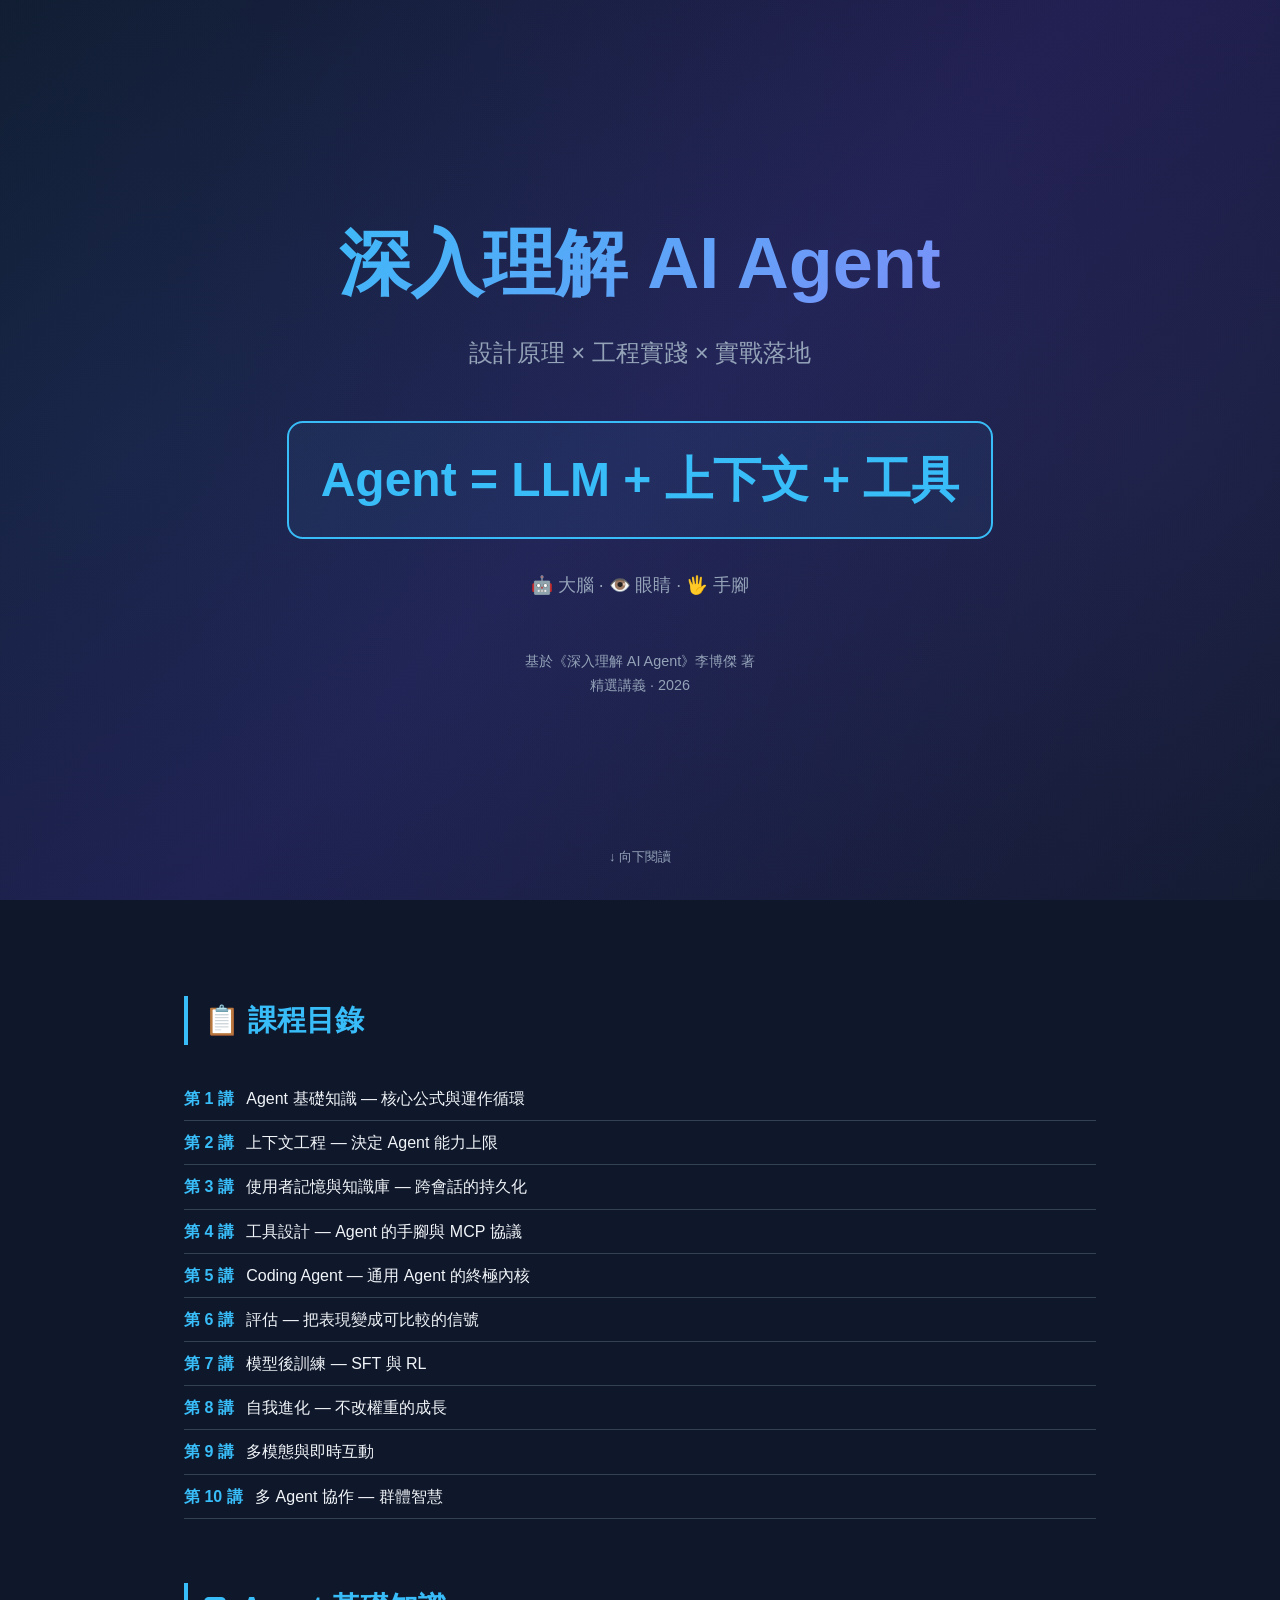
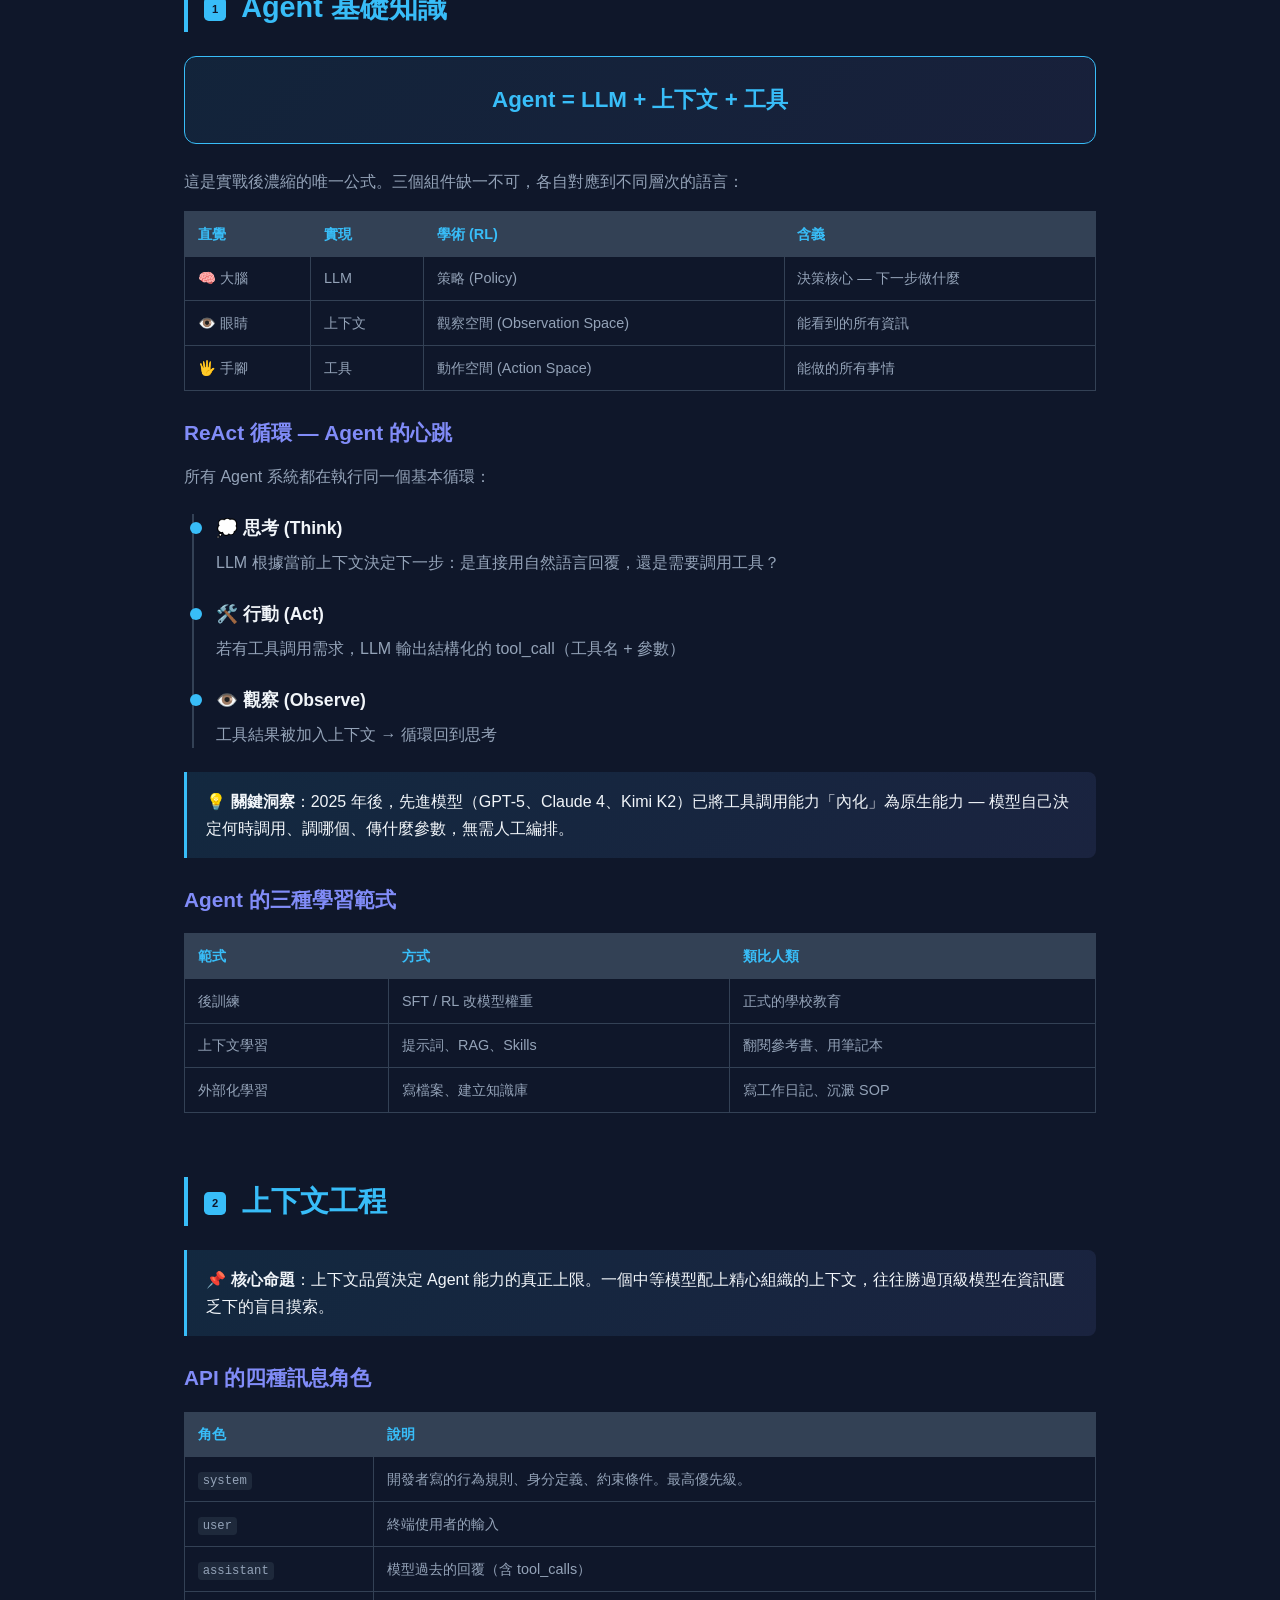
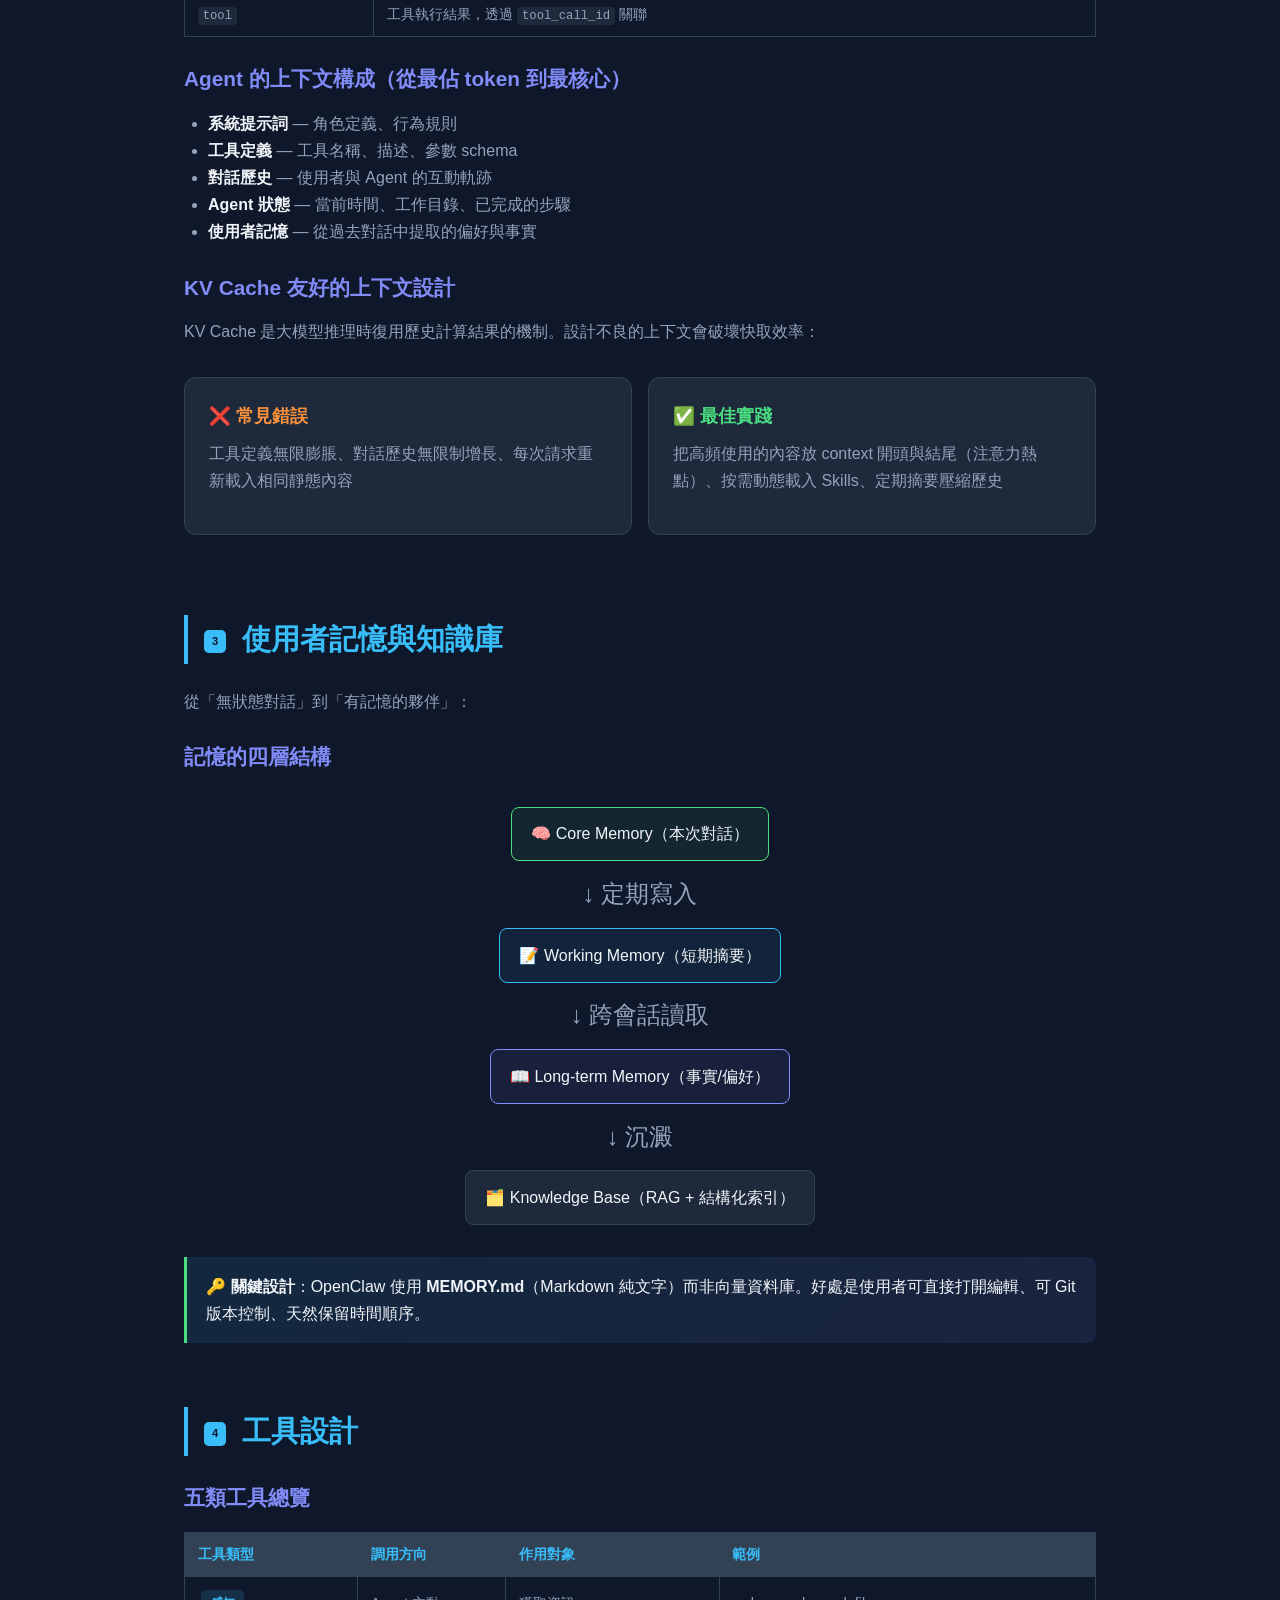
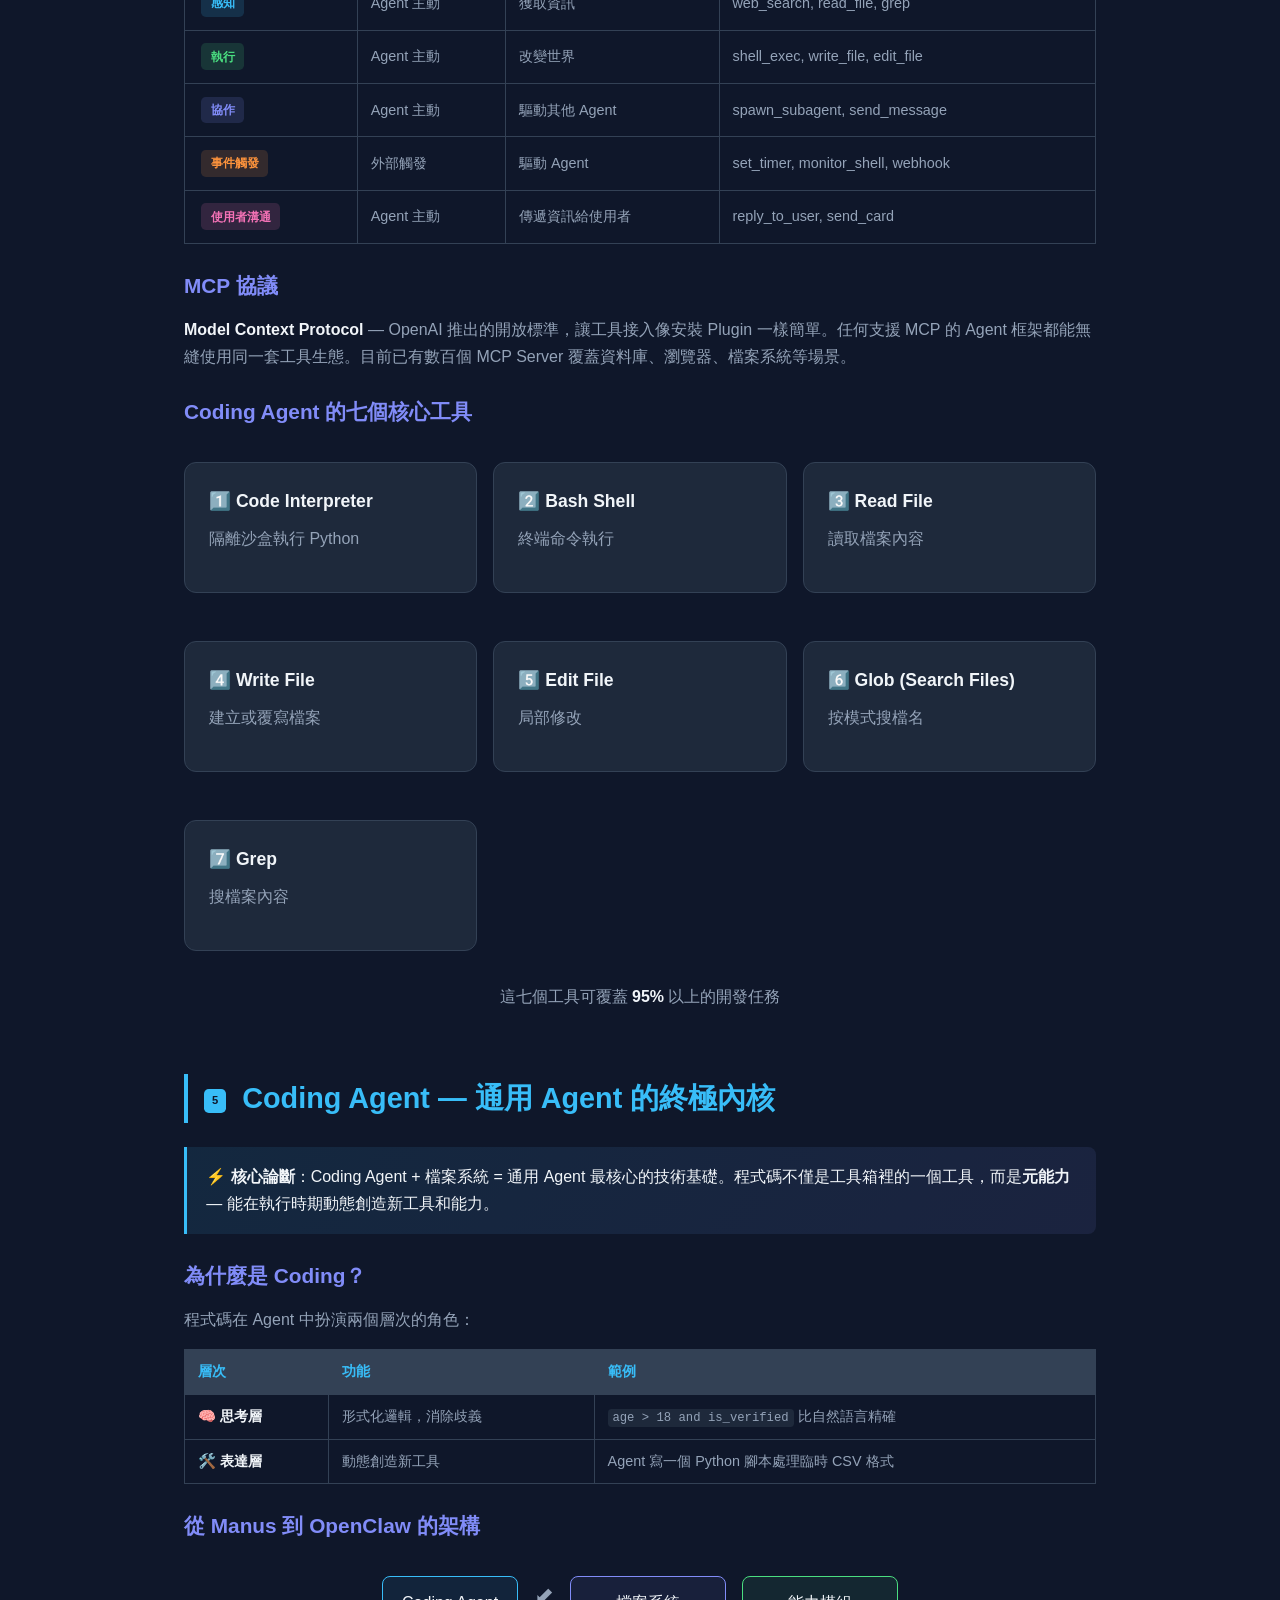
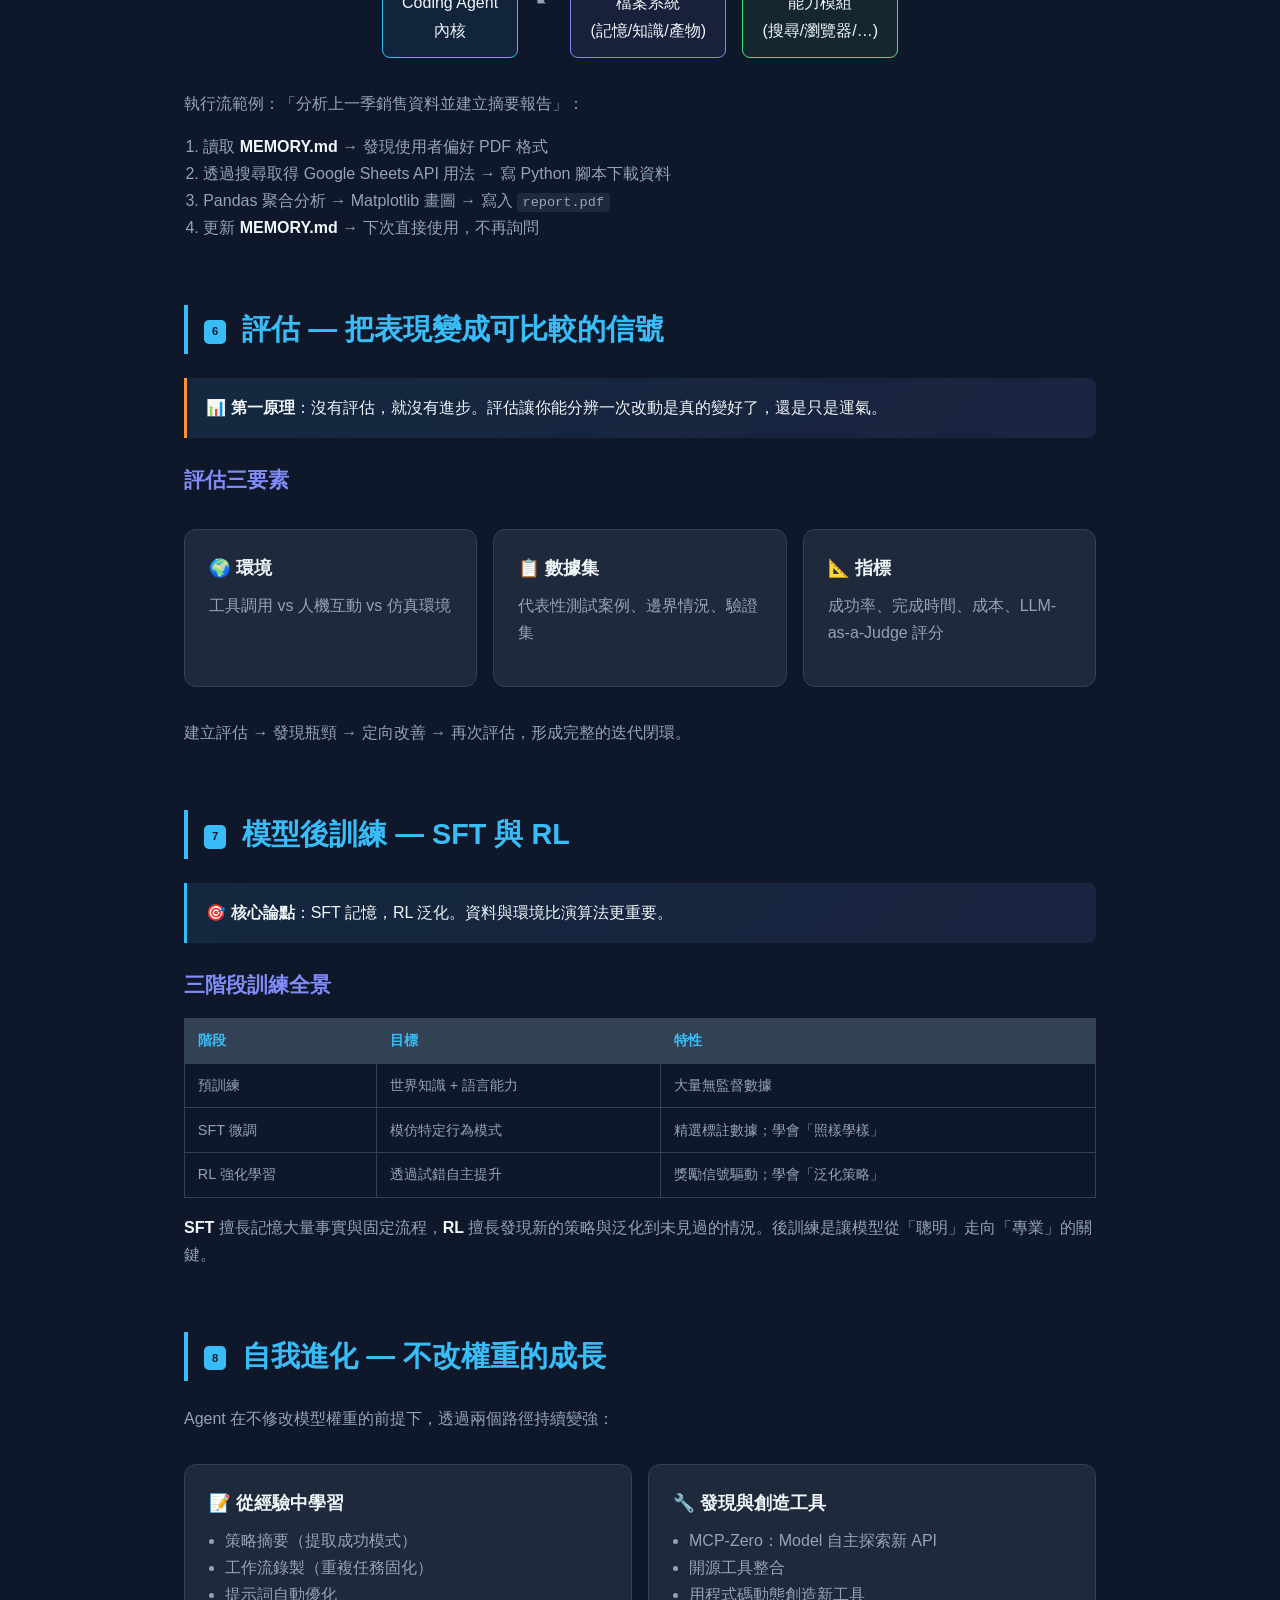
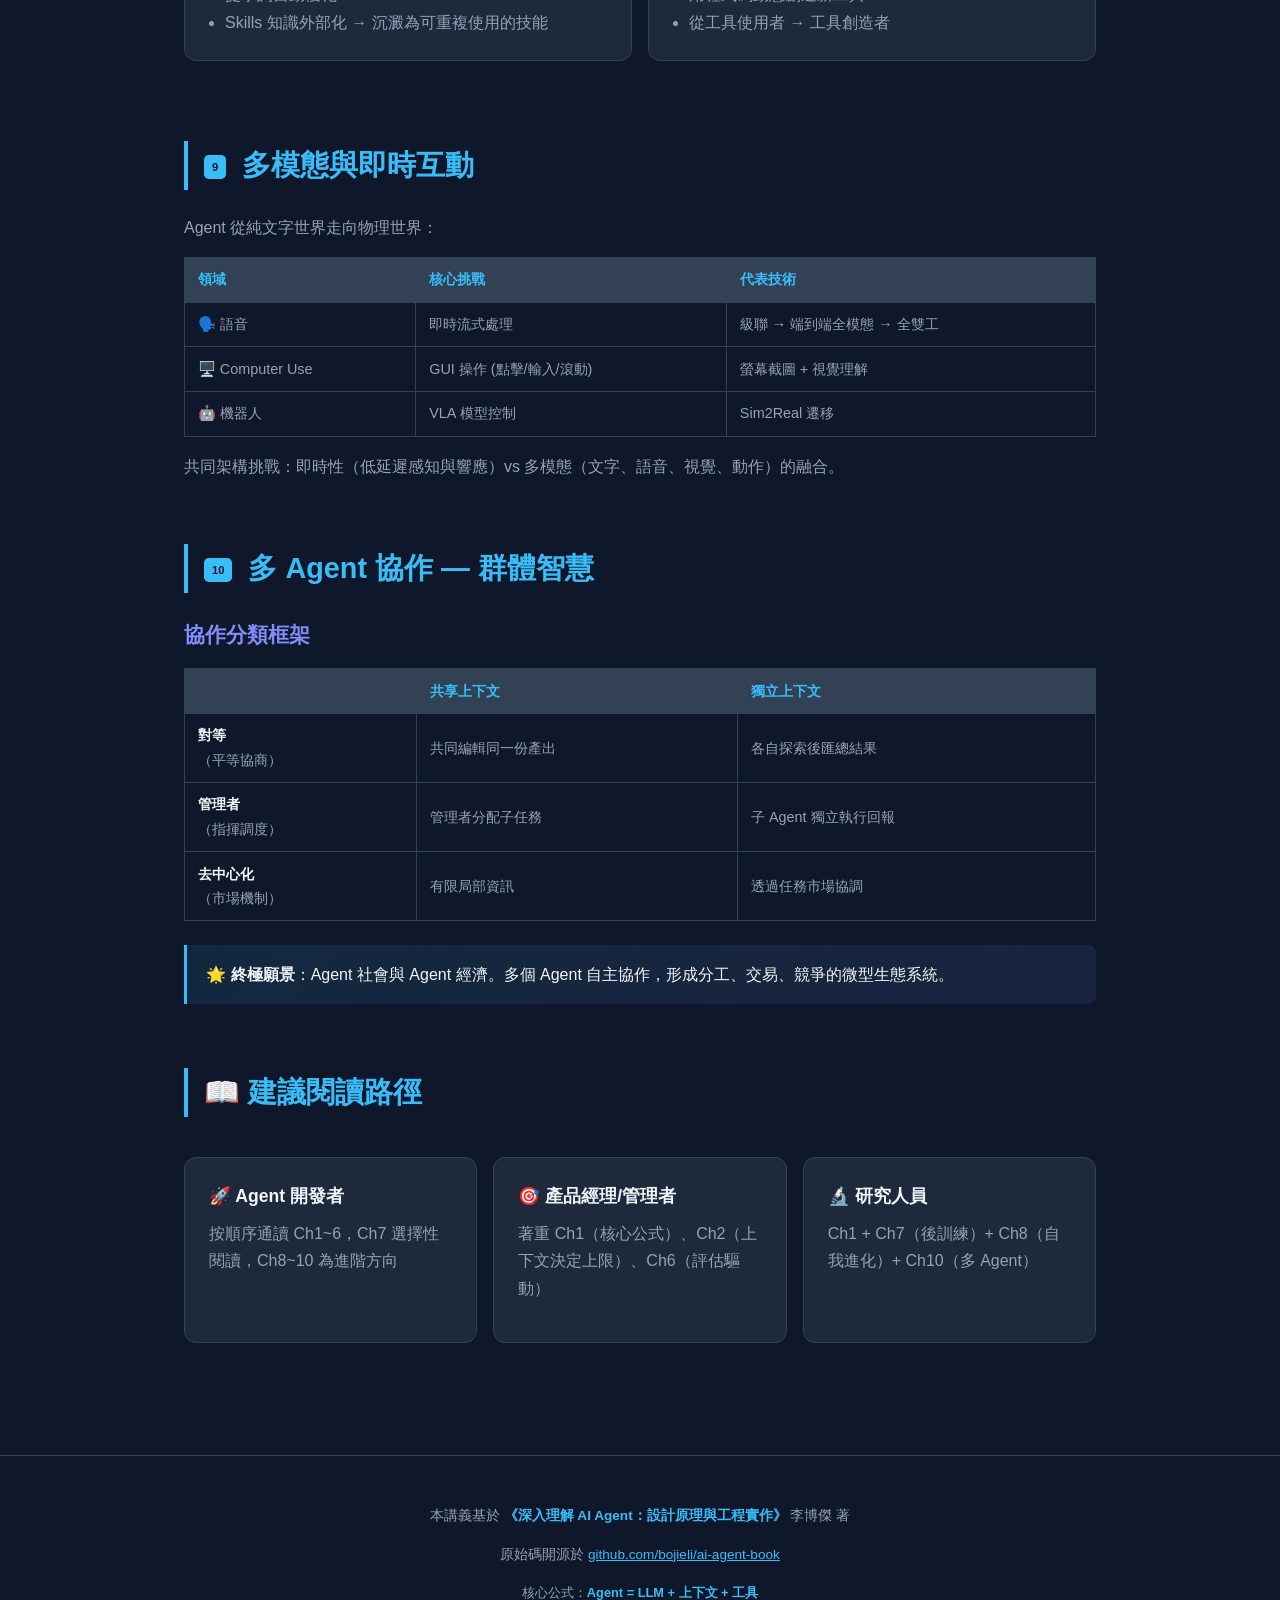
<file: uploads/AI-Agent-Lecture.html>
<!DOCTYPE html>
<html lang="zh-Hant">
<head>
<meta charset="UTF-8">
<meta name="viewport" content="width=device-width, initial-scale=1.0">
<title>深入理解 AI Agent — 講義</title>
<style>
  :root {
    --bg: #0f172a;
    --surface: #1e293b;
    --surface2: #334155;
    --accent: #38bdf8;
    --accent2: #818cf8;
    --text: #f1f5f9;
    --text2: #94a3b8;
    --green: #4ade80;
    --orange: #fb923c;
    --pink: #f472b6;
    --border: #334155;
  }
  * { margin:0; padding:0; box-sizing:border-box; }
  body {
    font-family: -apple-system, BlinkMacSystemFont, 'Segoe UI', 'Noto Sans TC', sans-serif;
    background: var(--bg);
    color: var(--text);
    line-height: 1.7;
    padding: 0;
  }
  /* Cover */
  .cover {
    min-height: 100vh;
    display: flex;
    flex-direction: column;
    justify-content: center;
    align-items: center;
    text-align: center;
    padding: 2rem;
    background: linear-gradient(135deg, #0f172a 0%, #1e1b4b 50%, #0f172a 100%);
    position: relative;
    overflow: hidden;
  }
  .cover::before {
    content: '';
    position: absolute;
    top: -50%;
    left: -50%;
    width: 200%;
    height: 200%;
    background: radial-gradient(circle at 30% 50%, rgba(56,189,248,0.08) 0%, transparent 50%),
                radial-gradient(circle at 70% 50%, rgba(129,140,248,0.08) 0%, transparent 50%);
    animation: pulse 8s ease-in-out infinite;
  }
  @keyframes pulse {
    0%, 100% { transform: scale(1); opacity: 0.5; }
    50% { transform: scale(1.1); opacity: 1; }
  }
  .cover h1 {
    font-size: clamp(2.5rem, 6vw, 4.5rem);
    font-weight: 800;
    background: linear-gradient(135deg, var(--accent), var(--accent2));
    -webkit-background-clip: text;
    -webkit-text-fill-color: transparent;
    background-clip: text;
    position: relative;
    margin-bottom: 0.5rem;
  }
  .cover .subtitle {
    font-size: clamp(1rem, 2.5vw, 1.5rem);
    color: var(--text2);
    margin-bottom: 2rem;
    position: relative;
  }
  .cover .formula {
    font-size: clamp(1.8rem, 4vw, 3rem);
    font-weight: 700;
    color: var(--accent);
    padding: 1rem 2rem;
    border: 2px solid var(--accent);
    border-radius: 1rem;
    display: inline-block;
    margin: 1rem 0;
    position: relative;
    background: rgba(56,189,248,0.05);
  }
  .cover .meta {
    color: var(--text2);
    font-size: 0.9rem;
    margin-top: 3rem;
    position: relative;
  }
  .cover .scroll-hint {
    position: absolute;
    bottom: 2rem;
    color: var(--text2);
    font-size: 0.8rem;
    animation: bounce 2s infinite;
  }
  @keyframes bounce {
    0%, 100% { transform: translateY(0); }
    50% { transform: translateY(8px); }
  }
  /* Content */
  .container { max-width: 960px; margin: 0 auto; padding: 2rem 1.5rem; }
  section { margin: 4rem 0; }
  h2 {
    font-size: 1.8rem;
    font-weight: 700;
    color: var(--accent);
    border-left: 4px solid var(--accent);
    padding-left: 1rem;
    margin-bottom: 1.5rem;
  }
  h3 {
    font-size: 1.3rem;
    font-weight: 600;
    color: var(--accent2);
    margin: 1.5rem 0 0.8rem;
  }
  h4 {
    font-size: 1.1rem;
    font-weight: 600;
    color: var(--text);
    margin: 1rem 0 0.5rem;
  }
  p { margin-bottom: 1rem; color: var(--text2); }
  strong { color: var(--text); }
  /* Cards */
  .card {
    background: var(--surface);
    border: 1px solid var(--border);
    border-radius: 0.75rem;
    padding: 1.5rem;
    margin: 1rem 0;
  }
  .card h4 { margin-top: 0; }
  .card-grid {
    display: grid;
    grid-template-columns: repeat(auto-fit, minmax(280px, 1fr));
    gap: 1rem;
    margin: 1rem 0;
  }
  /* Formula box */
  .formula-box {
    background: linear-gradient(135deg, rgba(56,189,248,0.08), rgba(129,140,248,0.08));
    border: 1px solid var(--accent);
    border-radius: 0.75rem;
    padding: 1.5rem;
    text-align: center;
    font-size: 1.4rem;
    font-weight: 700;
    color: var(--accent);
    margin: 1.5rem 0;
  }
  /* Tables */
  table {
    width: 100%;
    border-collapse: collapse;
    margin: 1rem 0;
    font-size: 0.9rem;
  }
  th, td {
    border: 1px solid var(--border);
    padding: 0.6rem 0.8rem;
    text-align: left;
  }
  th {
    background: var(--surface2);
    color: var(--accent);
    font-weight: 600;
  }
  td { color: var(--text2); }
  tr:hover td { background: rgba(56,189,248,0.03); }
  /* Code */
  pre {
    background: #0c1222;
    border: 1px solid var(--border);
    border-radius: 0.5rem;
    padding: 1rem;
    overflow-x: auto;
    font-size: 0.85rem;
    font-family: 'JetBrains Mono', 'Fira Code', monospace;
    color: var(--text);
    margin: 1rem 0;
  }
  code {
    font-family: 'JetBrains Mono', 'Fira Code', monospace;
    font-size: 0.85em;
    background: var(--surface);
    padding: 0.15em 0.4em;
    border-radius: 0.3em;
  }
  pre code { background: none; padding: 0; }
  /* Tags */
  .tag {
    display: inline-block;
    padding: 0.2rem 0.6rem;
    border-radius: 0.3rem;
    font-size: 0.75rem;
    font-weight: 600;
    margin: 0.2rem;
  }
  .tag-blue { background: rgba(56,189,248,0.15); color: var(--accent); }
  .tag-purple { background: rgba(129,140,248,0.15); color: var(--accent2); }
  .tag-green { background: rgba(74,222,128,0.15); color: var(--green); }
  .tag-orange { background: rgba(251,146,60,0.15); color: var(--orange); }
  .tag-pink { background: rgba(244,114,182,0.15); color: var(--pink); }
  /* Timeline */
  .timeline {
    position: relative;
    padding-left: 2rem;
    margin: 1.5rem 0;
  }
  .timeline::before {
    content: '';
    position: absolute;
    left: 0.5rem;
    top: 0;
    bottom: 0;
    width: 2px;
    background: var(--border);
  }
  .timeline-item {
    position: relative;
    margin-bottom: 1.5rem;
  }
  .timeline-item::before {
    content: '';
    position: absolute;
    left: -1.65rem;
    top: 0.5rem;
    width: 0.75rem;
    height: 0.75rem;
    border-radius: 50%;
    background: var(--accent);
  }
  .timeline-item h4 { margin-bottom: 0.3rem; }
  .timeline-item p { margin-bottom: 0.3rem; }
  /* Highlight */
  .highlight {
    background: linear-gradient(135deg, rgba(56,189,248,0.1), rgba(129,140,248,0.1));
    border-left: 3px solid var(--accent);
    padding: 1rem 1.2rem;
    border-radius: 0 0.5rem 0.5rem 0;
    margin: 1.5rem 0;
  }
  .highlight.green { border-left-color: var(--green); }
  .highlight.orange { border-left-color: var(--orange); }
  /* Architecture diagram */
  .arch {
    display: flex;
    flex-direction: column;
    align-items: center;
    gap: 0.8rem;
    margin: 2rem 0;
  }
  .arch-row {
    display: flex;
    gap: 1rem;
    flex-wrap: wrap;
    justify-content: center;
  }
  .arch-box {
    background: var(--surface);
    border: 1px solid var(--border);
    border-radius: 0.5rem;
    padding: 0.8rem 1.2rem;
    text-align: center;
    min-width: 100px;
  }
  .arch-box.accent { border-color: var(--accent); background: rgba(56,189,248,0.08); }
  .arch-box.purple { border-color: var(--accent2); background: rgba(129,140,248,0.08); }
  .arch-box.green { border-color: var(--green); background: rgba(74,222,128,0.08); }
  .arch-arrow { color: var(--text2); font-size: 1.5rem; }
  /* Chapter indicator */
  .chapter-badge {
    display: inline-block;
    background: var(--accent);
    color: var(--bg);
    font-size: 0.7rem;
    font-weight: 700;
    padding: 0.15rem 0.5rem;
    border-radius: 0.3rem;
    margin-right: 0.5rem;
    vertical-align: middle;
  }
  /* Footer */
  footer {
    text-align: center;
    padding: 3rem 1.5rem;
    color: var(--text2);
    border-top: 1px solid var(--border);
    font-size: 0.85rem;
  }
  footer strong { color: var(--accent); }
  /* Responsive */
  @media (max-width: 640px) {
    .container { padding: 1rem; }
    h2 { font-size: 1.4rem; }
    .card-grid { grid-template-columns: 1fr; }
    table { font-size: 0.8rem; }
    th, td { padding: 0.4rem 0.5rem; }
  }
  /* ToC */
  .toc { margin: 2rem 0; }
  .toc ol {
    list-style: none;
    counter-reset: toc-counter;
  }
  .toc ol li {
    counter-increment: toc-counter;
    padding: 0.5rem 0;
    border-bottom: 1px solid var(--border);
    color: var(--text2);
  }
  .toc ol li::before {
    content: "第 " counter(toc-counter) " 講 ";
    color: var(--accent);
    font-weight: 600;
    margin-right: 0.5rem;
  }
  .toc ol li a { color: var(--text); text-decoration: none; }
  .toc ol li a:hover { color: var(--accent); }
</style>
</head>
<body>

<!-- Cover -->
<div class="cover">
  <div>
    <h1>深入理解 AI Agent</h1>
    <div class="subtitle">設計原理 × 工程實踐 × 實戰落地</div>
    <div class="formula">Agent = LLM + 上下文 + 工具</div>
    <div style="margin-top: 1rem; font-size: 1.1rem; color: var(--text2); position: relative;">
      🤖 大腦 · 👁️ 眼睛 · 🖐️ 手腳
    </div>
    <div class="meta">
      基於《深入理解 AI Agent》李博傑 著<br>
      精選講義 · 2026
    </div>
  </div>
  <div class="scroll-hint">↓ 向下閱讀</div>
</div>

<div class="container">

<!-- 目錄 -->
<section>
  <h2>📋 課程目錄</h2>
  <div class="toc">
    <ol>
      <li><a href="#ch1">Agent 基礎知識 — 核心公式與運作循環</a></li>
      <li><a href="#ch2">上下文工程 — 決定 Agent 能力上限</a></li>
      <li><a href="#ch3">使用者記憶與知識庫 — 跨會話的持久化</a></li>
      <li><a href="#ch4">工具設計 — Agent 的手腳與 MCP 協議</a></li>
      <li><a href="#ch5">Coding Agent — 通用 Agent 的終極內核</a></li>
      <li><a href="#ch6">評估 — 把表現變成可比較的信號</a></li>
      <li><a href="#ch7">模型後訓練 — SFT 與 RL</a></li>
      <li><a href="#ch8">自我進化 — 不改權重的成長</a></li>
      <li><a href="#ch9">多模態與即時互動</a></li>
      <li><a href="#ch10">多 Agent 協作 — 群體智慧</a></li>
    </ol>
  </div>
</section>

<!-- ========== 第1講 ========== -->
<section id="ch1">
  <h2><span class="chapter-badge">1</span> Agent 基礎知識</h2>

  <div class="formula-box">Agent = LLM + 上下文 + 工具</div>

  <p>這是實戰後濃縮的唯一公式。三個組件缺一不可，各自對應到不同層次的語言：</p>

  <table>
    <tr><th>直覺</th><th>實現</th><th>學術 (RL)</th><th>含義</th></tr>
    <tr><td>🧠 大腦</td><td>LLM</td><td>策略 (Policy)</td><td>決策核心 — 下一步做什麼</td></tr>
    <tr><td>👁️ 眼睛</td><td>上下文</td><td>觀察空間 (Observation Space)</td><td>能看到的所有資訊</td></tr>
    <tr><td>🖐️ 手腳</td><td>工具</td><td>動作空間 (Action Space)</td><td>能做的所有事情</td></tr>
  </table>

  <h3>ReAct 循環 — Agent 的心跳</h3>
  <p>所有 Agent 系統都在執行同一個基本循環：</p>
  <div class="timeline">
    <div class="timeline-item"><h4>💭 思考 (Think)</h4><p>LLM 根據當前上下文決定下一步：是直接用自然語言回覆，還是需要調用工具？</p></div>
    <div class="timeline-item"><h4>🛠️ 行動 (Act)</h4><p>若有工具調用需求，LLM 輸出結構化的 tool_call（工具名 + 參數）</p></div>
    <div class="timeline-item"><h4>👁️ 觀察 (Observe)</h4><p>工具結果被加入上下文 → 循環回到思考</p></div>
  </div>

  <div class="highlight">
    <strong>💡 關鍵洞察</strong>：2025 年後，先進模型（GPT-5、Claude 4、Kimi K2）已將工具調用能力「內化」為原生能力 — 模型自己決定何時調用、調哪個、傳什麼參數，無需人工編排。
  </div>

  <h3>Agent 的三種學習範式</h3>
  <table>
    <tr><th>範式</th><th>方式</th><th>類比人類</th></tr>
    <tr><td>後訓練</td><td>SFT / RL 改模型權重</td><td>正式的學校教育</td></tr>
    <tr><td>上下文學習</td><td>提示詞、RAG、Skills</td><td>翻閱參考書、用筆記本</td></tr>
    <tr><td>外部化學習</td><td>寫檔案、建立知識庫</td><td>寫工作日記、沉澱 SOP</td></tr>
  </table>
</section>

<!-- ========== 第2講 ========== -->
<section id="ch2">
  <h2><span class="chapter-badge">2</span> 上下文工程</h2>

  <div class="highlight">
    <strong>📌 核心命題</strong>：上下文品質決定 Agent 能力的真正上限。一個中等模型配上精心組織的上下文，往往勝過頂級模型在資訊匱乏下的盲目摸索。
  </div>

  <h3>API 的四種訊息角色</h3>
  <table>
    <tr><th>角色</th><th>說明</th></tr>
    <tr><td><code>system</code></td><td>開發者寫的行為規則、身分定義、約束條件。最高優先級。</td></tr>
    <tr><td><code>user</code></td><td>終端使用者的輸入</td></tr>
    <tr><td><code>assistant</code></td><td>模型過去的回覆（含 tool_calls）</td></tr>
    <tr><td><code>tool</code></td><td>工具執行結果，透過 <code>tool_call_id</code> 關聯</td></tr>
  </table>

  <h3>Agent 的上下文構成（從最佔 token 到最核心）</h3>
  <ul style="color: var(--text2); padding-left: 1.5rem; margin-bottom: 1rem;">
    <li><strong>系統提示詞</strong> — 角色定義、行為規則</li>
    <li><strong>工具定義</strong> — 工具名稱、描述、參數 schema</li>
    <li><strong>對話歷史</strong> — 使用者與 Agent 的互動軌跡</li>
    <li><strong>Agent 狀態</strong> — 當前時間、工作目錄、已完成的步驟</li>
    <li><strong>使用者記憶</strong> — 從過去對話中提取的偏好與事實</li>
  </ul>

  <h3>KV Cache 友好的上下文設計</h3>
  <p>KV Cache 是大模型推理時復用歷史計算結果的機制。設計不良的上下文會破壞快取效率：</p>
  <div class="card-grid">
    <div class="card">
      <h4 style="color: var(--orange);">❌ 常見錯誤</h4>
      <p>工具定義無限膨脹、對話歷史無限制增長、每次請求重新載入相同靜態內容</p>
    </div>
    <div class="card">
      <h4 style="color: var(--green);">✅ 最佳實踐</h4>
      <p>把高頻使用的內容放 context 開頭與結尾（注意力熱點）、按需動態載入 Skills、定期摘要壓縮歷史</p>
    </div>
  </div>
</section>

<!-- ========== 第3講 ========== -->
<section id="ch3">
  <h2><span class="chapter-badge">3</span> 使用者記憶與知識庫</h2>

  <p>從「無狀態對話」到「有記憶的夥伴」：</p>

  <h3>記憶的四層結構</h3>
  <div class="arch">
    <div class="arch-box green">🧠 Core Memory（本次對話）</div>
    <div class="arch-arrow">↓ 定期寫入</div>
    <div class="arch-box accent">📝 Working Memory（短期摘要）</div>
    <div class="arch-arrow">↓ 跨會話讀取</div>
    <div class="arch-box purple">📖 Long-term Memory（事實/偏好）</div>
    <div class="arch-arrow">↓ 沉澱</div>
    <div class="arch-box">🗂️ Knowledge Base（RAG + 結構化索引）</div>
  </div>

  <div class="highlight green">
    <strong>🔑 關鍵設計</strong>：OpenClaw 使用 <strong>MEMORY.md</strong>（Markdown 純文字）而非向量資料庫。好處是使用者可直接打開編輯、可 Git 版本控制、天然保留時間順序。
  </div>
</section>

<!-- ========== 第4講 ========== -->
<section id="ch4">
  <h2><span class="chapter-badge">4</span> 工具設計</h2>

  <h3>五類工具總覽</h3>
  <table>
    <tr><th>工具類型</th><th>調用方向</th><th>作用對象</th><th>範例</th></tr>
    <tr><td><span class="tag tag-blue">感知</span></td><td>Agent 主動</td><td>獲取資訊</td><td>web_search, read_file, grep</td></tr>
    <tr><td><span class="tag tag-green">執行</span></td><td>Agent 主動</td><td>改變世界</td><td>shell_exec, write_file, edit_file</td></tr>
    <tr><td><span class="tag tag-purple">協作</span></td><td>Agent 主動</td><td>驅動其他 Agent</td><td>spawn_subagent, send_message</td></tr>
    <tr><td><span class="tag tag-orange">事件觸發</span></td><td>外部觸發</td><td>驅動 Agent</td><td>set_timer, monitor_shell, webhook</td></tr>
    <tr><td><span class="tag tag-pink">使用者溝通</span></td><td>Agent 主動</td><td>傳遞資訊給使用者</td><td>reply_to_user, send_card</td></tr>
  </table>

  <h3>MCP 協議</h3>
  <p><strong>Model Context Protocol</strong> — OpenAI 推出的開放標準，讓工具接入像安裝 Plugin 一樣簡單。任何支援 MCP 的 Agent 框架都能無縫使用同一套工具生態。目前已有數百個 MCP Server 覆蓋資料庫、瀏覽器、檔案系統等場景。</p>

  <h3>Coding Agent 的七個核心工具</h3>
  <div class="card-grid">
    <div class="card"><h4>1️⃣ Code Interpreter</h4><p>隔離沙盒執行 Python</p></div>
    <div class="card"><h4>2️⃣ Bash Shell</h4><p>終端命令執行</p></div>
    <div class="card"><h4>3️⃣ Read File</h4><p>讀取檔案內容</p></div>
    <div class="card"><h4>4️⃣ Write File</h4><p>建立或覆寫檔案</p></div>
    <div class="card"><h4>5️⃣ Edit File</h4><p>局部修改</p></div>
    <div class="card"><h4>6️⃣ Glob (Search Files)</h4><p>按模式搜檔名</p></div>
    <div class="card"><h4>7️⃣ Grep</h4><p>搜檔案內容</p></div>
  </div>
  <p style="text-align: center; color: var(--text2);">這七個工具可覆蓋 <strong>95%</strong> 以上的開發任務</p>
</section>

<!-- ========== 第5講 ========== -->
<section id="ch5">
  <h2><span class="chapter-badge">5</span> Coding Agent — 通用 Agent 的終極內核</h2>

  <div class="highlight">
    <strong>⚡ 核心論斷</strong>：Coding Agent + 檔案系統 = 通用 Agent 最核心的技術基礎。程式碼不僅是工具箱裡的一個工具，而是<strong>元能力</strong> — 能在執行時期動態創造新工具和能力。
  </div>

  <h3>為什麼是 Coding？</h3>
  <p>程式碼在 Agent 中扮演兩個層次的角色：</p>
  <table>
    <tr><th>層次</th><th>功能</th><th>範例</th></tr>
    <tr><td>🧠 <strong>思考層</strong></td><td>形式化邏輯，消除歧義</td><td><code>age > 18 and is_verified</code> 比自然語言精確</td></tr>
    <tr><td>🛠️ <strong>表達層</strong></td><td>動態創造新工具</td><td>Agent 寫一個 Python 腳本處理臨時 CSV 格式</td></tr>
  </table>

  <h3>從 Manus 到 OpenClaw 的架構</h3>
  <div class="arch">
    <div class="arch-row">
      <div class="arch-box accent">Coding Agent<br>內核</div>
      <div class="arch-arrow">⬋</div>
      <div class="arch-box purple">檔案系統<br>(記憶/知識/產物)</div>
      <div class="arch-box green">能力模組<br>(搜尋/瀏覽器/…)</div>
    </div>
  </div>

  <p>執行流範例：「分析上一季銷售資料並建立摘要報告」：</p>
  <ol style="color: var(--text2); padding-left: 1.2rem;">
    <li>讀取 <strong>MEMORY.md</strong> → 發現使用者偏好 PDF 格式</li>
    <li>透過搜尋取得 Google Sheets API 用法 → 寫 Python 腳本下載資料</li>
    <li>Pandas 聚合分析 → Matplotlib 畫圖 → 寫入 <code>report.pdf</code></li>
    <li>更新 <strong>MEMORY.md</strong> → 下次直接使用，不再詢問</li>
  </ol>
</section>

<!-- ========== 第6講 ========== -->
<section id="ch6">
  <h2><span class="chapter-badge">6</span> 評估 — 把表現變成可比較的信號</h2>

  <div class="highlight orange">
    <strong>📊 第一原理</strong>：沒有評估，就沒有進步。評估讓你能分辨一次改動是真的變好了，還是只是運氣。
  </div>

  <h3>評估三要素</h3>
  <div class="card-grid">
    <div class="card"><h4>🌍 環境</h4><p>工具調用 vs 人機互動 vs 仿真環境</p></div>
    <div class="card"><h4>📋 數據集</h4><p>代表性測試案例、邊界情況、驗證集</p></div>
    <div class="card"><h4>📐 指標</h4><p>成功率、完成時間、成本、LLM-as-a-Judge 評分</p></div>
  </div>
  <p>建立評估 → 發現瓶頸 → 定向改善 → 再次評估，形成完整的迭代閉環。</p>
</section>

<!-- ========== 第7講 ========== -->
<section id="ch7">
  <h2><span class="chapter-badge">7</span> 模型後訓練 — SFT 與 RL</h2>

  <div class="highlight">
    <strong>🎯 核心論點</strong>：SFT 記憶，RL 泛化。資料與環境比演算法更重要。
  </div>

  <h3>三階段訓練全景</h3>
  <table>
    <tr><th>階段</th><th>目標</th><th>特性</th></tr>
    <tr><td>預訓練</td><td>世界知識 + 語言能力</td><td>大量無監督數據</td></tr>
    <tr><td>SFT 微調</td><td>模仿特定行為模式</td><td>精選標註數據；學會「照樣學樣」</td></tr>
    <tr><td>RL 強化學習</td><td>透過試錯自主提升</td><td>獎勵信號驅動；學會「泛化策略」</td></tr>
  </table>

  <p><strong>SFT</strong> 擅長記憶大量事實與固定流程，<strong>RL</strong> 擅長發現新的策略與泛化到未見過的情況。後訓練是讓模型從「聰明」走向「專業」的關鍵。</p>
</section>

<!-- ========== 第8講 ========== -->
<section id="ch8">
  <h2><span class="chapter-badge">8</span> 自我進化 — 不改權重的成長</h2>

  <p>Agent 在不修改模型權重的前提下，透過兩個路徑持續變強：</p>

  <div class="card-grid">
    <div class="card">
      <h4>📝 從經驗中學習</h4>
      <ul style="color: var(--text2); padding-left: 1rem;">
        <li>策略摘要（提取成功模式）</li>
        <li>工作流錄製（重複任務固化）</li>
        <li>提示詞自動優化</li>
        <li>Skills 知識外部化 → 沉澱為可重複使用的技能</li>
      </ul>
    </div>
    <div class="card">
      <h4>🔧 發現與創造工具</h4>
      <ul style="color: var(--text2); padding-left: 1rem;">
        <li>MCP-Zero：Model 自主探索新 API</li>
        <li>開源工具整合</li>
        <li>用程式碼動態創造新工具</li>
        <li>從工具使用者 → 工具創造者</li>
      </ul>
    </div>
  </div>
</section>

<!-- ========== 第9講 ========== -->
<section id="ch9">
  <h2><span class="chapter-badge">9</span> 多模態與即時互動</h2>

  <p>Agent 從純文字世界走向物理世界：</p>
  <table>
    <tr><th>領域</th><th>核心挑戰</th><th>代表技術</th></tr>
    <tr><td>🗣️ 語音</td><td>即時流式處理</td><td>級聯 → 端到端全模態 → 全雙工</td></tr>
    <tr><td>🖥️ Computer Use</td><td>GUI 操作 (點擊/輸入/滾動)</td><td>螢幕截圖 + 視覺理解</td></tr>
    <tr><td>🤖 機器人</td><td>VLA 模型控制</td><td>Sim2Real 遷移</td></tr>
  </table>
  <p>共同架構挑戰：即時性（低延遲感知與響應）vs 多模態（文字、語音、視覺、動作）的融合。</p>
</section>

<!-- ========== 第10講 ========== -->
<section id="ch10">
  <h2><span class="chapter-badge">10</span> 多 Agent 協作 — 群體智慧</h2>

  <h3>協作分類框架</h3>
  <table>
    <tr><th></th><th>共享上下文</th><th>獨立上下文</th></tr>
    <tr><td><strong>對等</strong><br>（平等協商）</td><td>共同編輯同一份產出</td><td>各自探索後匯總結果</td></tr>
    <tr><td><strong>管理者</strong><br>（指揮調度）</td><td>管理者分配子任務</td><td>子 Agent 獨立執行回報</td></tr>
    <tr><td><strong>去中心化</strong><br>（市場機制）</td><td>有限局部資訊</td><td>透過任務市場協調</td></tr>
  </table>

  <div class="highlight">
    <strong>🌟 終極願景</strong>：Agent 社會與 Agent 經濟。多個 Agent 自主協作，形成分工、交易、競爭的微型生態系統。
  </div>
</section>

<!-- 推薦閱讀路徑 -->
<section>
  <h2>📖 建議閱讀路徑</h2>
  <div class="card-grid">
    <div class="card">
      <h4>🚀 Agent 開發者</h4>
      <p>按順序通讀 Ch1~6，Ch7 選擇性閱讀，Ch8~10 為進階方向</p>
    </div>
    <div class="card">
      <h4>🎯 產品經理/管理者</h4>
      <p>著重 Ch1（核心公式）、Ch2（上下文決定上限）、Ch6（評估驅動）</p>
    </div>
    <div class="card">
      <h4>🔬 研究人員</h4>
      <p>Ch1 + Ch7（後訓練）+ Ch8（自我進化）+ Ch10（多 Agent）</p>
    </div>
  </div>
</section>

</div>

<footer>
  <p>本講義基於 <strong>《深入理解 AI Agent：設計原理與工程實作》</strong> 李博傑 著</p>
  <p>原始碼開源於 <a href="https://github.com/bojieli/ai-agent-book" style="color: var(--accent);">github.com/bojieli/ai-agent-book</a></p>
  <p style="margin-top: 0.5rem; font-size: 0.8rem;">核心公式：<strong>Agent = LLM + 上下文 + 工具</strong></p>
</footer>

</body>
</html>
</file>
<file: style.css>
/* ===== 學術論文資料庫 — 乾淨學術風 ===== */

:root {
  --bg: #f8f9fa;
  --card-bg: #ffffff;
  --text: #1a1a2e;
  --muted: #6c757d;
  --accent: #2563eb;
  --accent-light: #dbeafe;
  --border: #e2e8f0;
  --tag-bg: #f1f5f9;
  --tag-active: #2563eb;
  --tag-upload: #059669;
  --shadow: 0 1px 3px rgba(0,0,0,.08);
  --radius: 10px;
}

* { margin: 0; padding: 0; box-sizing: border-box; }
body { font-family: -apple-system, BlinkMacSystemFont, "Segoe UI", Roboto, "Noto Sans TC", sans-serif; background: var(--bg); color: var(--text); line-height: 1.6; }

/* 導覽列 */
.topnav {
  background: var(--card-bg);
  border-bottom: 1px solid var(--border);
  position: sticky; top: 0; z-index: 100;
}
.nav-inner {
  max-width: 1100px; margin: 0 auto;
  display: flex; align-items: center; justify-content: space-between;
  padding: 0 20px; height: 52px;
}
.nav-brand { font-weight: 700; color: var(--accent); text-decoration: none; font-size: 15px; }
.nav-links { display: flex; gap: 6px; }
.nav-links a {
  padding: 6px 14px; border-radius: 6px; font-size: 14px;
  color: var(--muted); text-decoration: none; transition: .15s;
}
.nav-links a:hover { background: var(--tag-bg); color: var(--text); }
.nav-links a.active { background: var(--accent-light); color: var(--accent); font-weight: 600; }

/* Hero */
.hero {
  background: linear-gradient(135deg, #1e3a5f 0%, #2563eb 100%);
  color: #fff; padding: 48px 20px 36px; text-align: center;
}
.hero h1 { font-size: 28px; margin-bottom: 6px; }
.hero .subtitle { font-size: 15px; opacity: .85; margin-bottom: 12px; }
.hero-stats { font-size: 14px; opacity: .9; }
.hero-stats .sep { margin: 0 8px; opacity: .5; }

/* 即時全文搜尋列 */
.search-bar { background: var(--card-bg); border-bottom: 1px solid var(--border); padding: 12px 20px; }
.search-bar-inner { max-width: 960px; margin: 0 auto; }
.search-bar input {
  width: 100%; padding: 12px 16px; border: 2px solid var(--border);
  border-radius: var(--radius); font-size: 15px; background: var(--bg);
  transition: .15s;
}
.search-bar input:focus { outline: none; border-color: var(--accent); box-shadow: 0 0 0 3px var(--accent-light); background: var(--card-bg); }

/* 搜尋結果摘要 */
.search-summary {
  font-size: 14px; color: var(--muted); margin-bottom: 12px;
  padding: 8px 0;
}
.search-summary strong { color: var(--accent); }

/* Container */
.container { max-width: 960px; margin: 0 auto; padding: 20px; }

/* 工具列 */
.toolbar { margin-bottom: 20px; }
.search-box input {
  width: 100%; padding: 12px 16px; border: 1px solid var(--border);
  border-radius: var(--radius); font-size: 15px; background: var(--card-bg);
  transition: .15s;
}
.search-box input:focus { outline: none; border-color: var(--accent); box-shadow: 0 0 0 3px var(--accent-light); }

/* 分類篩選 */
.filter-section { margin-top: 12px; }
.filter-label {
  font-size: 12px; font-weight: 600; color: var(--muted);
  text-transform: uppercase; letter-spacing: .5px; margin-bottom: 6px;
}
.filter-tags { display: flex; flex-wrap: wrap; gap: 5px; }
.filter-tags .tag {
  padding: 4px 12px; border-radius: 16px; border: 1px solid var(--border);
  background: var(--card-bg); font-size: 12px; cursor: pointer; transition: .15s;
  color: var(--muted); white-space: nowrap;
}
.filter-tags .tag:hover { border-color: var(--accent); color: var(--accent); }
.filter-tags .tag.active { background: var(--accent); color: #fff; border-color: var(--accent); }
.filter-tags .tag[data-tag="upload"].active { background: var(--tag-upload); border-color: var(--tag-upload); }

/* 主題標籤特殊色 */
#topicTags .tag[data-topic="綠債/ESG"].active { background: #059669; border-color: #059669; }
#topicTags .tag[data-topic="潔淨能源"].active { background: #0ea5e9; border-color: #0ea5e9; }
#topicTags .tag[data-topic="碳市場/碳交易"].active { background: #1e293b; border-color: #1e293b; }
#topicTags .tag[data-topic="氣候風險/政策"].active { background: #d97706; border-color: #d97706; }
#topicTags .tag[data-topic="能源市場"].active { background: #dc2626; border-color: #dc2626; }
#topicTags .tag[data-topic="金融市場"].active { background: #7c3aed; border-color: #7c3aed; }
#topicTags .tag[data-topic="地緣政治/國防"].active { background: #be185d; border-color: #be185d; }
#topicTags .tag[data-topic="加密貨幣/數位金融"].active { background: #f59e0b; border-color: #f59e0b; }
#topicTags .tag[data-topic="原物料/商品"].active { background: #84cc16; border-color: #84cc16; }
#topicTags .tag[data-topic="宏觀總體"].active { background: #0891b2; border-color: #0891b2; }
#topicTags .tag[data-topic="AI/科技"].active { background: #6366f1; border-color: #6366f1; }
#topicTags .tag[data-topic="方法論"].active { background: #64748b; border-color: #64748b; }

/* 論文卡片 */
.paper-list { display: flex; flex-direction: column; gap: 10px; }

.paper-card {
  background: var(--card-bg); border-radius: var(--radius); padding: 16px 20px;
  border: 1px solid var(--border); cursor: pointer; transition: .15s;
}
.paper-card:hover { border-color: var(--accent); box-shadow: 0 2px 8px rgba(37,99,235,.1); }

.paper-card .paper-meta {
  display: flex; align-items: center; gap: 8px; flex-wrap: wrap;
  font-size: 12px; color: var(--muted); margin-bottom: 5px;
}
.paper-card .paper-date { font-weight: 600; color: var(--accent); }
.paper-card .paper-badge {
  padding: 2px 8px; border-radius: 10px; font-size: 11px; font-weight: 600;
  background: var(--accent-light); color: var(--accent);
}
.paper-card .paper-badge.upload { background: #d1fae5; color: #059669; }
.paper-card .paper-badge.arxiv { background: #e0e7ff; color: #4338ca; }

.paper-card .topic-badge {
  padding: 1px 7px; border-radius: 8px; font-size: 11px;
  background: #fef3c7; color: #92400e;
}

.paper-card h3 { font-size: 15px; font-weight: 600; margin-bottom: 3px; line-height: 1.4; }
.paper-card .paper-authors { font-size: 13px; color: var(--muted); margin-bottom: 3px; }
.paper-card .paper-journal { font-size: 12px; color: var(--muted); font-style: italic; }
.paper-card .paper-tags { margin-top: 6px; display: flex; flex-wrap: wrap; gap: 3px; }
.paper-card .paper-tags span {
  padding: 2px 7px; border-radius: 8px; font-size: 11px; font-weight: 500;
  background: var(--tag-bg); color: var(--muted);
}

/* 分頁 */
.pagination { display: flex; justify-content: center; gap: 6px; margin-top: 24px; flex-wrap: wrap; }
.pagination button {
  padding: 6px 14px; border: 1px solid var(--border); border-radius: 6px;
  background: var(--card-bg); cursor: pointer; font-size: 14px; color: var(--text); transition: .1s;
}
.pagination button:hover { border-color: var(--accent); }
.pagination button.active { background: var(--accent); color: #fff; border-color: var(--accent); }
.pagination button:disabled { opacity: .4; cursor: default; }

/* Modal */
.modal {
  display: none; position: fixed; inset: 0; background: rgba(0,0,0,.4);
  z-index: 200; padding: 20px; overflow-y: auto;
}
.modal.open { display: flex; align-items: flex-start; justify-content: center; padding-top: 60px; }
.modal-content {
  background: var(--card-bg); border-radius: var(--radius); max-width: 700px;
  width: 100%; padding: 30px; position: relative;
  box-shadow: 0 10px 40px rgba(0,0,0,.15);
  margin-bottom: 60px;
}
.modal-close {
  position: absolute; top: 12px; right: 16px; background: none; border: none;
  font-size: 22px; cursor: pointer; color: var(--muted);
}

#modalBody h2 { font-size: 20px; margin-bottom: 12px; line-height: 1.4; }
#modalBody .meta-line { font-size: 14px; color: var(--muted); margin-bottom: 4px; }
#modalBody .meta-line strong { color: var(--text); }
#modalBody .section { margin-top: 16px; }
#modalBody .section h4 { font-size: 14px; font-weight: 600; margin-bottom: 4px; color: var(--accent); }
#modalBody .section p { font-size: 14px; line-height: 1.7; }
#modalBody .section a { color: var(--accent); text-decoration: none; }
#modalBody .section a:hover { text-decoration: underline; }
#modalBody .tags { margin-top: 12px; display: flex; gap: 4px; flex-wrap: wrap; }
#modalBody .tags span { padding: 3px 10px; border-radius: 12px; font-size: 12px; background: var(--tag-bg); }
#modalBody .tags .topic-tag { background: #fef3c7; color: #92400e; }

/* 上傳區 */
.upload-section {
  background: var(--card-bg); border: 2px dashed var(--border);
  border-radius: var(--radius); padding: 24px; text-align: center; margin-bottom: 20px;
}
.upload-section h3 { font-size: 16px; margin-bottom: 8px; }
.upload-section p { font-size: 13px; color: var(--muted); margin-bottom: 12px; }

/* Footer */
footer {
  text-align: center; padding: 32px 20px; font-size: 13px; color: var(--muted);
  border-top: 1px solid var(--border); margin-top: 40px;
}

/* ===== 論述圖譜 ===== */
.diagram-section {
  margin-top: 20px;
  background: var(--card-bg);
  border: 1px solid var(--border);
  border-radius: var(--radius);
  overflow: hidden;
}
.diagram-section h4 {
  font-size: 14px; font-weight: 600; color: var(--accent);
  padding: 12px 16px 4px; margin: 0;
}
.diagram-section .mermaid {
  padding: 8px 16px 16px;
  overflow-x: auto;
}
.diagram-toggle {
  display: block; width: 100%;
  padding: 8px 16px;
  background: none; border: none; border-top: 1px solid var(--border);
  font-size: 13px; color: var(--muted); cursor: pointer;
  text-align: left;
}
.diagram-toggle:hover { color: var(--accent); }

/* ===== 觀點卡片 ===== */
.viewpoints-section {
  margin-top: 16px;
  display: flex; flex-direction: column; gap: 8px;
}
.vp-card {
  border: 1px solid var(--border);
  border-radius: 8px;
  overflow: hidden;
  transition: .15s;
}
.vp-card:hover { border-color: var(--accent); }
.vp-card-header {
  display: flex; align-items: flex-start; gap: 8px;
  padding: 10px 12px;
  cursor: pointer;
  background: var(--bg);
  user-select: none;
}
.vp-card-header .vp-num {
  flex-shrink: 0;
  width: 24px; height: 24px;
  display: flex; align-items: center; justify-content: center;
  border-radius: 50%;
  background: var(--accent);
  color: #fff;
  font-size: 12px; font-weight: 700;
}
.vp-card-header .vp-claim {
  flex: 1;
  font-size: 14px; font-weight: 600;
  line-height: 1.4;
}
.vp-card-header .vp-expand {
  flex-shrink: 0;
  font-size: 12px; color: var(--muted);
  transition: transform .2s;
}
.vp-card-header .vp-expand.open { transform: rotate(180deg); }

.vp-card-body {
  display: none;
  padding: 8px 12px 12px 44px;
  font-size: 13px;
  line-height: 1.6;
  color: var(--muted);
}
.vp-card-body.open { display: block; }

.vp-card-body .vp-evidence-label {
  font-size: 11px; font-weight: 700;
  color: var(--accent);
  text-transform: uppercase;
  letter-spacing: .5px;
  margin-bottom: 2px;
}
.vp-card-body .vp-evidence {
  margin-bottom: 6px;
}
.vp-card-body .vp-connections {
  font-size: 11px;
  color: var(--muted);
}
.vp-card-body .vp-connections span {
  display: inline-block;
  padding: 1px 6px;
  border-radius: 6px;
  background: var(--accent-light);
  color: var(--accent);
  margin-right: 3px;
}

.vp-confidence-high { border-left: 3px solid #059669; }
.vp-confidence-mid { border-left: 3px solid #d97706; }
.vp-confidence-low { border-left: 3px solid #dc2626; }

/* Responsive */
@media (max-width: 600px) {
  .hero h1 { font-size: 22px; }
  .nav-links a { font-size: 12px; padding: 4px 10px; }
  .paper-card { padding: 12px; }
  .paper-card h3 { font-size: 14px; }
  .modal-content { padding: 20px; }
}
</file>
